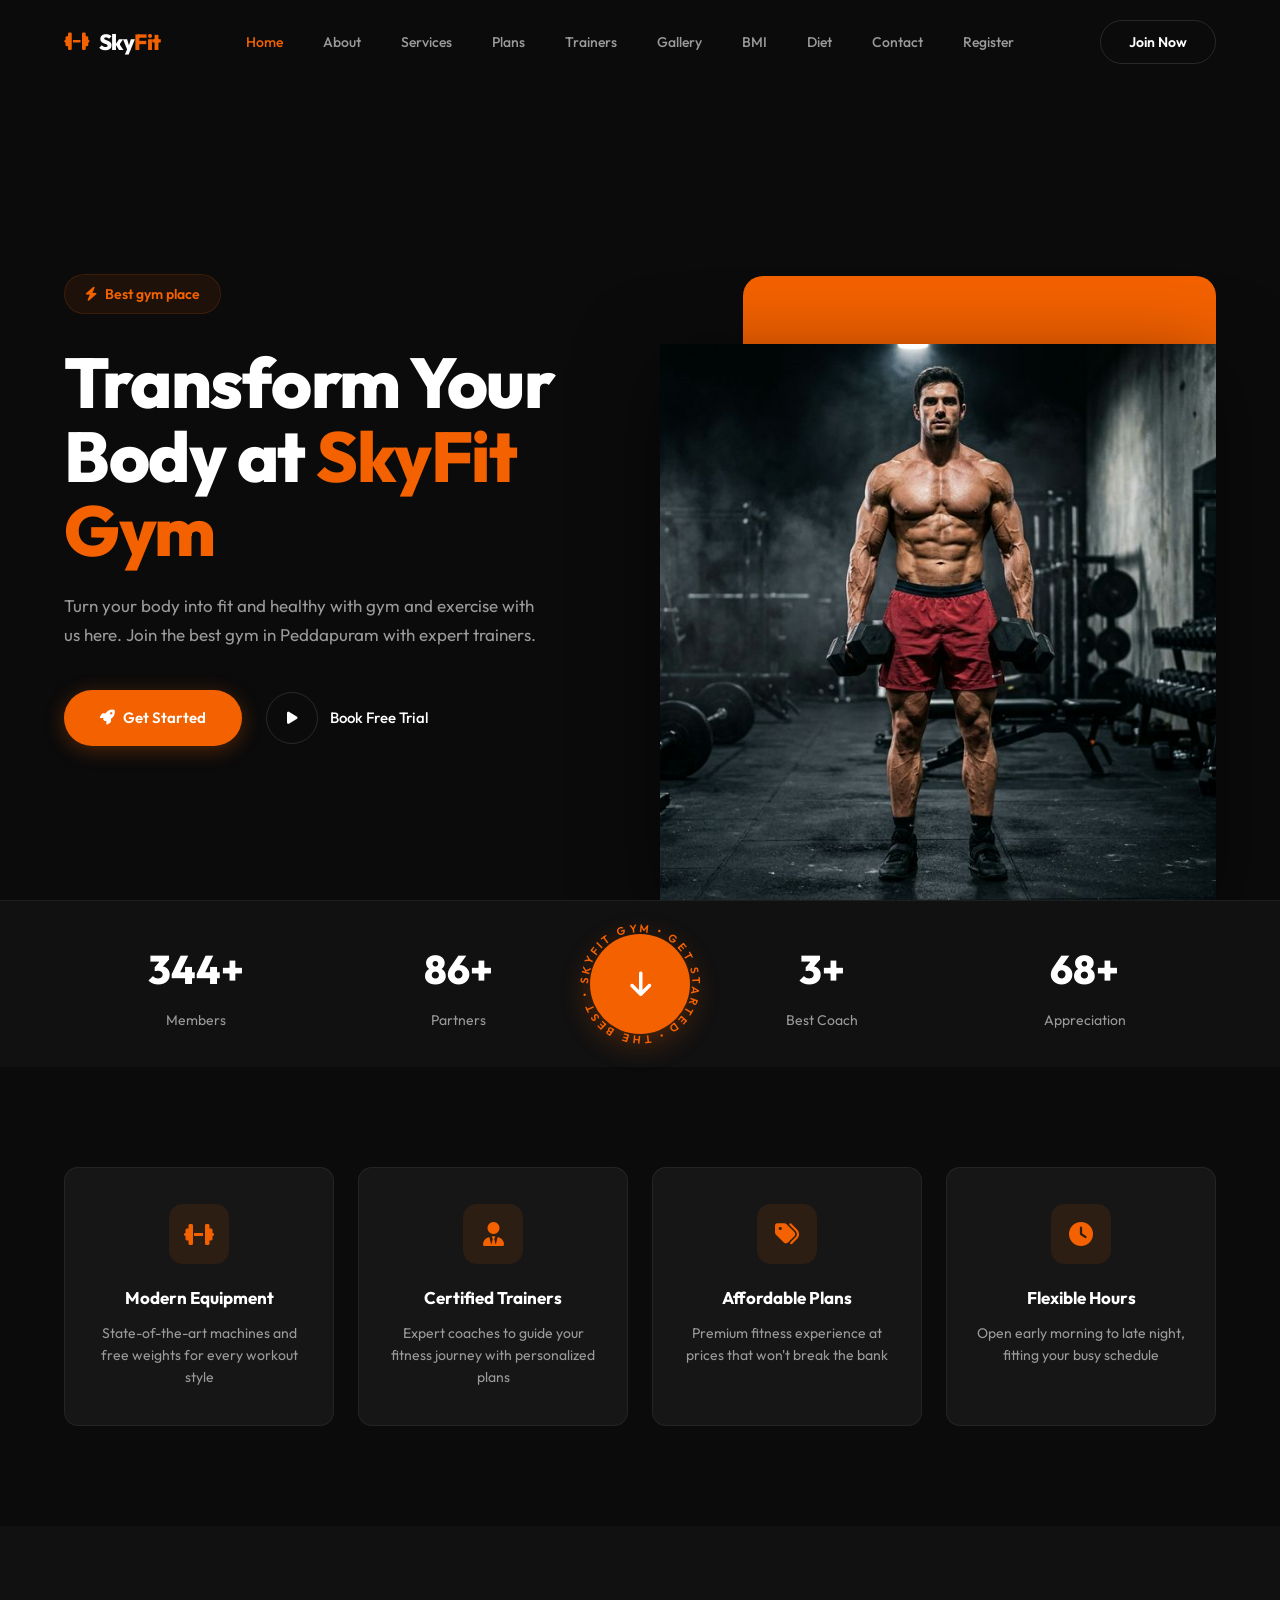
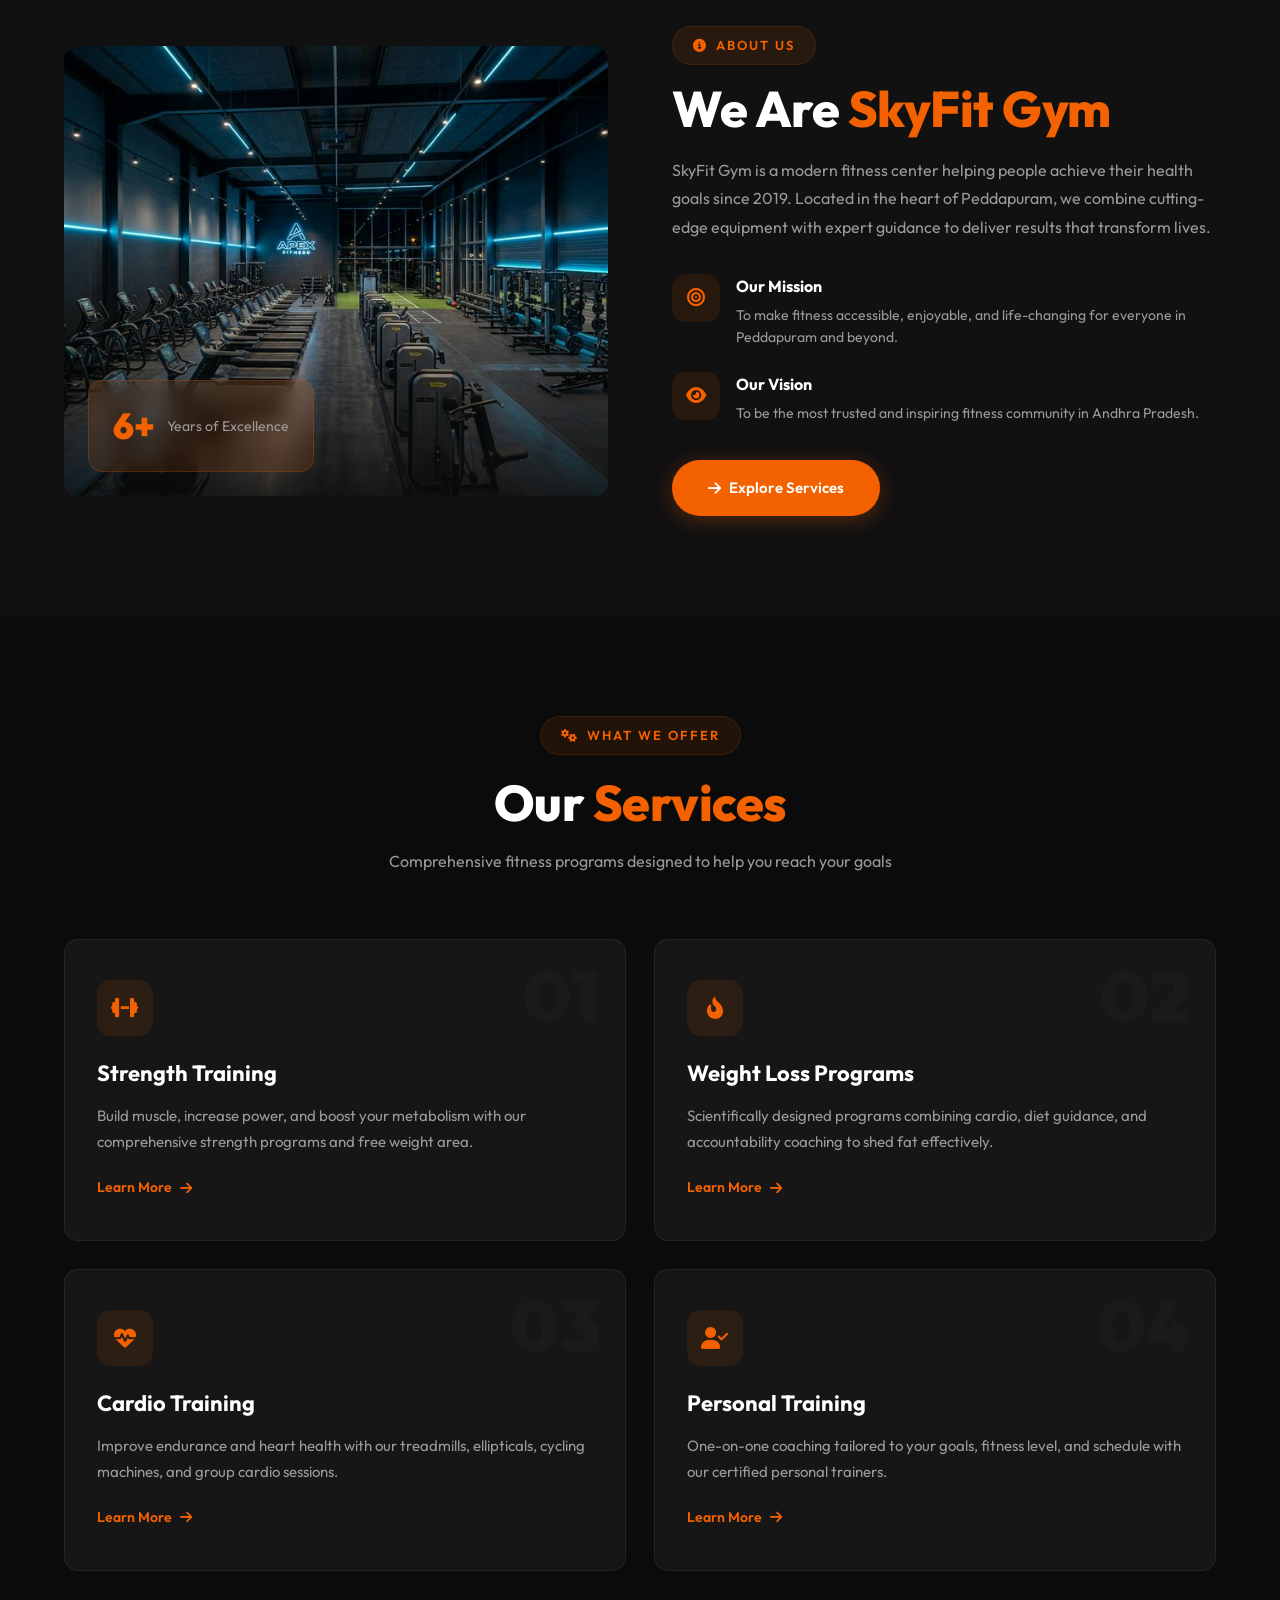
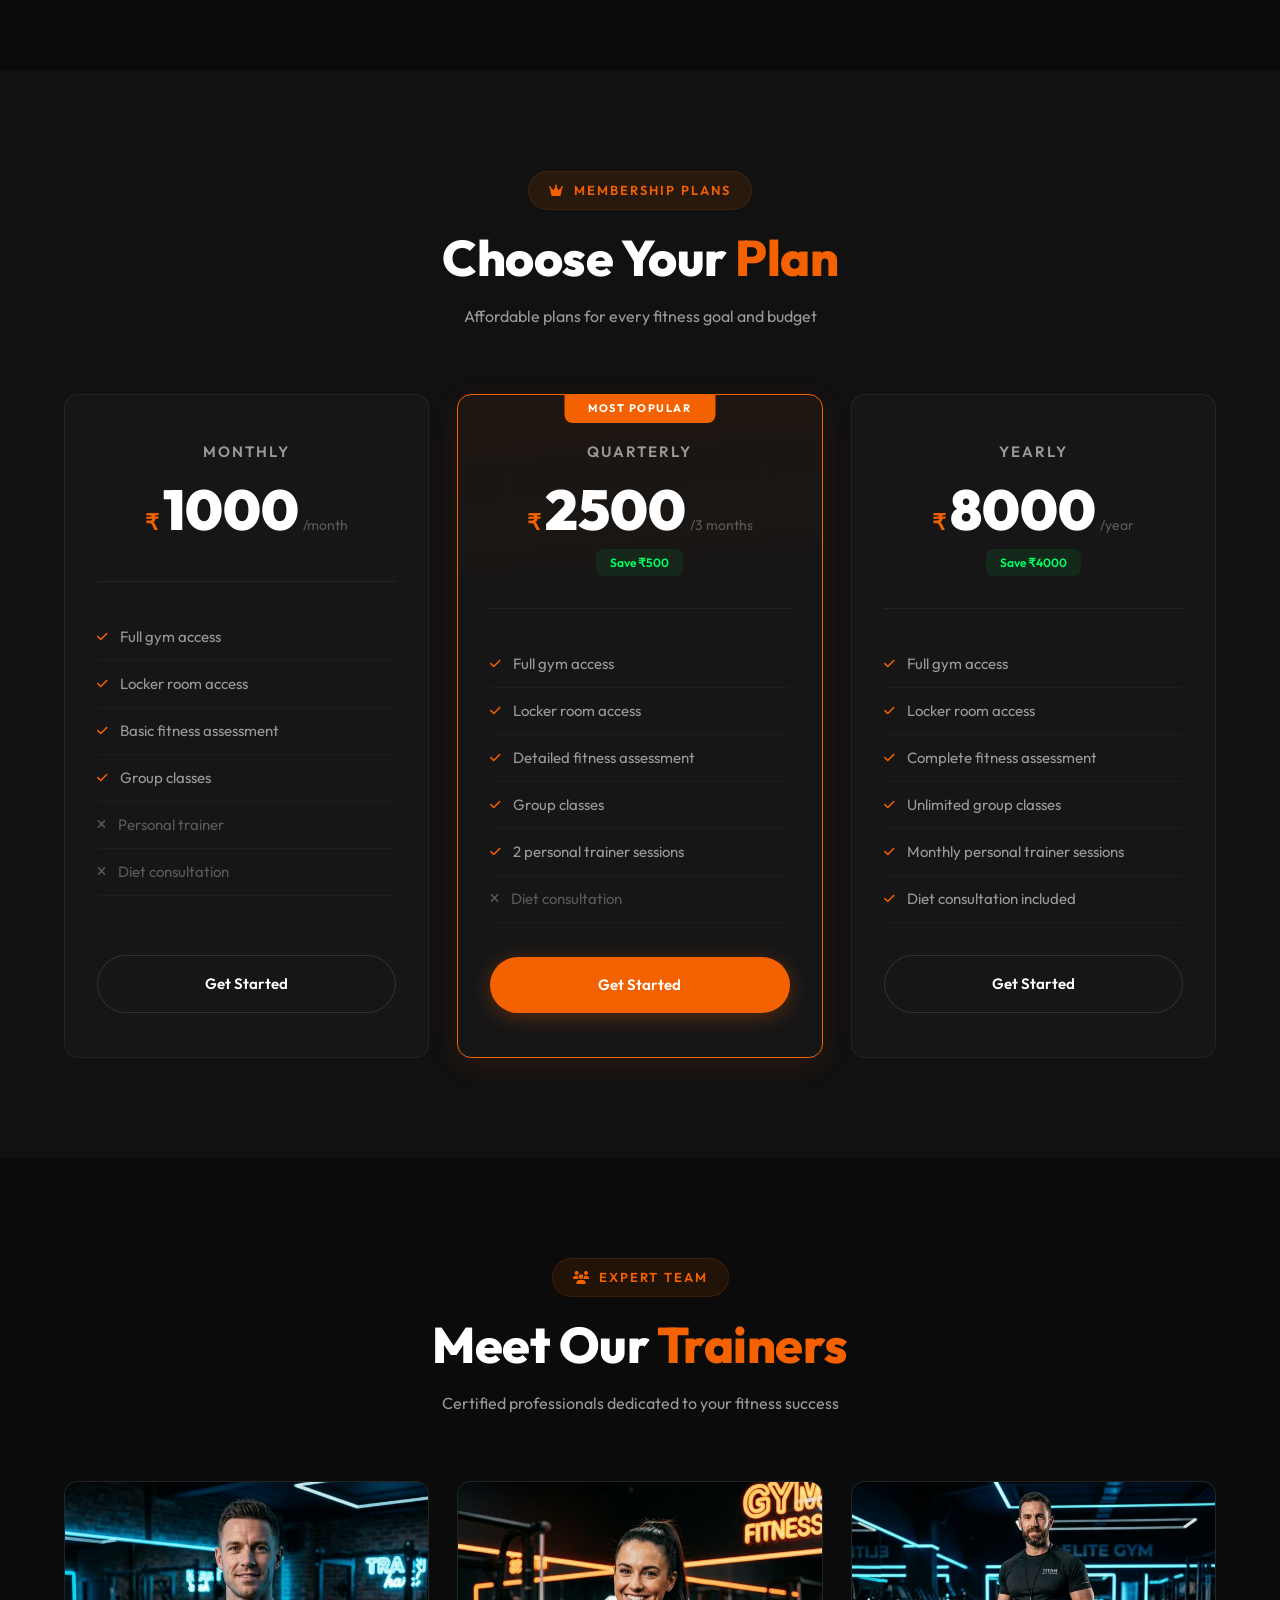
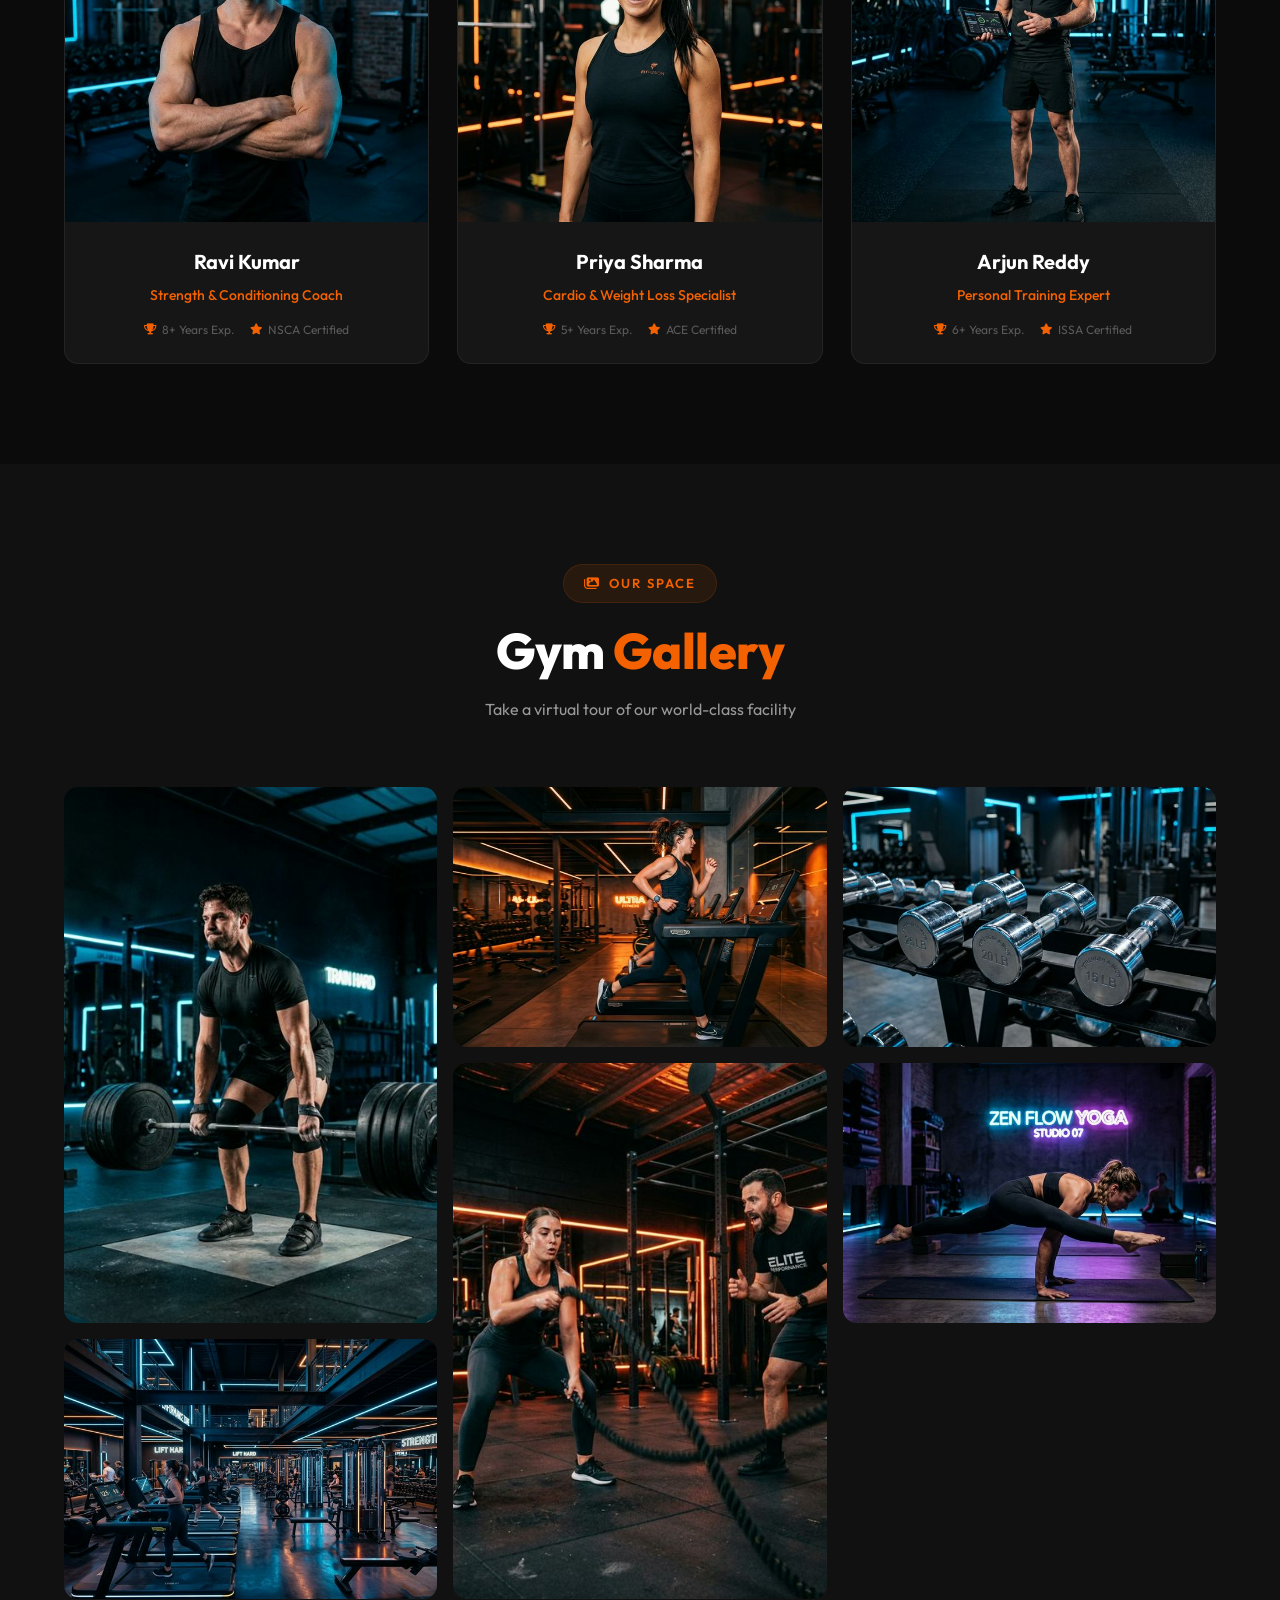
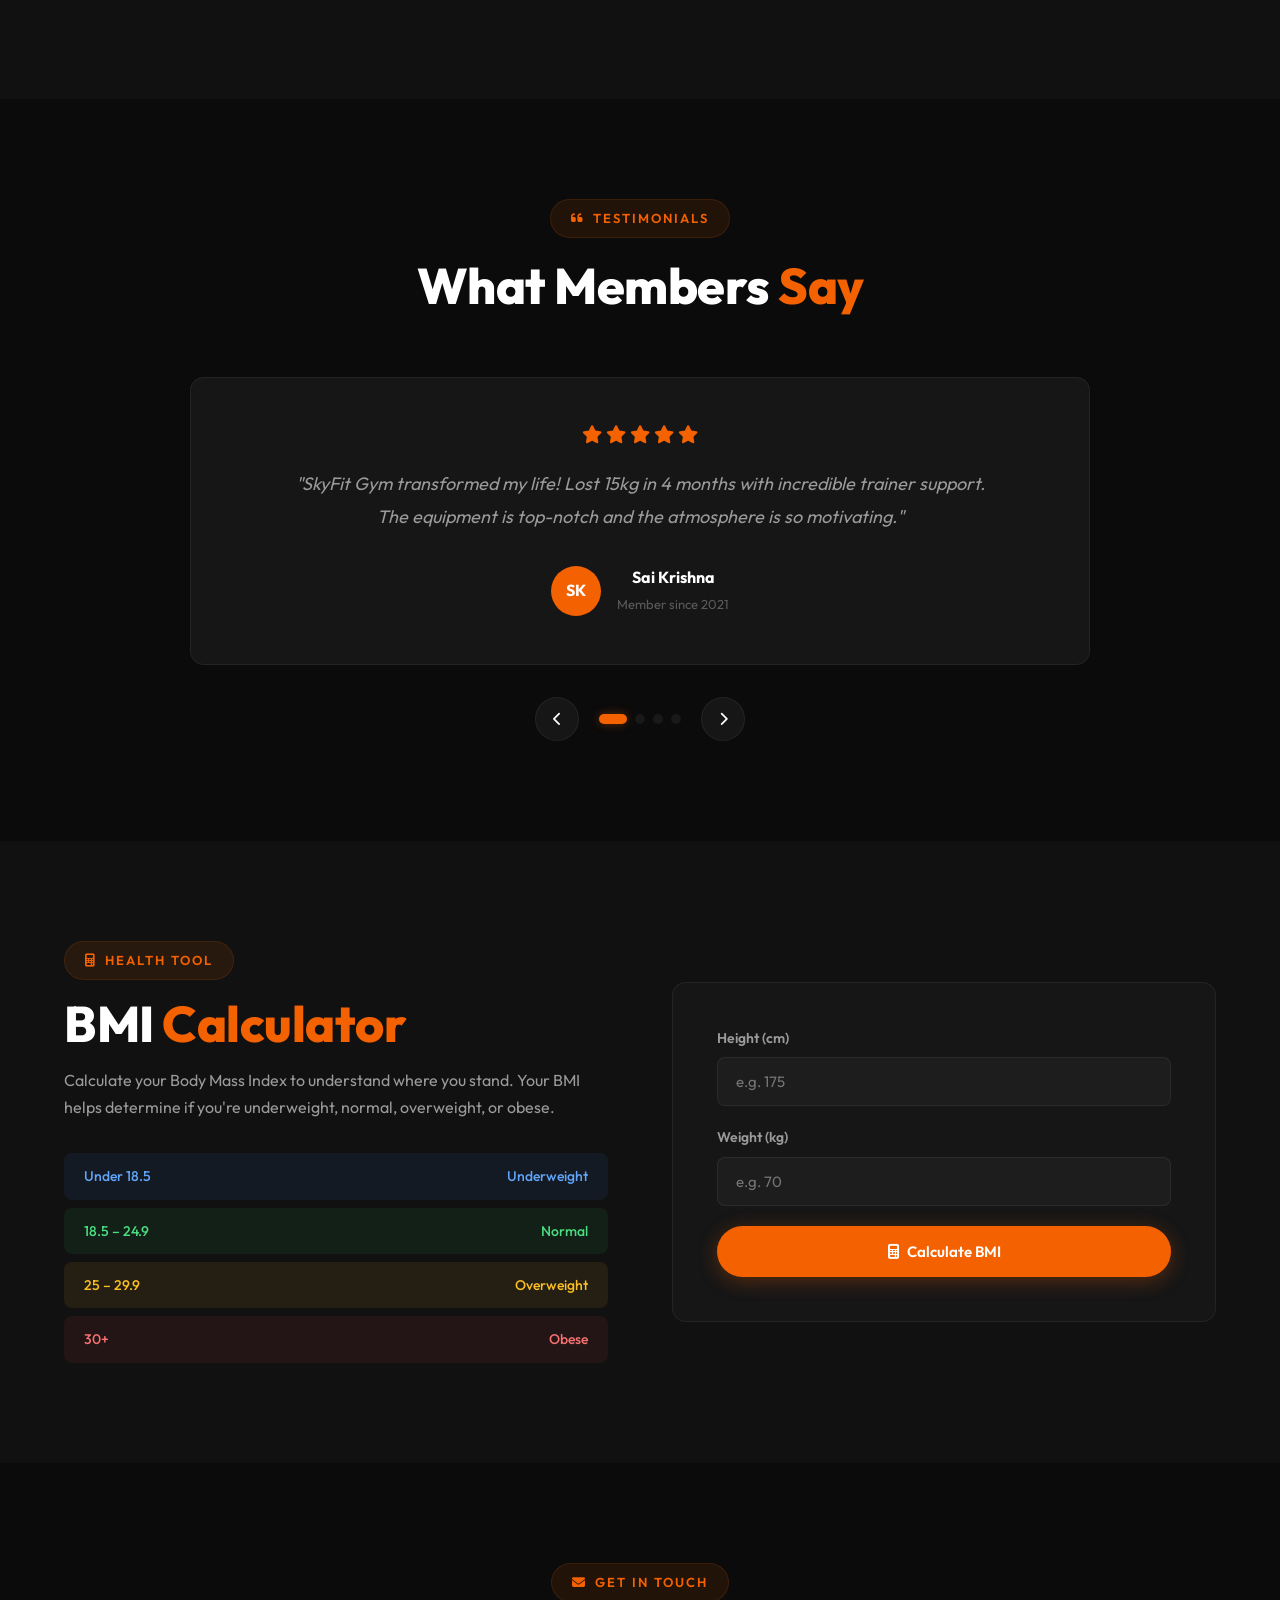
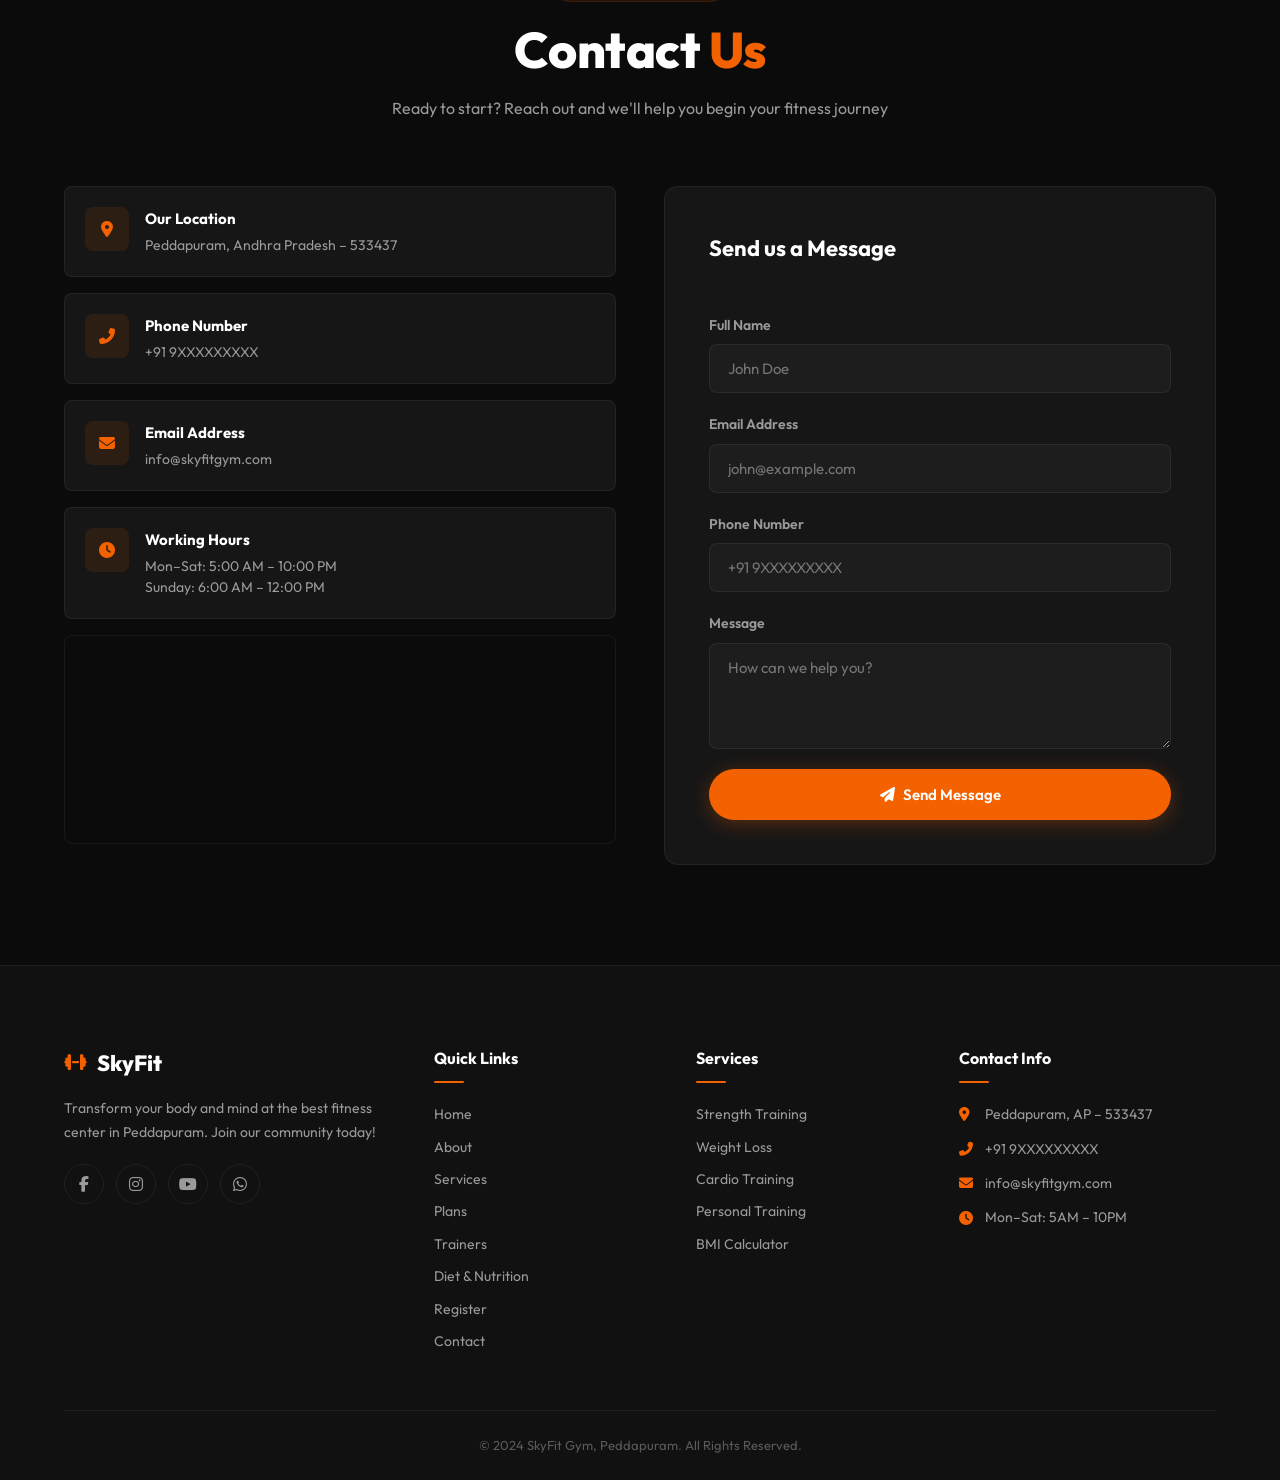
<file: index.html>
<!DOCTYPE html>
<html lang="en">
<head>
  <meta charset="UTF-8">
  <meta name="viewport" content="width=device-width, initial-scale=1.0">
  <title>SkyFit Gym – Peddapuram | Transform Your Body</title>
  <meta name="description" content="SkyFit Gym is the best fitness center in Peddapuram, Andhra Pradesh. Join us for strength training, cardio, personal training, and more. Affordable plans starting at ₹1000/month.">
  <link rel="preconnect" href="https://fonts.googleapis.com">
  <link rel="preconnect" href="https://fonts.gstatic.com" crossorigin>
  <link href="https://fonts.googleapis.com/css2?family=Outfit:wght@300;400;500;600;700;800;900&display=swap" rel="stylesheet">
  <link rel="stylesheet" href="https://cdnjs.cloudflare.com/ajax/libs/font-awesome/6.5.1/css/all.min.css">
  <link rel="stylesheet" href="style.css">
</head>
<body>
  <!-- Preloader -->
  <div id="preloader">
    <div class="loader">
      <div class="loader-ring"></div>
      <span class="loader-text">SKYFIT</span>
    </div>
  </div>

  <!-- Navbar -->
  <nav class="navbar" id="navbar">
    <div class="nav-container">
      <a href="#home" class="nav-logo">
        <i class="fas fa-dumbbell"></i>
        <span>Sky<span class="accent">Fit</span></span>
      </a>
      <ul class="nav-menu" id="navMenu">
        <li><a href="#home" class="nav-link active">Home</a></li>
        <li><a href="#about" class="nav-link">About</a></li>
        <li><a href="#services" class="nav-link">Services</a></li>
        <li><a href="#membership" class="nav-link">Plans</a></li>
        <li><a href="#trainers" class="nav-link">Trainers</a></li>
        <li><a href="#gallery" class="nav-link">Gallery</a></li>
        <li><a href="index.html#bmi" class="nav-link">BMI</a></li>
        <li><a href="diet.html" class="nav-link">Diet</a></li>
        <li><a href="#contact" class="nav-link">Contact</a></li>
        <li><a href="register.html" class="nav-link">Register</a></li>
      </ul>
      <a href="register.html" class="nav-cta">Join Now</a>
      <button class="hamburger" id="hamburger" aria-label="Toggle navigation menu">
        <span class="bar"></span>
        <span class="bar"></span>
        <span class="bar"></span>
      </button>
    </div>
  </nav>

  <!-- Hero Section -->
  <section id="home" class="hero">
    <div class="hero-bg"></div>
    <div class="hero-particles" id="heroParticles"></div>
    <div class="hero-content">
      <div class="hero-inner">
        <div class="hero-text">
          <div class="hero-badge animate-on-scroll">
            <i class="fas fa-bolt"></i>
            <span>Best gym place</span>
          </div>
          <h1 class="hero-title animate-on-scroll">
            Transform Your Body at <span class="accent-text">SkyFit Gym</span>
          </h1>
          <p class="hero-subtitle animate-on-scroll">
            Turn your body into fit and healthy with gym and exercise with us here. Join the best gym in Peddapuram with expert trainers.
          </p>
          <div class="hero-buttons animate-on-scroll">
            <a href="#membership" class="btn btn-primary">
              <i class="fas fa-rocket"></i> Get Started
            </a>
            <button class="btn-play" id="bookTrialBtn">
              <span class="play-circle"><i class="fas fa-play"></i></span>
              <span>Book Free Trial</span>
            </button>
          </div>
        </div>
        <div class="hero-image-wrapper animate-on-scroll">
          <div class="hero-image-bg"></div>
          <img src="images/hero-trainer.png" alt="SkyFit Gym Trainer">
        </div>
      </div>
    </div>
  </section>

  <!-- Stats Bar -->
  <div class="hero-stats-bar">
    <div class="stats-inner">
      <div class="stat-item animate-on-scroll">
        <span class="stat-number" data-count="500">0</span><span style="font-size:40px;font-weight:800;">+</span>
        <span class="stat-label">Members</span>
      </div>
      <div class="stat-item animate-on-scroll">
        <span class="stat-number" data-count="125">0</span><span style="font-size:40px;font-weight:800;">+</span>
        <span class="stat-label">Partners</span>
      </div>
      <a href="#membership" class="stats-circle">
        <div class="stats-circle-text">
          <svg viewBox="0 0 130 130">
            <path id="circlePath" d="M 65,65 m -52,0 a 52,52 0 1,1 104,0 a 52,52 0 1,1 -104,0" fill="none"/>
            <text>
              <textPath href="#circlePath">SkyFit Gym • Get Started • The best •&nbsp;</textPath>
            </text>
          </svg>
        </div>
        <i class="fas fa-arrow-down"></i>
      </a>
      <div class="stat-item animate-on-scroll">
        <span class="stat-number" data-count="5">0</span><span style="font-size:40px;font-weight:800;">+</span>
        <span class="stat-label">Best Coach</span>
      </div>
      <div class="stat-item animate-on-scroll">
        <span class="stat-number" data-count="100">0</span><span style="font-size:40px;font-weight:800;">+</span>
        <span class="stat-label">Appreciation</span>
      </div>
    </div>
  </div>

  <!-- Features Section -->
  <section class="features">
    <div class="container">
      <div class="features-grid">
        <div class="feature-card animate-on-scroll">
          <div class="feature-icon">
            <i class="fas fa-dumbbell"></i>
          </div>
          <h3>Modern Equipment</h3>
          <p>State-of-the-art machines and free weights for every workout style</p>
        </div>
        <div class="feature-card animate-on-scroll">
          <div class="feature-icon orange">
            <i class="fas fa-user-tie"></i>
          </div>
          <h3>Certified Trainers</h3>
          <p>Expert coaches to guide your fitness journey with personalized plans</p>
        </div>
        <div class="feature-card animate-on-scroll">
          <div class="feature-icon">
            <i class="fas fa-tags"></i>
          </div>
          <h3>Affordable Plans</h3>
          <p>Premium fitness experience at prices that won't break the bank</p>
        </div>
        <div class="feature-card animate-on-scroll">
          <div class="feature-icon orange">
            <i class="fas fa-clock"></i>
          </div>
          <h3>Flexible Hours</h3>
          <p>Open early morning to late night, fitting your busy schedule</p>
        </div>
      </div>
    </div>
  </section>

  <!-- About Section -->
  <section id="about" class="about">
    <div class="container">
      <div class="about-grid">
        <div class="about-image animate-on-scroll">
          <img src="images/about.png" alt="SkyFit Gym Interior">
          <div class="about-image-overlay">
            <div class="experience-badge">
              <span class="exp-number">6+</span>
              <span class="exp-text">Years of Excellence</span>
            </div>
          </div>
        </div>
        <div class="about-content animate-on-scroll">
          <span class="section-tag"><i class="fas fa-info-circle"></i> About Us</span>
          <h2 class="section-title">We Are <span class="accent-text">SkyFit Gym</span></h2>
          <p class="about-text">
            SkyFit Gym is a modern fitness center helping people achieve their health goals since 2019. Located in the heart of Peddapuram, we combine cutting-edge equipment with expert guidance to deliver results that transform lives.
          </p>
          <div class="about-features">
            <div class="about-feature">
              <div class="about-feature-icon"><i class="fas fa-bullseye"></i></div>
              <div>
                <h4>Our Mission</h4>
                <p>To make fitness accessible, enjoyable, and life-changing for everyone in Peddapuram and beyond.</p>
              </div>
            </div>
            <div class="about-feature">
              <div class="about-feature-icon"><i class="fas fa-eye"></i></div>
              <div>
                <h4>Our Vision</h4>
                <p>To be the most trusted and inspiring fitness community in Andhra Pradesh.</p>
              </div>
            </div>
          </div>
          <a href="#services" class="btn btn-primary"><i class="fas fa-arrow-right"></i> Explore Services</a>
        </div>
      </div>
    </div>
  </section>

  <!-- Services Section -->
  <section id="services" class="services">
    <div class="container">
      <div class="section-header animate-on-scroll">
        <span class="section-tag"><i class="fas fa-cogs"></i> What We Offer</span>
        <h2 class="section-title">Our <span class="accent-text">Services</span></h2>
        <p class="section-desc">Comprehensive fitness programs designed to help you reach your goals</p>
      </div>
      <div class="services-grid">
        <div class="service-card animate-on-scroll">
          <div class="service-icon"><i class="fas fa-dumbbell"></i></div>
          <div class="service-number">01</div>
          <h3>Strength Training</h3>
          <p>Build muscle, increase power, and boost your metabolism with our comprehensive strength programs and free weight area.</p>
          <a href="#contact" class="service-link">Learn More <i class="fas fa-arrow-right"></i></a>
        </div>
        <div class="service-card animate-on-scroll">
          <div class="service-icon orange"><i class="fas fa-fire-flame-curved"></i></div>
          <div class="service-number">02</div>
          <h3>Weight Loss Programs</h3>
          <p>Scientifically designed programs combining cardio, diet guidance, and accountability coaching to shed fat effectively.</p>
          <a href="#contact" class="service-link">Learn More <i class="fas fa-arrow-right"></i></a>
        </div>
        <div class="service-card animate-on-scroll">
          <div class="service-icon"><i class="fas fa-heartbeat"></i></div>
          <div class="service-number">03</div>
          <h3>Cardio Training</h3>
          <p>Improve endurance and heart health with our treadmills, ellipticals, cycling machines, and group cardio sessions.</p>
          <a href="#contact" class="service-link">Learn More <i class="fas fa-arrow-right"></i></a>
        </div>
        <div class="service-card animate-on-scroll">
          <div class="service-icon orange"><i class="fas fa-user-check"></i></div>
          <div class="service-number">04</div>
          <h3>Personal Training</h3>
          <p>One-on-one coaching tailored to your goals, fitness level, and schedule with our certified personal trainers.</p>
          <a href="#contact" class="service-link">Learn More <i class="fas fa-arrow-right"></i></a>
        </div>
      </div>
    </div>
  </section>

  <!-- Membership Section -->
  <section id="membership" class="membership">
    <div class="container">
      <div class="section-header animate-on-scroll">
        <span class="section-tag"><i class="fas fa-crown"></i> Membership Plans</span>
        <h2 class="section-title">Choose Your <span class="accent-text">Plan</span></h2>
        <p class="section-desc">Affordable plans for every fitness goal and budget</p>
      </div>
      <div class="pricing-grid">
        <div class="pricing-card animate-on-scroll">
          <div class="pricing-header">
            <span class="plan-name">Monthly</span>
            <div class="plan-price">
              <span class="currency">₹</span>
              <span class="amount">1000</span>
              <span class="period">/month</span>
            </div>
          </div>
          <ul class="plan-features">
            <li><i class="fas fa-check"></i> Full gym access</li>
            <li><i class="fas fa-check"></i> Locker room access</li>
            <li><i class="fas fa-check"></i> Basic fitness assessment</li>
            <li><i class="fas fa-check"></i> Group classes</li>
            <li class="disabled"><i class="fas fa-times"></i> Personal trainer</li>
            <li class="disabled"><i class="fas fa-times"></i> Diet consultation</li>
          </ul>
          <a href="register.html?plan=monthly" class="btn btn-outline btn-block">Get Started</a>
        </div>
        <div class="pricing-card popular animate-on-scroll">
          <div class="popular-badge">Most Popular</div>
          <div class="pricing-header">
            <span class="plan-name">Quarterly</span>
            <div class="plan-price">
              <span class="currency">₹</span>
              <span class="amount">2500</span>
              <span class="period">/3 months</span>
            </div>
            <span class="plan-savings">Save ₹500</span>
          </div>
          <ul class="plan-features">
            <li><i class="fas fa-check"></i> Full gym access</li>
            <li><i class="fas fa-check"></i> Locker room access</li>
            <li><i class="fas fa-check"></i> Detailed fitness assessment</li>
            <li><i class="fas fa-check"></i> Group classes</li>
            <li><i class="fas fa-check"></i> 2 personal trainer sessions</li>
            <li class="disabled"><i class="fas fa-times"></i> Diet consultation</li>
          </ul>
          <a href="register.html?plan=quarterly" class="btn btn-primary btn-block">Get Started</a>
        </div>
        <div class="pricing-card animate-on-scroll">
          <div class="pricing-header">
            <span class="plan-name">Yearly</span>
            <div class="plan-price">
              <span class="currency">₹</span>
              <span class="amount">8000</span>
              <span class="period">/year</span>
            </div>
            <span class="plan-savings">Save ₹4000</span>
          </div>
          <ul class="plan-features">
            <li><i class="fas fa-check"></i> Full gym access</li>
            <li><i class="fas fa-check"></i> Locker room access</li>
            <li><i class="fas fa-check"></i> Complete fitness assessment</li>
            <li><i class="fas fa-check"></i> Unlimited group classes</li>
            <li><i class="fas fa-check"></i> Monthly personal trainer sessions</li>
            <li><i class="fas fa-check"></i> Diet consultation included</li>
          </ul>
          <a href="register.html?plan=yearly" class="btn btn-outline btn-block">Get Started</a>
        </div>
      </div>
    </div>
  </section>

  <!-- Trainers Section -->
  <section id="trainers" class="trainers">
    <div class="container">
      <div class="section-header animate-on-scroll">
        <span class="section-tag"><i class="fas fa-users"></i> Expert Team</span>
        <h2 class="section-title">Meet Our <span class="accent-text">Trainers</span></h2>
        <p class="section-desc">Certified professionals dedicated to your fitness success</p>
      </div>
      <div class="trainers-grid">
        <div class="trainer-card animate-on-scroll">
          <div class="trainer-image">
            <img src="images/trainer1.png" alt="Trainer Ravi Kumar">
            <div class="trainer-overlay">
              <div class="trainer-socials">
                <a href="#"><i class="fab fa-instagram"></i></a>
                <a href="#"><i class="fab fa-facebook-f"></i></a>
                <a href="#"><i class="fab fa-whatsapp"></i></a>
              </div>
            </div>
          </div>
          <div class="trainer-info">
            <h3>Ravi Kumar</h3>
            <span class="trainer-role">Strength & Conditioning Coach</span>
            <div class="trainer-meta">
              <span><i class="fas fa-trophy"></i> 8+ Years Exp.</span>
              <span><i class="fas fa-star"></i> NSCA Certified</span>
            </div>
          </div>
        </div>
        <div class="trainer-card animate-on-scroll">
          <div class="trainer-image">
            <img src="images/trainer2.png" alt="Trainer Priya Sharma">
            <div class="trainer-overlay">
              <div class="trainer-socials">
                <a href="#"><i class="fab fa-instagram"></i></a>
                <a href="#"><i class="fab fa-facebook-f"></i></a>
                <a href="#"><i class="fab fa-whatsapp"></i></a>
              </div>
            </div>
          </div>
          <div class="trainer-info">
            <h3>Priya Sharma</h3>
            <span class="trainer-role">Cardio & Weight Loss Specialist</span>
            <div class="trainer-meta">
              <span><i class="fas fa-trophy"></i> 5+ Years Exp.</span>
              <span><i class="fas fa-star"></i> ACE Certified</span>
            </div>
          </div>
        </div>
        <div class="trainer-card animate-on-scroll">
          <div class="trainer-image">
            <img src="images/trainer3.png" alt="Trainer Arjun Reddy">
            <div class="trainer-overlay">
              <div class="trainer-socials">
                <a href="#"><i class="fab fa-instagram"></i></a>
                <a href="#"><i class="fab fa-facebook-f"></i></a>
                <a href="#"><i class="fab fa-whatsapp"></i></a>
              </div>
            </div>
          </div>
          <div class="trainer-info">
            <h3>Arjun Reddy</h3>
            <span class="trainer-role">Personal Training Expert</span>
            <div class="trainer-meta">
              <span><i class="fas fa-trophy"></i> 6+ Years Exp.</span>
              <span><i class="fas fa-star"></i> ISSA Certified</span>
            </div>
          </div>
        </div>
      </div>
    </div>
  </section>

  <!-- Gallery Section -->
  <section id="gallery" class="gallery">
    <div class="container">
      <div class="section-header animate-on-scroll">
        <span class="section-tag"><i class="fas fa-images"></i> Our Space</span>
        <h2 class="section-title">Gym <span class="accent-text">Gallery</span></h2>
        <p class="section-desc">Take a virtual tour of our world-class facility</p>
      </div>
      <div class="gallery-grid animate-on-scroll">
        <div class="gallery-item large">
          <img src="images/gallery1.png" alt="Strength Training Area" loading="lazy">
          <div class="gallery-item-overlay"><span>Strength Zone</span></div>
        </div>
        <div class="gallery-item">
          <img src="images/gallery2.png" alt="Cardio Section" loading="lazy">
          <div class="gallery-item-overlay"><span>Cardio Area</span></div>
        </div>
        <div class="gallery-item">
          <img src="images/gallery3.png" alt="Free Weights" loading="lazy">
          <div class="gallery-item-overlay"><span>Free Weights</span></div>
        </div>
        <div class="gallery-item tall">
          <img src="images/gallery4.png" alt="Personal Training" loading="lazy">
          <div class="gallery-item-overlay"><span>Training Zone</span></div>
        </div>
        <div class="gallery-item">
          <img src="images/gallery5.png" alt="Yoga Studio" loading="lazy">
          <div class="gallery-item-overlay"><span>Yoga Studio</span></div>
        </div>
        <div class="gallery-item">
          <img src="images/hero.png" alt="Main Gym Floor" loading="lazy">
          <div class="gallery-item-overlay"><span>Main Floor</span></div>
        </div>
      </div>
    </div>
  </section>

  <!-- Testimonials Section -->
  <section class="testimonials">
    <div class="container">
      <div class="section-header animate-on-scroll">
        <span class="section-tag"><i class="fas fa-quote-left"></i> Testimonials</span>
        <h2 class="section-title">What Members <span class="accent-text">Say</span></h2>
      </div>
      <div class="testimonial-carousel animate-on-scroll" id="testimonialCarousel">
        <div class="testimonial-track" id="testimonialTrack">
          <div class="testimonial-card">
            <div class="testimonial-stars">
              <i class="fas fa-star"></i><i class="fas fa-star"></i><i class="fas fa-star"></i><i class="fas fa-star"></i><i class="fas fa-star"></i>
            </div>
            <p class="testimonial-text">"SkyFit Gym transformed my life! Lost 15kg in 4 months with incredible trainer support. The equipment is top-notch and the atmosphere is so motivating."</p>
            <div class="testimonial-author">
              <div class="author-avatar">SK</div>
              <div>
                <h4>Sai Krishna</h4>
                <span>Member since 2021</span>
              </div>
            </div>
          </div>
          <div class="testimonial-card">
            <div class="testimonial-stars">
              <i class="fas fa-star"></i><i class="fas fa-star"></i><i class="fas fa-star"></i><i class="fas fa-star"></i><i class="fas fa-star"></i>
            </div>
            <p class="testimonial-text">"Best gym in Peddapuram! The trainers are extremely knowledgeable and friendly. Love the clean environment and modern equipment."</p>
            <div class="testimonial-author">
              <div class="author-avatar">ML</div>
              <div>
                <h4>Mounika Lakshmi</h4>
                <span>Member since 2022</span>
              </div>
            </div>
          </div>
          <div class="testimonial-card">
            <div class="testimonial-stars">
              <i class="fas fa-star"></i><i class="fas fa-star"></i><i class="fas fa-star"></i><i class="fas fa-star"></i><i class="fas fa-star-half-alt"></i>
            </div>
            <p class="testimonial-text">"I joined SkyFit for personal training and the results have been amazing. Gained 8kg of muscle in 6 months. Worth every rupee!"</p>
            <div class="testimonial-author">
              <div class="author-avatar">VR</div>
              <div>
                <h4>Venkat Rao</h4>
                <span>Member since 2020</span>
              </div>
            </div>
          </div>
          <div class="testimonial-card">
            <div class="testimonial-stars">
              <i class="fas fa-star"></i><i class="fas fa-star"></i><i class="fas fa-star"></i><i class="fas fa-star"></i><i class="fas fa-star"></i>
            </div>
            <p class="testimonial-text">"As a woman, I felt very comfortable training here. The staff is respectful and the separate training area for women is a great touch!"</p>
            <div class="testimonial-author">
              <div class="author-avatar">DS</div>
              <div>
                <h4>Divya Sree</h4>
                <span>Member since 2023</span>
              </div>
            </div>
          </div>
        </div>
        <div class="carousel-controls">
          <button class="carousel-btn prev" id="prevBtn" aria-label="Previous testimonial"><i class="fas fa-chevron-left"></i></button>
          <div class="carousel-dots" id="carouselDots"></div>
          <button class="carousel-btn next" id="nextBtn" aria-label="Next testimonial"><i class="fas fa-chevron-right"></i></button>
        </div>
      </div>
    </div>
  </section>

  <!-- BMI Calculator -->
  <section id="bmi" class="bmi-section">
    <div class="container">
      <div class="bmi-grid">
        <div class="bmi-info animate-on-scroll">
          <span class="section-tag"><i class="fas fa-calculator"></i> Health Tool</span>
          <h2 class="section-title">BMI <span class="accent-text">Calculator</span></h2>
          <p>Calculate your Body Mass Index to understand where you stand. Your BMI helps determine if you're underweight, normal, overweight, or obese.</p>
          <div class="bmi-chart">
            <div class="bmi-range underweight"><span>Under 18.5</span><span>Underweight</span></div>
            <div class="bmi-range normal"><span>18.5 – 24.9</span><span>Normal</span></div>
            <div class="bmi-range overweight"><span>25 – 29.9</span><span>Overweight</span></div>
            <div class="bmi-range obese"><span>30+</span><span>Obese</span></div>
          </div>
        </div>
        <div class="bmi-calculator animate-on-scroll">
          <form id="bmiForm" class="bmi-form">
            <div class="form-group">
              <label for="bmiHeight">Height (cm)</label>
              <input type="number" id="bmiHeight" placeholder="e.g. 175" required min="50" max="300">
            </div>
            <div class="form-group">
              <label for="bmiWeight">Weight (kg)</label>
              <input type="number" id="bmiWeight" placeholder="e.g. 70" required min="10" max="500">
            </div>
            <button type="submit" class="btn btn-primary btn-block">
              <i class="fas fa-calculator"></i> Calculate BMI
            </button>
          </form>
          <div class="bmi-result" id="bmiResult" style="display:none;">
            <div class="bmi-value" id="bmiValue"></div>
            <div class="bmi-category" id="bmiCategory"></div>
            <div class="bmi-message" id="bmiMessage"></div>
          </div>
        </div>
      </div>
    </div>
  </section>

  <!-- Contact Section -->
  <section id="contact" class="contact">
    <div class="container">
      <div class="section-header animate-on-scroll">
        <span class="section-tag"><i class="fas fa-envelope"></i> Get in Touch</span>
        <h2 class="section-title">Contact <span class="accent-text">Us</span></h2>
        <p class="section-desc">Ready to start? Reach out and we'll help you begin your fitness journey</p>
      </div>
      <div class="contact-grid">
        <div class="contact-info animate-on-scroll">
          <div class="contact-card">
            <div class="contact-icon"><i class="fas fa-map-marker-alt"></i></div>
            <div>
              <h4>Our Location</h4>
              <p>Peddapuram, Andhra Pradesh – 533437</p>
            </div>
          </div>
          <div class="contact-card">
            <div class="contact-icon"><i class="fas fa-phone-alt"></i></div>
            <div>
              <h4>Phone Number</h4>
              <p>+91 9XXXXXXXXX</p>
            </div>
          </div>
          <div class="contact-card">
            <div class="contact-icon"><i class="fas fa-envelope"></i></div>
            <div>
              <h4>Email Address</h4>
              <p>info@skyfitgym.com</p>
            </div>
          </div>
          <div class="contact-card">
            <div class="contact-icon"><i class="fas fa-clock"></i></div>
            <div>
              <h4>Working Hours</h4>
              <p>Mon–Sat: 5:00 AM – 10:00 PM<br>Sunday: 6:00 AM – 12:00 PM</p>
            </div>
          </div>
          <div class="map-container">
            <iframe src="https://www.google.com/maps/embed?pb=!1m18!1m12!1m3!1d30528.70752938!2d82.1164!3d17.0741!2m3!1f0!2f0!3f0!3m2!1i1024!2i768!4f13.1!3m3!1m2!1s0x3a37a5db8a4a0e29%3A0x4d4e69b2a39c2db3!2sPeddapuram%2C%20Andhra%20Pradesh!5e0!3m2!1sen!2sin!4v1700000000000!5m2!1sen!2sin" width="100%" height="200" style="border:0; border-radius: 12px;" allowfullscreen loading="lazy" referrerpolicy="no-referrer-when-downgrade" title="SkyFit Gym Location"></iframe>
          </div>
        </div>
        <div class="contact-form-wrapper animate-on-scroll">
          <form id="contactForm" class="contact-form">
            <h3>Send us a Message</h3>
            <div class="form-group">
              <label for="contactName">Full Name</label>
              <input type="text" id="contactName" placeholder="John Doe" required>
            </div>
            <div class="form-group">
              <label for="contactEmail">Email Address</label>
              <input type="email" id="contactEmail" placeholder="john@example.com" required>
            </div>
            <div class="form-group">
              <label for="contactPhone">Phone Number</label>
              <input type="tel" id="contactPhone" placeholder="+91 9XXXXXXXXX">
            </div>
            <div class="form-group">
              <label for="contactMessage">Message</label>
              <textarea id="contactMessage" rows="4" placeholder="How can we help you?" required></textarea>
            </div>
            <button type="submit" class="btn btn-primary btn-block">
              <i class="fas fa-paper-plane"></i> Send Message
            </button>
          </form>
        </div>
      </div>
    </div>
  </section>

  <!-- Book Free Trial Modal -->
  <div class="modal-overlay" id="trialModal">
    <div class="modal">
      <button class="modal-close" id="modalClose" aria-label="Close modal"><i class="fas fa-times"></i></button>
      <h3><i class="fas fa-calendar-check"></i> Book Your Free Trial</h3>
      <p>Experience SkyFit Gym for free! Fill in your details and we'll schedule your trial session.</p>
      <form id="trialForm">
        <div class="form-group">
          <label for="trialName">Full Name</label>
          <input type="text" id="trialName" placeholder="Your name" required>
        </div>
        <div class="form-group">
          <label for="trialPhone">Phone Number</label>
          <input type="tel" id="trialPhone" placeholder="+91 9XXXXXXXXX" required>
        </div>
        <div class="form-group">
          <label for="trialDate">Preferred Date</label>
          <input type="date" id="trialDate" required>
        </div>
        <button type="submit" class="btn btn-primary btn-block">
          <i class="fas fa-check"></i> Book Trial
        </button>
      </form>
    </div>
  </div>

  <!-- Footer -->
  <footer class="footer">
    <div class="container">
      <div class="footer-grid">
        <div class="footer-about">
          <a href="#home" class="footer-logo">
            <i class="fas fa-dumbbell"></i>
            <span>Sky<span class="accent">Fit</span></span>
          </a>
          <p>Transform your body and mind at the best fitness center in Peddapuram. Join our community today!</p>
          <div class="footer-socials">
            <a href="#" aria-label="Facebook"><i class="fab fa-facebook-f"></i></a>
            <a href="#" aria-label="Instagram"><i class="fab fa-instagram"></i></a>
            <a href="#" aria-label="YouTube"><i class="fab fa-youtube"></i></a>
            <a href="#" aria-label="WhatsApp"><i class="fab fa-whatsapp"></i></a>
          </div>
        </div>
        <div class="footer-links">
          <h4>Quick Links</h4>
          <ul>
            <li><a href="#home">Home</a></li>
            <li><a href="#about">About</a></li>
            <li><a href="#services">Services</a></li>
            <li><a href="#membership">Plans</a></li>
            <li><a href="#trainers">Trainers</a></li>
            <li><a href="diet.html">Diet & Nutrition</a></li>
            <li><a href="register.html">Register</a></li>
            <li><a href="#contact">Contact</a></li>
          </ul>
        </div>
        <div class="footer-links">
          <h4>Services</h4>
          <ul>
            <li><a href="#services">Strength Training</a></li>
            <li><a href="#services">Weight Loss</a></li>
            <li><a href="#services">Cardio Training</a></li>
            <li><a href="#services">Personal Training</a></li>
            <li><a href="#bmi">BMI Calculator</a></li>
          </ul>
        </div>
        <div class="footer-contact">
          <h4>Contact Info</h4>
          <p><i class="fas fa-map-marker-alt"></i> Peddapuram, AP – 533437</p>
          <p><i class="fas fa-phone-alt"></i> +91 9XXXXXXXXX</p>
          <p><i class="fas fa-envelope"></i> info@skyfitgym.com</p>
          <p><i class="fas fa-clock"></i> Mon–Sat: 5AM – 10PM</p>
        </div>
      </div>
      <div class="footer-bottom">
        <p>&copy; 2024 SkyFit Gym, Peddapuram. All Rights Reserved.</p>
      </div>
    </div>
  </footer>

  <!-- Back to Top -->
  <button class="back-to-top" id="backToTop" aria-label="Back to top">
    <i class="fas fa-chevron-up"></i>
  </button>

  <script src="script.js"></script>
</body>
</html>
</file>
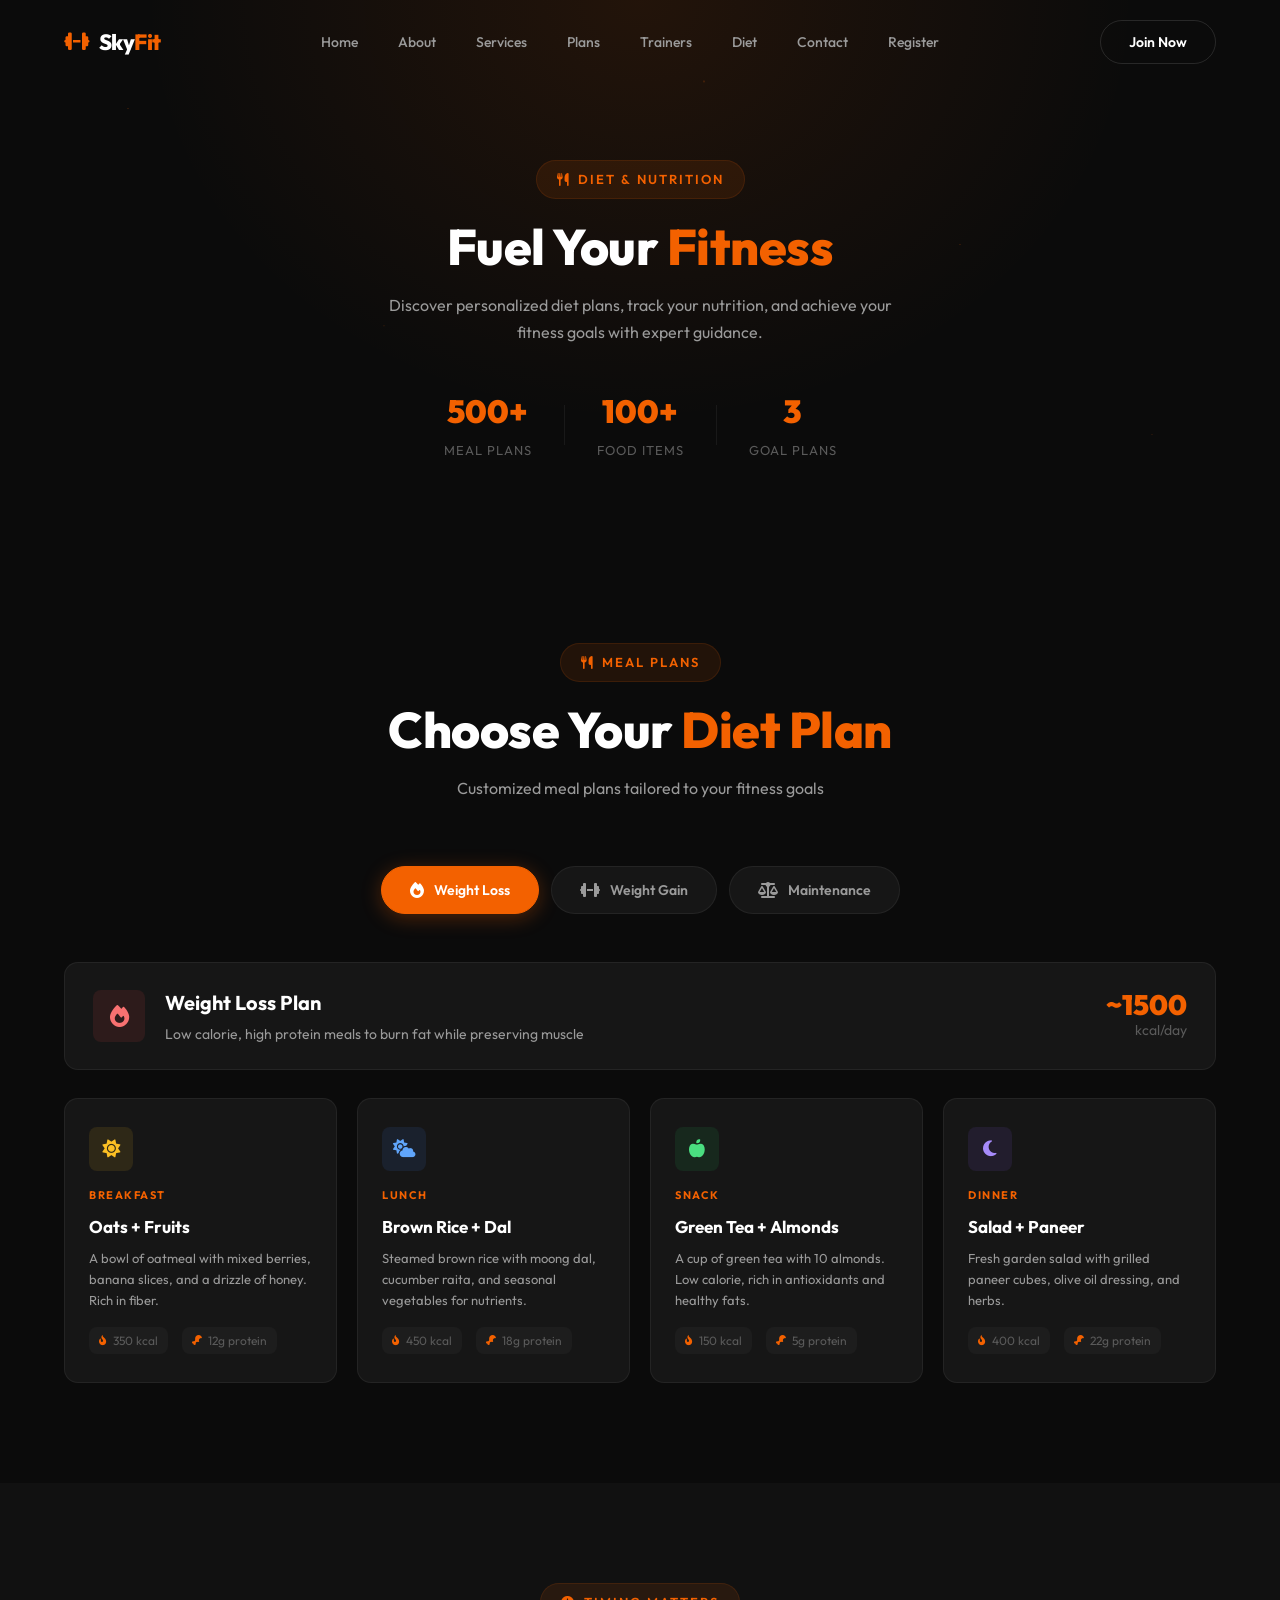
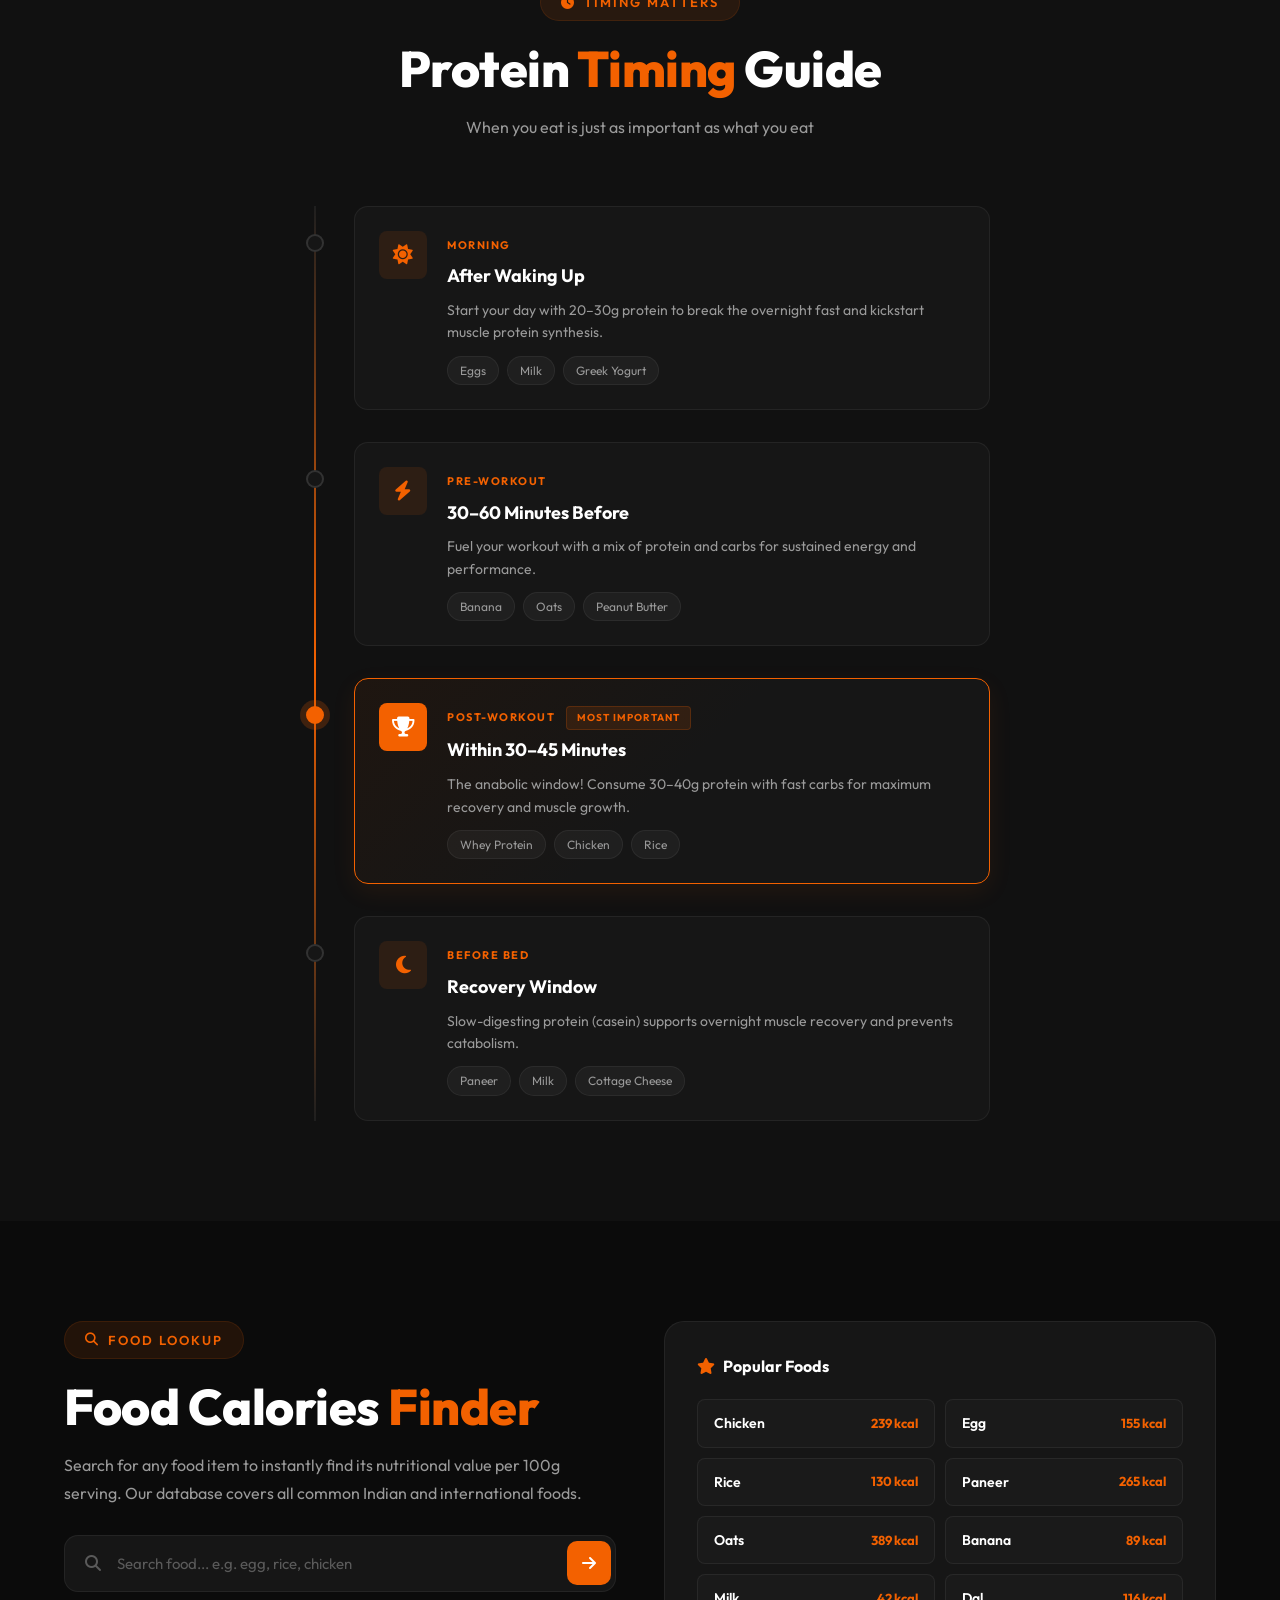
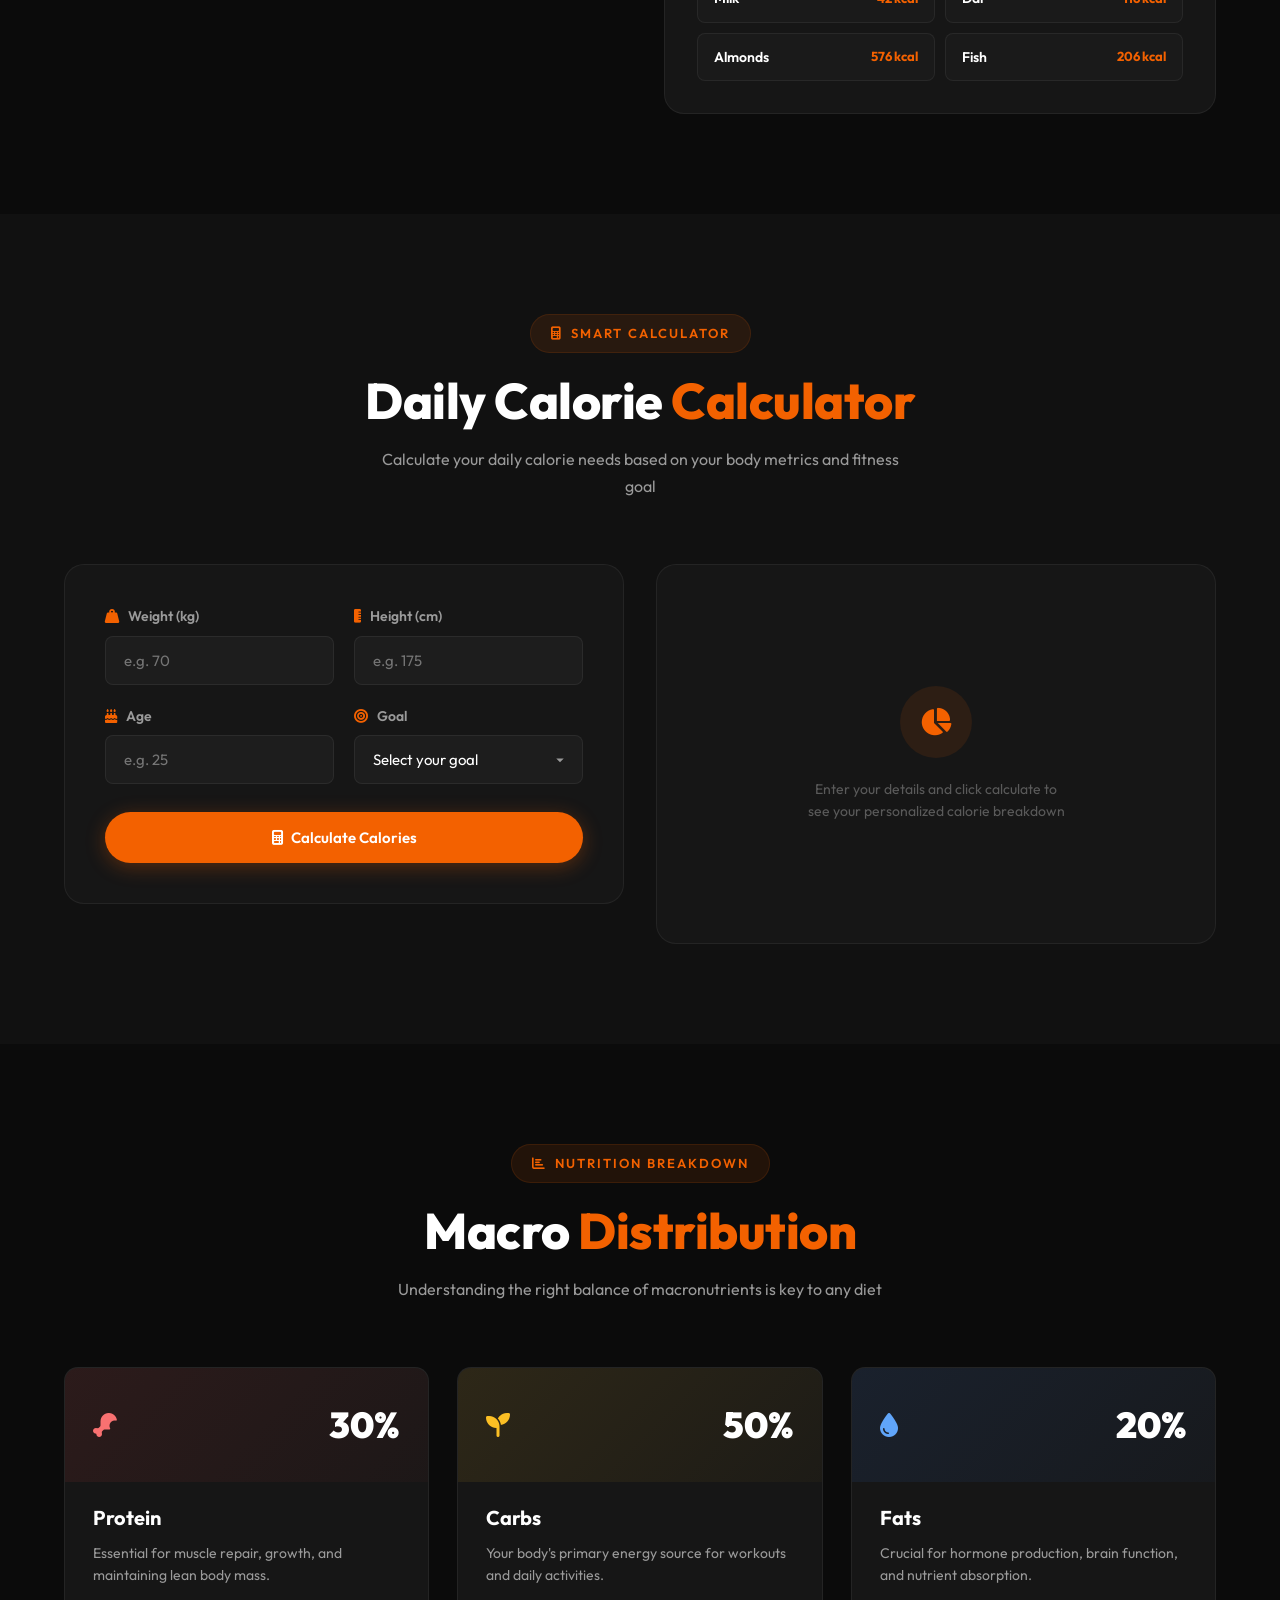
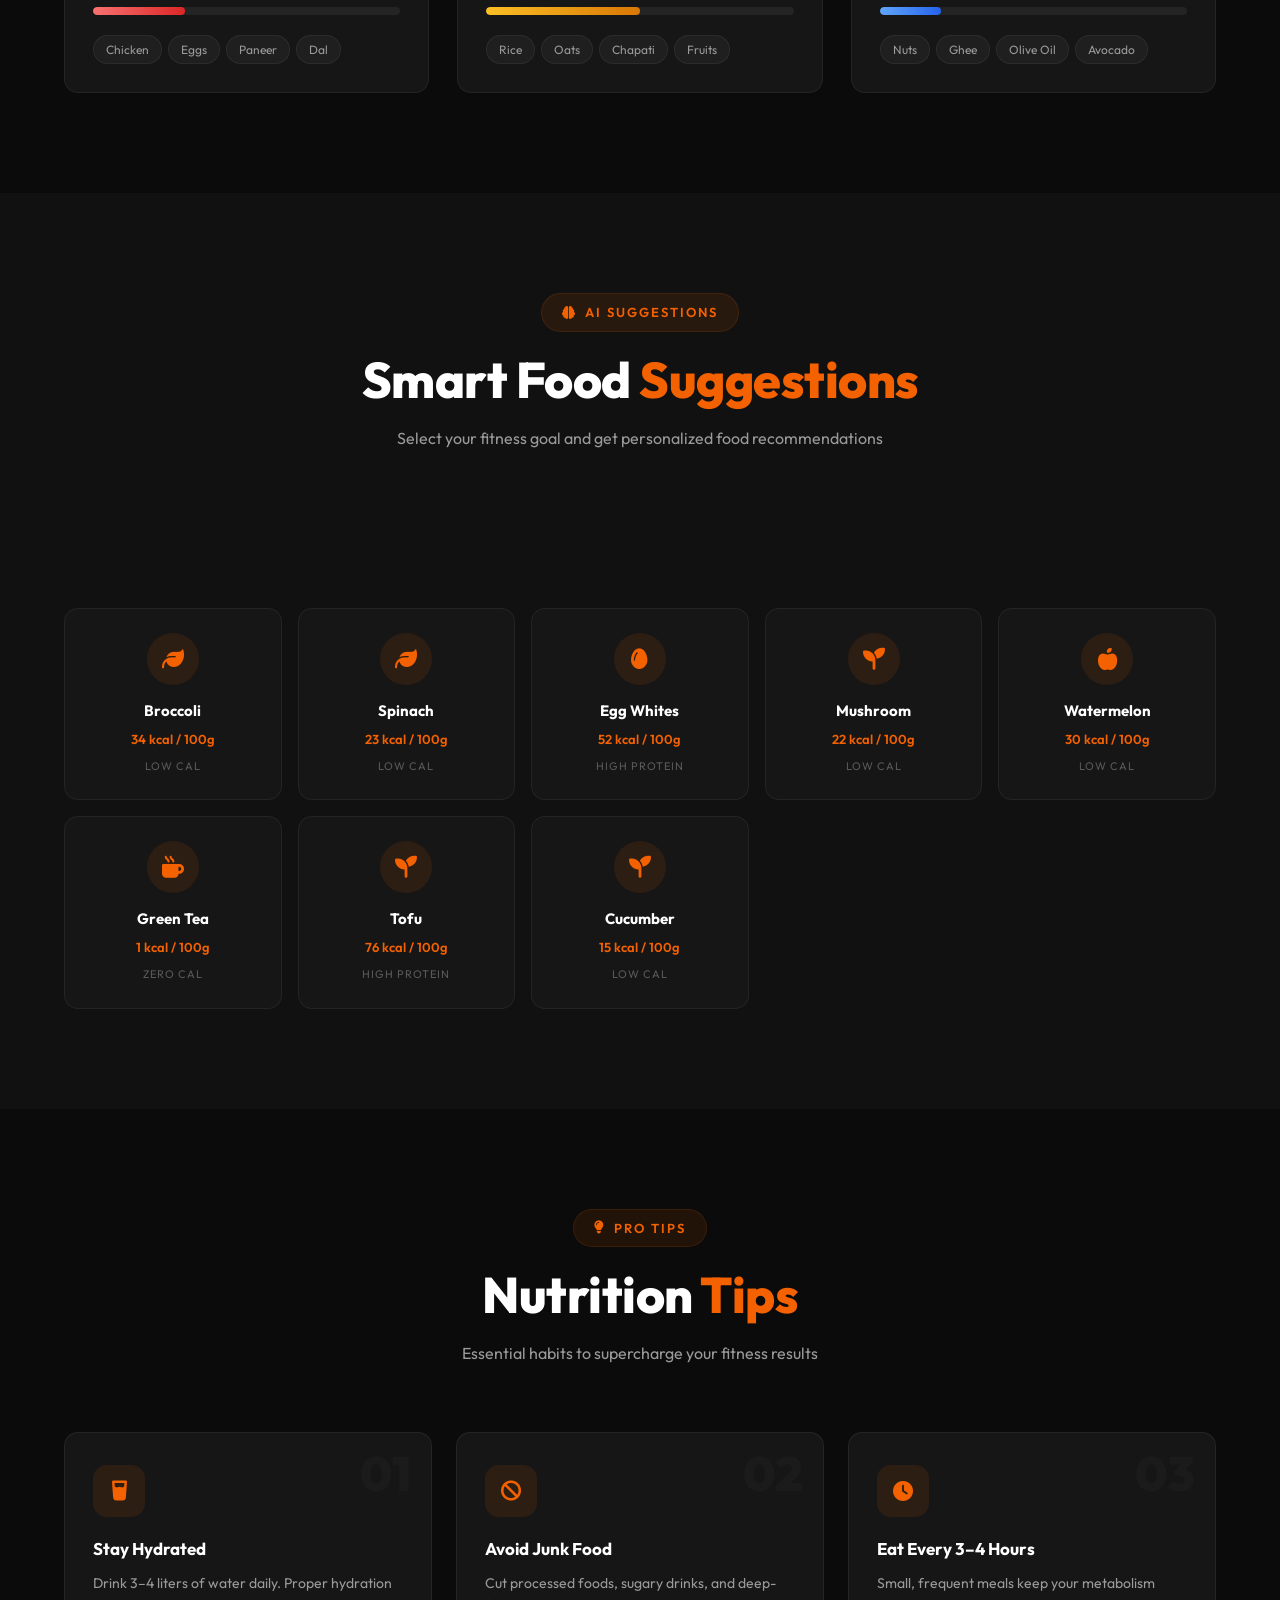
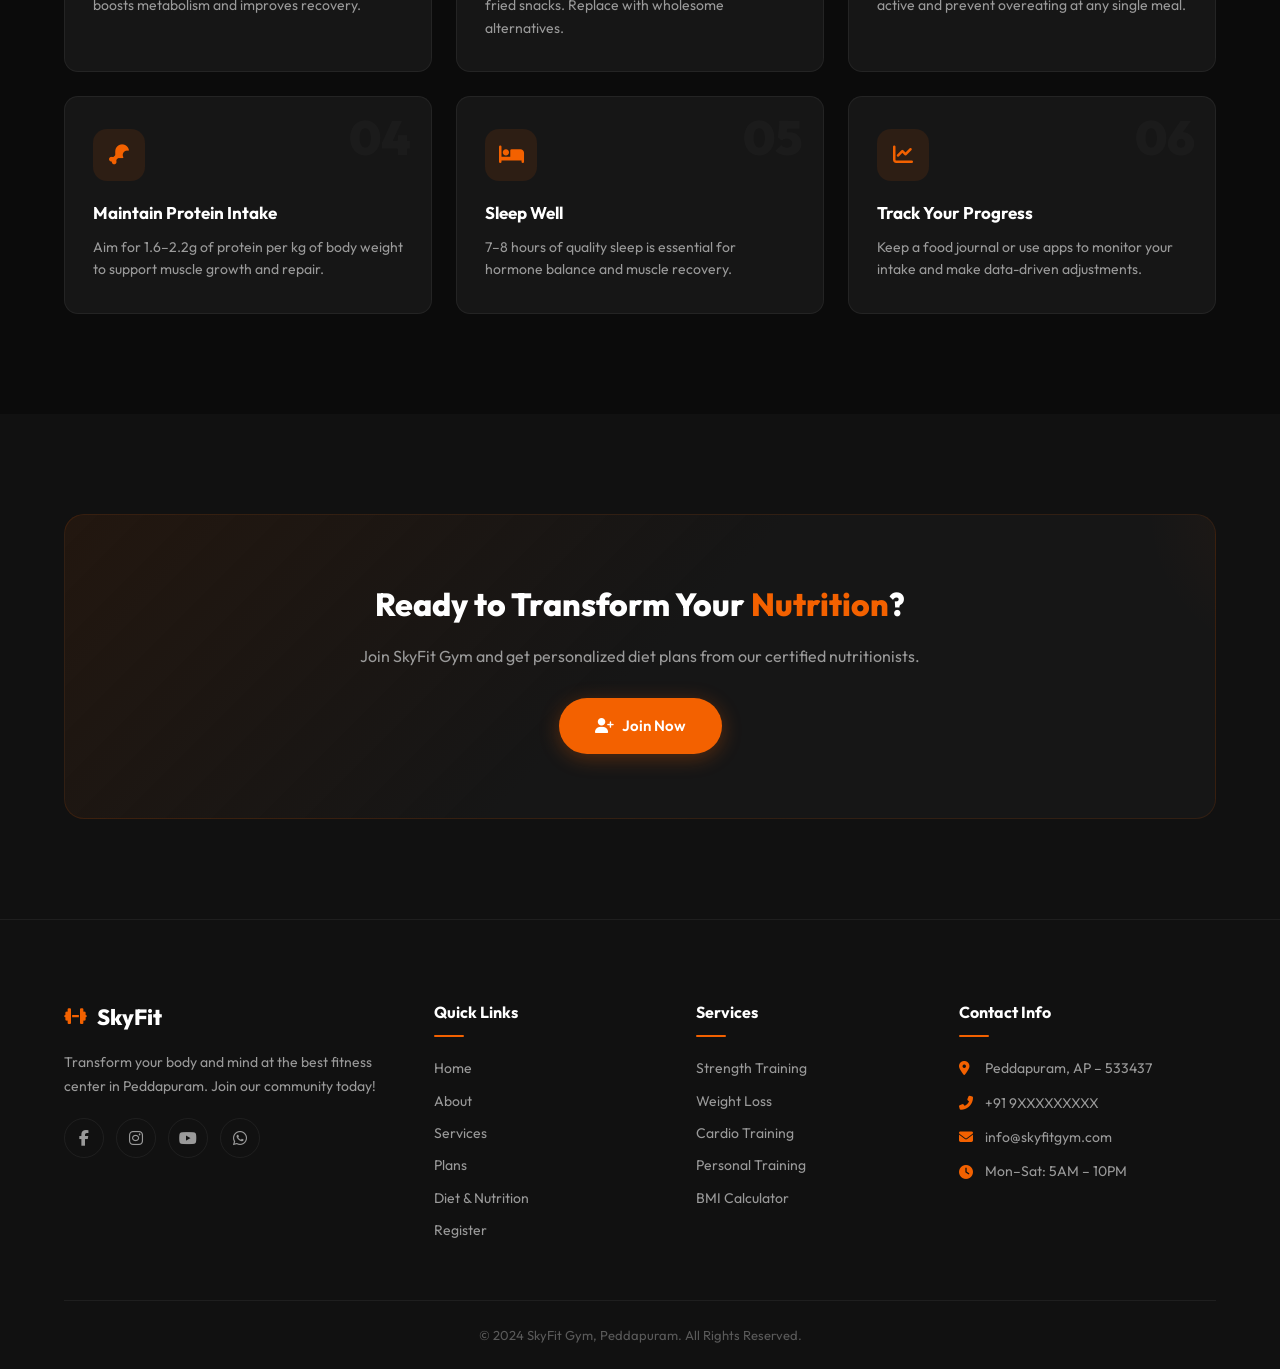
<file: diet.html>
<!DOCTYPE html>
<html lang="en">
<head>
  <meta charset="UTF-8">
  <meta name="viewport" content="width=device-width, initial-scale=1.0">
  <title>Diet & Nutrition – SkyFit Gym Peddapuram</title>
  <meta name="description" content="Explore expert diet plans, calorie tracking, and nutrition tips at SkyFit Gym Peddapuram. Calculate your daily calories, find food nutrition info, and get personalized meal suggestions.">
  <link rel="preconnect" href="https://fonts.googleapis.com">
  <link rel="preconnect" href="https://fonts.gstatic.com" crossorigin>
  <link href="https://fonts.googleapis.com/css2?family=Outfit:wght@300;400;500;600;700;800;900&display=swap" rel="stylesheet">
  <link rel="stylesheet" href="https://cdnjs.cloudflare.com/ajax/libs/font-awesome/6.5.1/css/all.min.css">
  <link rel="stylesheet" href="style.css">
</head>
<body>
  <!-- Navbar -->
  <nav class="navbar scrolled" id="navbar">
    <div class="nav-container">
      <a href="index.html" class="nav-logo">
        <i class="fas fa-dumbbell"></i>
        <span>Sky<span class="accent">Fit</span></span>
      </a>
      <ul class="nav-menu" id="navMenu">
        <li><a href="index.html#home" class="nav-link">Home</a></li>
        <li><a href="index.html#about" class="nav-link">About</a></li>
        <li><a href="index.html#services" class="nav-link">Services</a></li>
        <li><a href="index.html#membership" class="nav-link">Plans</a></li>
        <li><a href="index.html#trainers" class="nav-link">Trainers</a></li>
        <li><a href="diet.html" class="nav-link active">Diet</a></li>
        <li><a href="index.html#contact" class="nav-link">Contact</a></li>
        <li><a href="register.html" class="nav-link">Register</a></li>
      </ul>
      <a href="register.html" class="nav-cta">Join Now</a>
      <button class="hamburger" id="hamburger" aria-label="Toggle navigation menu">
        <span class="bar"></span>
        <span class="bar"></span>
        <span class="bar"></span>
      </button>
    </div>
  </nav>

  <!-- Hero Section -->
  <section class="diet-hero">
    <div class="diet-hero-bg"></div>
    <div class="diet-hero-particles"></div>
    <div class="container">
      <div class="diet-hero-content animate-on-scroll">
        <span class="section-tag"><i class="fas fa-utensils"></i> Diet & Nutrition</span>
        <h1 class="section-title">Fuel Your <span class="accent-text">Fitness</span></h1>
        <p class="section-desc">Discover personalized diet plans, track your nutrition, and achieve your fitness goals with expert guidance.</p>
        <div class="diet-hero-stats">
          <div class="diet-hero-stat">
            <span class="diet-hero-stat-number">500+</span>
            <span class="diet-hero-stat-label">Meal Plans</span>
          </div>
          <div class="diet-hero-stat-divider"></div>
          <div class="diet-hero-stat">
            <span class="diet-hero-stat-number">100+</span>
            <span class="diet-hero-stat-label">Food Items</span>
          </div>
          <div class="diet-hero-stat-divider"></div>
          <div class="diet-hero-stat">
            <span class="diet-hero-stat-number">3</span>
            <span class="diet-hero-stat-label">Goal Plans</span>
          </div>
        </div>
      </div>
    </div>
  </section>

  <!-- Section 1: Diet Plans (Tabbed Interface) -->
  <section id="diet-plans" class="diet-section">
    <div class="container">
      <div class="section-header animate-on-scroll">
        <span class="section-tag"><i class="fas fa-utensils"></i> Meal Plans</span>
        <h2 class="section-title">Choose Your <span class="accent-text">Diet Plan</span></h2>
        <p class="section-desc">Customized meal plans tailored to your fitness goals</p>
      </div>
      <div class="diet-tabs animate-on-scroll">
        <button class="diet-tab active" data-tab="loss">
          <i class="fas fa-fire"></i>
          <span>Weight Loss</span>
        </button>
        <button class="diet-tab" data-tab="gain">
          <i class="fas fa-dumbbell"></i>
          <span>Weight Gain</span>
        </button>
        <button class="diet-tab" data-tab="maintain">
          <i class="fas fa-balance-scale"></i>
          <span>Maintenance</span>
        </button>
      </div>

      <!-- Weight Loss -->
      <div class="diet-tab-content active" id="tab-loss">
        <div class="diet-plan-header animate-on-scroll">
          <div class="diet-plan-badge loss"><i class="fas fa-fire"></i></div>
          <div>
            <h3>Weight Loss Plan</h3>
            <p>Low calorie, high protein meals to burn fat while preserving muscle</p>
          </div>
          <div class="diet-plan-cal"><span>~1500</span> kcal/day</div>
        </div>
        <div class="meal-cards-grid">
          <div class="meal-card animate-on-scroll">
            <div class="meal-card-icon sunrise"><i class="fas fa-sun"></i></div>
            <div class="meal-card-time">Breakfast</div>
            <h4>Oats + Fruits</h4>
            <p>A bowl of oatmeal with mixed berries, banana slices, and a drizzle of honey. Rich in fiber.</p>
            <div class="meal-card-macros">
              <span><i class="fas fa-fire-flame-curved"></i> 350 kcal</span>
              <span><i class="fas fa-drumstick-bite"></i> 12g protein</span>
            </div>
          </div>
          <div class="meal-card animate-on-scroll">
            <div class="meal-card-icon noon"><i class="fas fa-cloud-sun"></i></div>
            <div class="meal-card-time">Lunch</div>
            <h4>Brown Rice + Dal</h4>
            <p>Steamed brown rice with moong dal, cucumber raita, and seasonal vegetables for nutrients.</p>
            <div class="meal-card-macros">
              <span><i class="fas fa-fire-flame-curved"></i> 450 kcal</span>
              <span><i class="fas fa-drumstick-bite"></i> 18g protein</span>
            </div>
          </div>
          <div class="meal-card animate-on-scroll">
            <div class="meal-card-icon snack"><i class="fas fa-apple-whole"></i></div>
            <div class="meal-card-time">Snack</div>
            <h4>Green Tea + Almonds</h4>
            <p>A cup of green tea with 10 almonds. Low calorie, rich in antioxidants and healthy fats.</p>
            <div class="meal-card-macros">
              <span><i class="fas fa-fire-flame-curved"></i> 150 kcal</span>
              <span><i class="fas fa-drumstick-bite"></i> 5g protein</span>
            </div>
          </div>
          <div class="meal-card animate-on-scroll">
            <div class="meal-card-icon evening"><i class="fas fa-moon"></i></div>
            <div class="meal-card-time">Dinner</div>
            <h4>Salad + Paneer</h4>
            <p>Fresh garden salad with grilled paneer cubes, olive oil dressing, and herbs.</p>
            <div class="meal-card-macros">
              <span><i class="fas fa-fire-flame-curved"></i> 400 kcal</span>
              <span><i class="fas fa-drumstick-bite"></i> 22g protein</span>
            </div>
          </div>
        </div>
      </div>

      <!-- Weight Gain -->
      <div class="diet-tab-content" id="tab-gain">
        <div class="diet-plan-header animate-on-scroll">
          <div class="diet-plan-badge gain"><i class="fas fa-dumbbell"></i></div>
          <div>
            <h3>Weight Gain Plan</h3>
            <p>High calorie, nutrient-dense meals for muscle building and mass gain</p>
          </div>
          <div class="diet-plan-cal"><span>~3000</span> kcal/day</div>
        </div>
        <div class="meal-cards-grid">
          <div class="meal-card animate-on-scroll">
            <div class="meal-card-icon sunrise"><i class="fas fa-sun"></i></div>
            <div class="meal-card-time">Breakfast</div>
            <h4>Milk + Banana + Eggs</h4>
            <p>2 whole eggs, a glass of full-fat milk, 2 bananas, and peanut butter toast for energy.</p>
            <div class="meal-card-macros">
              <span><i class="fas fa-fire-flame-curved"></i> 700 kcal</span>
              <span><i class="fas fa-drumstick-bite"></i> 35g protein</span>
            </div>
          </div>
          <div class="meal-card animate-on-scroll">
            <div class="meal-card-icon noon"><i class="fas fa-cloud-sun"></i></div>
            <div class="meal-card-time">Lunch</div>
            <h4>Rice + Chicken</h4>
            <p>Generous portion of white rice with grilled chicken breast, dal, and ghee for calories.</p>
            <div class="meal-card-macros">
              <span><i class="fas fa-fire-flame-curved"></i> 850 kcal</span>
              <span><i class="fas fa-drumstick-bite"></i> 45g protein</span>
            </div>
          </div>
          <div class="meal-card animate-on-scroll">
            <div class="meal-card-icon snack"><i class="fas fa-apple-whole"></i></div>
            <div class="meal-card-time">Snack</div>
            <h4>Protein Shake + Dry Fruits</h4>
            <p>Whey protein shake with milk, mixed dry fruits, and dark chocolate. Calorie bomb.</p>
            <div class="meal-card-macros">
              <span><i class="fas fa-fire-flame-curved"></i> 550 kcal</span>
              <span><i class="fas fa-drumstick-bite"></i> 30g protein</span>
            </div>
          </div>
          <div class="meal-card animate-on-scroll">
            <div class="meal-card-icon evening"><i class="fas fa-moon"></i></div>
            <div class="meal-card-time">Dinner</div>
            <h4>Chapati + Paneer</h4>
            <p>4 wheat chapatis with paneer butter masala, curd, and a side of sautéed vegetables.</p>
            <div class="meal-card-macros">
              <span><i class="fas fa-fire-flame-curved"></i> 750 kcal</span>
              <span><i class="fas fa-drumstick-bite"></i> 30g protein</span>
            </div>
          </div>
        </div>
      </div>

      <!-- Maintenance -->
      <div class="diet-tab-content" id="tab-maintain">
        <div class="diet-plan-header animate-on-scroll">
          <div class="diet-plan-badge maintain"><i class="fas fa-balance-scale"></i></div>
          <div>
            <h3>Maintenance Plan</h3>
            <p>Balanced nutrition to maintain current weight and support overall health</p>
          </div>
          <div class="diet-plan-cal"><span>~2200</span> kcal/day</div>
        </div>
        <div class="meal-cards-grid">
          <div class="meal-card animate-on-scroll">
            <div class="meal-card-icon sunrise"><i class="fas fa-sun"></i></div>
            <div class="meal-card-time">Breakfast</div>
            <h4>Idli + Chutney + Eggs</h4>
            <p>3 idlis with coconut chutney, 2 boiled eggs, and a glass of fresh orange juice.</p>
            <div class="meal-card-macros">
              <span><i class="fas fa-fire-flame-curved"></i> 500 kcal</span>
              <span><i class="fas fa-drumstick-bite"></i> 22g protein</span>
            </div>
          </div>
          <div class="meal-card animate-on-scroll">
            <div class="meal-card-icon noon"><i class="fas fa-cloud-sun"></i></div>
            <div class="meal-card-time">Lunch</div>
            <h4>Rice + Dal + Sabzi</h4>
            <p>Regular white rice with toor dal, mixed vegetable curry, curd, and pickle.</p>
            <div class="meal-card-macros">
              <span><i class="fas fa-fire-flame-curved"></i> 600 kcal</span>
              <span><i class="fas fa-drumstick-bite"></i> 20g protein</span>
            </div>
          </div>
          <div class="meal-card animate-on-scroll">
            <div class="meal-card-icon snack"><i class="fas fa-apple-whole"></i></div>
            <div class="meal-card-time">Snack</div>
            <h4>Fruit Bowl + Buttermilk</h4>
            <p>Seasonal fruit bowl with a glass of fresh buttermilk. Light and refreshing.</p>
            <div class="meal-card-macros">
              <span><i class="fas fa-fire-flame-curved"></i> 250 kcal</span>
              <span><i class="fas fa-drumstick-bite"></i> 8g protein</span>
            </div>
          </div>
          <div class="meal-card animate-on-scroll">
            <div class="meal-card-icon evening"><i class="fas fa-moon"></i></div>
            <div class="meal-card-time">Dinner</div>
            <h4>Chapati + Chicken Curry</h4>
            <p>3 wheat chapatis with chicken curry, salad, and a bowl of curd for digestion.</p>
            <div class="meal-card-macros">
              <span><i class="fas fa-fire-flame-curved"></i> 650 kcal</span>
              <span><i class="fas fa-drumstick-bite"></i> 35g protein</span>
            </div>
          </div>
        </div>
      </div>
    </div>
  </section>

  <!-- Section 2: Protein Timing -->
  <section id="protein-timing" class="diet-section diet-section-alt">
    <div class="container">
      <div class="section-header animate-on-scroll">
        <span class="section-tag"><i class="fas fa-clock"></i> Timing Matters</span>
        <h2 class="section-title">Protein <span class="accent-text">Timing</span> Guide</h2>
        <p class="section-desc">When you eat is just as important as what you eat</p>
      </div>
      <div class="timing-timeline">
        <div class="timing-line"></div>
        <div class="timing-card animate-on-scroll">
          <div class="timing-dot"></div>
          <div class="timing-card-inner">
            <div class="timing-icon"><i class="fas fa-sun"></i></div>
            <div class="timing-info">
              <span class="timing-label">Morning</span>
              <h4>After Waking Up</h4>
              <p>Start your day with 20–30g protein to break the overnight fast and kickstart muscle protein synthesis.</p>
              <div class="timing-foods"><span>Eggs</span><span>Milk</span><span>Greek Yogurt</span></div>
            </div>
          </div>
        </div>
        <div class="timing-card animate-on-scroll">
          <div class="timing-dot"></div>
          <div class="timing-card-inner">
            <div class="timing-icon"><i class="fas fa-bolt"></i></div>
            <div class="timing-info">
              <span class="timing-label">Pre-Workout</span>
              <h4>30–60 Minutes Before</h4>
              <p>Fuel your workout with a mix of protein and carbs for sustained energy and performance.</p>
              <div class="timing-foods"><span>Banana</span><span>Oats</span><span>Peanut Butter</span></div>
            </div>
          </div>
        </div>
        <div class="timing-card highlight animate-on-scroll">
          <div class="timing-dot"></div>
          <div class="timing-card-inner">
            <div class="timing-icon"><i class="fas fa-trophy"></i></div>
            <div class="timing-info">
              <span class="timing-label">Post-Workout</span>
              <span class="timing-badge">Most Important</span>
              <h4>Within 30–45 Minutes</h4>
              <p>The anabolic window! Consume 30–40g protein with fast carbs for maximum recovery and muscle growth.</p>
              <div class="timing-foods"><span>Whey Protein</span><span>Chicken</span><span>Rice</span></div>
            </div>
          </div>
        </div>
        <div class="timing-card animate-on-scroll">
          <div class="timing-dot"></div>
          <div class="timing-card-inner">
            <div class="timing-icon"><i class="fas fa-moon"></i></div>
            <div class="timing-info">
              <span class="timing-label">Before Bed</span>
              <h4>Recovery Window</h4>
              <p>Slow-digesting protein (casein) supports overnight muscle recovery and prevents catabolism.</p>
              <div class="timing-foods"><span>Paneer</span><span>Milk</span><span>Cottage Cheese</span></div>
            </div>
          </div>
        </div>
      </div>
    </div>
  </section>

  <!-- Section 3: Food Calorie Finder -->
  <section id="calorie-finder" class="diet-section">
    <div class="container">
      <div class="diet-split-grid">
        <div class="animate-on-scroll">
          <span class="section-tag"><i class="fas fa-search"></i> Food Lookup</span>
          <h2 class="section-title" style="text-align:left;">Food Calories <span class="accent-text">Finder</span></h2>
          <p class="diet-split-desc">Search for any food item to instantly find its nutritional value per 100g serving. Our database covers all common Indian and international foods.</p>
          <div class="calorie-search-box">
            <div class="calorie-input-wrapper">
              <i class="fas fa-search"></i>
              <input type="text" id="foodSearch" placeholder="Search food... e.g. egg, rice, chicken" autocomplete="off">
              <button type="button" id="foodSearchBtn" class="calorie-search-btn"><i class="fas fa-arrow-right"></i></button>
            </div>
            <div class="food-suggestions" id="foodSuggestions"></div>
          </div>
          <div class="calorie-result" id="calorieResult" style="display:none;">
            <div class="calorie-result-icon"><i class="fas fa-fire-flame-curved"></i></div>
            <div class="calorie-result-info">
              <h4 id="calorieFood"></h4>
              <div class="calorie-result-value"><span id="calorieValue"></span> kcal <small>per 100g</small></div>
            </div>
            <div class="calorie-result-bar">
              <div class="calorie-bar-fill" id="calorieBar"></div>
            </div>
          </div>
          <div class="calorie-not-found" id="calorieNotFound" style="display:none;">
            <i class="fas fa-exclamation-circle"></i>
            <span>Food not found. Try another item.</span>
          </div>
        </div>
        <div class="calorie-popular animate-on-scroll">
          <h4><i class="fas fa-star"></i> Popular Foods</h4>
          <div class="popular-foods-grid" id="popularFoods">
            <!-- Populated by JS -->
          </div>
        </div>
      </div>
    </div>
  </section>

  <!-- Section 4: Daily Calorie Calculator -->
  <section id="calorie-calc" class="diet-section diet-section-alt">
    <div class="container">
      <div class="section-header animate-on-scroll">
        <span class="section-tag"><i class="fas fa-calculator"></i> Smart Calculator</span>
        <h2 class="section-title">Daily Calorie <span class="accent-text">Calculator</span></h2>
        <p class="section-desc">Calculate your daily calorie needs based on your body metrics and fitness goal</p>
      </div>
      <div class="calc-grid">
        <div class="calc-form-card animate-on-scroll">
          <form id="calorieCalcForm">
            <div class="calc-form-grid">
              <div class="form-group">
                <label for="calcWeight"><i class="fas fa-weight-hanging"></i> Weight (kg)</label>
                <input type="number" id="calcWeight" placeholder="e.g. 70" min="20" max="300" required>
              </div>
              <div class="form-group">
                <label for="calcHeight"><i class="fas fa-ruler-vertical"></i> Height (cm)</label>
                <input type="number" id="calcHeight" placeholder="e.g. 175" min="100" max="250" required>
              </div>
              <div class="form-group">
                <label for="calcAge"><i class="fas fa-birthday-cake"></i> Age</label>
                <input type="number" id="calcAge" placeholder="e.g. 25" min="10" max="100" required>
              </div>
              <div class="form-group">
                <label for="calcGoal"><i class="fas fa-bullseye"></i> Goal</label>
                <select id="calcGoal" required>
                  <option value="" disabled selected>Select your goal</option>
                  <option value="loss">Weight Loss</option>
                  <option value="gain">Weight Gain</option>
                  <option value="maintain">Maintenance</option>
                </select>
              </div>
            </div>
            <button type="submit" class="btn btn-primary btn-block">
              <i class="fas fa-calculator"></i> Calculate Calories
            </button>
          </form>
        </div>
        <div class="calc-result-card animate-on-scroll" id="calcResultCard">
          <div class="calc-result-empty" id="calcEmpty">
            <div class="calc-empty-icon"><i class="fas fa-chart-pie"></i></div>
            <p>Enter your details and click calculate to see your personalized calorie breakdown</p>
          </div>
          <div class="calc-result-filled" id="calcFilled" style="display:none;">
            <div class="calc-result-circle">
              <svg viewBox="0 0 120 120">
                <circle cx="60" cy="60" r="52" stroke="rgba(255,255,255,0.06)" stroke-width="8" fill="none"/>
                <circle cx="60" cy="60" r="52" stroke="var(--accent)" stroke-width="8" fill="none" stroke-dasharray="327" stroke-dashoffset="327" stroke-linecap="round" id="calcCircle" style="transition: stroke-dashoffset 1.5s ease;"/>
              </svg>
              <div class="calc-result-number">
                <span id="calcCalories">0</span>
                <small>kcal/day</small>
              </div>
            </div>
            <h4 id="calcGoalLabel">Your Daily Intake</h4>
            <div class="calc-result-macros">
              <div class="calc-macro">
                <span class="calc-macro-value" id="calcProtein">0g</span>
                <span class="calc-macro-label">Protein</span>
              </div>
              <div class="calc-macro">
                <span class="calc-macro-value" id="calcCarbs">0g</span>
                <span class="calc-macro-label">Carbs</span>
              </div>
              <div class="calc-macro">
                <span class="calc-macro-value" id="calcFats">0g</span>
                <span class="calc-macro-label">Fats</span>
              </div>
            </div>
          </div>
        </div>
      </div>
    </div>
  </section>

  <!-- Section 5: Macro Breakdown -->
  <section id="macros" class="diet-section">
    <div class="container">
      <div class="section-header animate-on-scroll">
        <span class="section-tag"><i class="fas fa-chart-bar"></i> Nutrition Breakdown</span>
        <h2 class="section-title">Macro <span class="accent-text">Distribution</span></h2>
        <p class="section-desc">Understanding the right balance of macronutrients is key to any diet</p>
      </div>
      <div class="macro-cards-grid">
        <div class="macro-card animate-on-scroll">
          <div class="macro-card-header protein-bg">
            <i class="fas fa-drumstick-bite"></i>
            <span class="macro-percentage">30%</span>
          </div>
          <h4>Protein</h4>
          <p>Essential for muscle repair, growth, and maintaining lean body mass.</p>
          <div class="macro-bar-wrapper">
            <div class="macro-bar">
              <div class="macro-bar-fill protein-fill" style="--target-width: 30%;"></div>
            </div>
          </div>
          <div class="macro-food-tags">
            <span>Chicken</span><span>Eggs</span><span>Paneer</span><span>Dal</span>
          </div>
        </div>
        <div class="macro-card animate-on-scroll">
          <div class="macro-card-header carbs-bg">
            <i class="fas fa-seedling"></i>
            <span class="macro-percentage">50%</span>
          </div>
          <h4>Carbs</h4>
          <p>Your body's primary energy source for workouts and daily activities.</p>
          <div class="macro-bar-wrapper">
            <div class="macro-bar">
              <div class="macro-bar-fill carbs-fill" style="--target-width: 50%;"></div>
            </div>
          </div>
          <div class="macro-food-tags">
            <span>Rice</span><span>Oats</span><span>Chapati</span><span>Fruits</span>
          </div>
        </div>
        <div class="macro-card animate-on-scroll">
          <div class="macro-card-header fats-bg">
            <i class="fas fa-droplet"></i>
            <span class="macro-percentage">20%</span>
          </div>
          <h4>Fats</h4>
          <p>Crucial for hormone production, brain function, and nutrient absorption.</p>
          <div class="macro-bar-wrapper">
            <div class="macro-bar">
              <div class="macro-bar-fill fats-fill" style="--target-width: 20%;"></div>
            </div>
          </div>
          <div class="macro-food-tags">
            <span>Nuts</span><span>Ghee</span><span>Olive Oil</span><span>Avocado</span>
          </div>
        </div>
      </div>
    </div>
  </section>

  <!-- Section 6: Smart Suggestions -->
  <section id="smart-suggestions" class="diet-section diet-section-alt">
    <div class="container">
      <div class="section-header animate-on-scroll">
        <span class="section-tag"><i class="fas fa-brain"></i> AI Suggestions</span>
        <h2 class="section-title">Smart Food <span class="accent-text">Suggestions</span></h2>
        <p class="section-desc">Select your fitness goal and get personalized food recommendations</p>
      </div>
      <div class="suggestion-selector animate-on-scroll">
        <button class="suggestion-btn active" data-goal="loss">
          <i class="fas fa-fire"></i> Weight Loss
        </button>
        <button class="suggestion-btn" data-goal="gain">
          <i class="fas fa-dumbbell"></i> Weight Gain
        </button>
        <button class="suggestion-btn" data-goal="maintain">
          <i class="fas fa-balance-scale"></i> Maintenance
        </button>
      </div>
      <div class="suggestion-grid" id="suggestionGrid">
        <!-- Populated by JS -->
      </div>
    </div>
  </section>

  <!-- Section 7: Nutrition Tips -->
  <section id="nutrition-tips" class="diet-section">
    <div class="container">
      <div class="section-header animate-on-scroll">
        <span class="section-tag"><i class="fas fa-lightbulb"></i> Pro Tips</span>
        <h2 class="section-title">Nutrition <span class="accent-text">Tips</span></h2>
        <p class="section-desc">Essential habits to supercharge your fitness results</p>
      </div>
      <div class="tips-grid">
        <div class="tip-card animate-on-scroll">
          <div class="tip-number">01</div>
          <div class="tip-icon"><i class="fas fa-glass-water"></i></div>
          <h4>Stay Hydrated</h4>
          <p>Drink 3–4 liters of water daily. Proper hydration boosts metabolism and improves recovery.</p>
        </div>
        <div class="tip-card animate-on-scroll">
          <div class="tip-number">02</div>
          <div class="tip-icon"><i class="fas fa-ban"></i></div>
          <h4>Avoid Junk Food</h4>
          <p>Cut processed foods, sugary drinks, and deep-fried snacks. Replace with wholesome alternatives.</p>
        </div>
        <div class="tip-card animate-on-scroll">
          <div class="tip-number">03</div>
          <div class="tip-icon"><i class="fas fa-clock"></i></div>
          <h4>Eat Every 3–4 Hours</h4>
          <p>Small, frequent meals keep your metabolism active and prevent overeating at any single meal.</p>
        </div>
        <div class="tip-card animate-on-scroll">
          <div class="tip-number">04</div>
          <div class="tip-icon"><i class="fas fa-drumstick-bite"></i></div>
          <h4>Maintain Protein Intake</h4>
          <p>Aim for 1.6–2.2g of protein per kg of body weight to support muscle growth and repair.</p>
        </div>
        <div class="tip-card animate-on-scroll">
          <div class="tip-number">05</div>
          <div class="tip-icon"><i class="fas fa-bed"></i></div>
          <h4>Sleep Well</h4>
          <p>7–8 hours of quality sleep is essential for hormone balance and muscle recovery.</p>
        </div>
        <div class="tip-card animate-on-scroll">
          <div class="tip-number">06</div>
          <div class="tip-icon"><i class="fas fa-chart-line"></i></div>
          <h4>Track Your Progress</h4>
          <p>Keep a food journal or use apps to monitor your intake and make data-driven adjustments.</p>
        </div>
      </div>
    </div>
  </section>

  <!-- CTA Section -->
  <section class="diet-cta-section">
    <div class="container">
      <div class="diet-cta animate-on-scroll">
        <h2>Ready to Transform Your <span class="accent-text">Nutrition</span>?</h2>
        <p>Join SkyFit Gym and get personalized diet plans from our certified nutritionists.</p>
        <a href="register.html" class="btn btn-primary"><i class="fas fa-user-plus"></i> Join Now</a>
      </div>
    </div>
  </section>

  <!-- Footer -->
  <footer class="footer">
    <div class="container">
      <div class="footer-grid">
        <div class="footer-about">
          <a href="index.html" class="footer-logo">
            <i class="fas fa-dumbbell"></i>
            <span>Sky<span class="accent">Fit</span></span>
          </a>
          <p>Transform your body and mind at the best fitness center in Peddapuram. Join our community today!</p>
          <div class="footer-socials">
            <a href="#" aria-label="Facebook"><i class="fab fa-facebook-f"></i></a>
            <a href="#" aria-label="Instagram"><i class="fab fa-instagram"></i></a>
            <a href="#" aria-label="YouTube"><i class="fab fa-youtube"></i></a>
            <a href="#" aria-label="WhatsApp"><i class="fab fa-whatsapp"></i></a>
          </div>
        </div>
        <div class="footer-links">
          <h4>Quick Links</h4>
          <ul>
            <li><a href="index.html#home">Home</a></li>
            <li><a href="index.html#about">About</a></li>
            <li><a href="index.html#services">Services</a></li>
            <li><a href="index.html#membership">Plans</a></li>
            <li><a href="diet.html">Diet & Nutrition</a></li>
            <li><a href="register.html">Register</a></li>
          </ul>
        </div>
        <div class="footer-links">
          <h4>Services</h4>
          <ul>
            <li><a href="index.html#services">Strength Training</a></li>
            <li><a href="index.html#services">Weight Loss</a></li>
            <li><a href="index.html#services">Cardio Training</a></li>
            <li><a href="index.html#services">Personal Training</a></li>
            <li><a href="index.html#bmi">BMI Calculator</a></li>
          </ul>
        </div>
        <div class="footer-contact">
          <h4>Contact Info</h4>
          <p><i class="fas fa-map-marker-alt"></i> Peddapuram, AP – 533437</p>
          <p><i class="fas fa-phone-alt"></i> +91 9XXXXXXXXX</p>
          <p><i class="fas fa-envelope"></i> info@skyfitgym.com</p>
          <p><i class="fas fa-clock"></i> Mon–Sat: 5AM – 10PM</p>
        </div>
      </div>
      <div class="footer-bottom">
        <p>&copy; 2024 SkyFit Gym, Peddapuram. All Rights Reserved.</p>
      </div>
    </div>
  </footer>

  <!-- Back to Top -->
  <button class="back-to-top" id="backToTop" aria-label="Back to top">
    <i class="fas fa-chevron-up"></i>
  </button>

  <script src="script.js"></script>
</body>
</html>
</file>
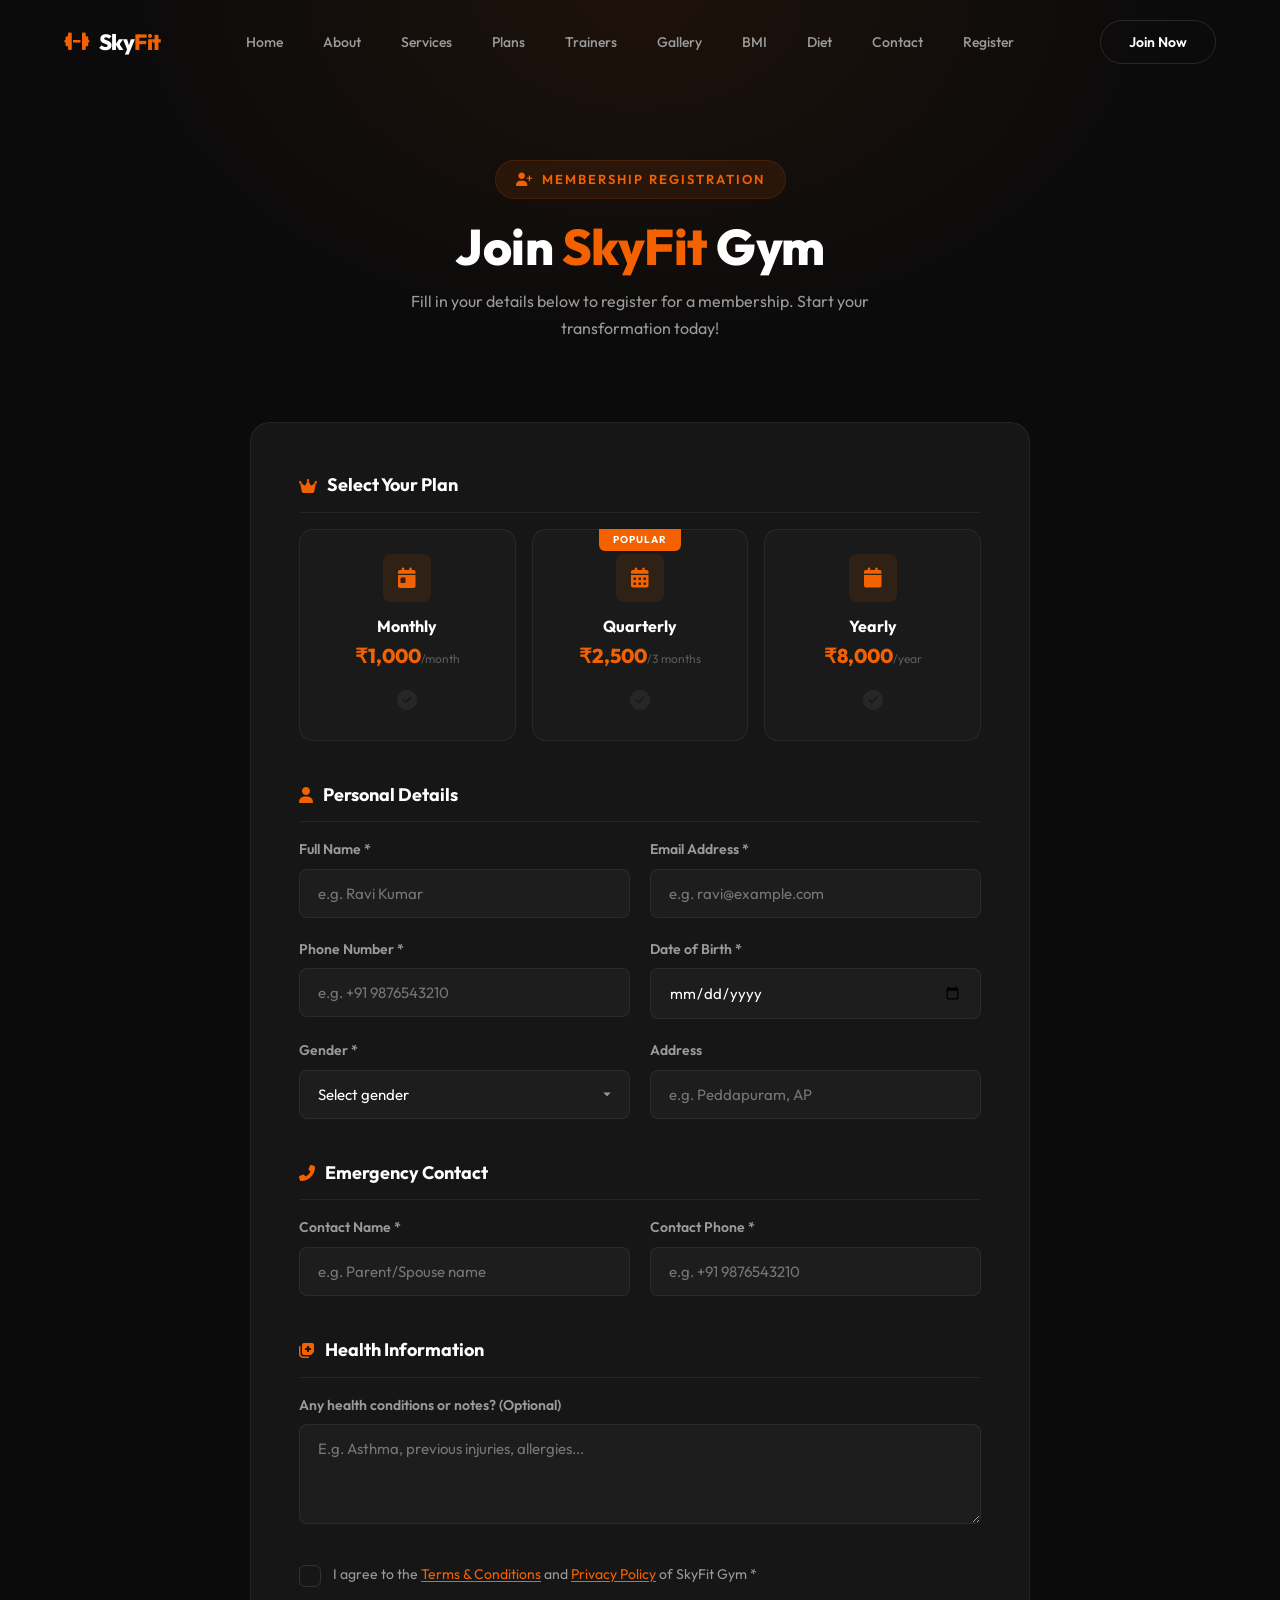
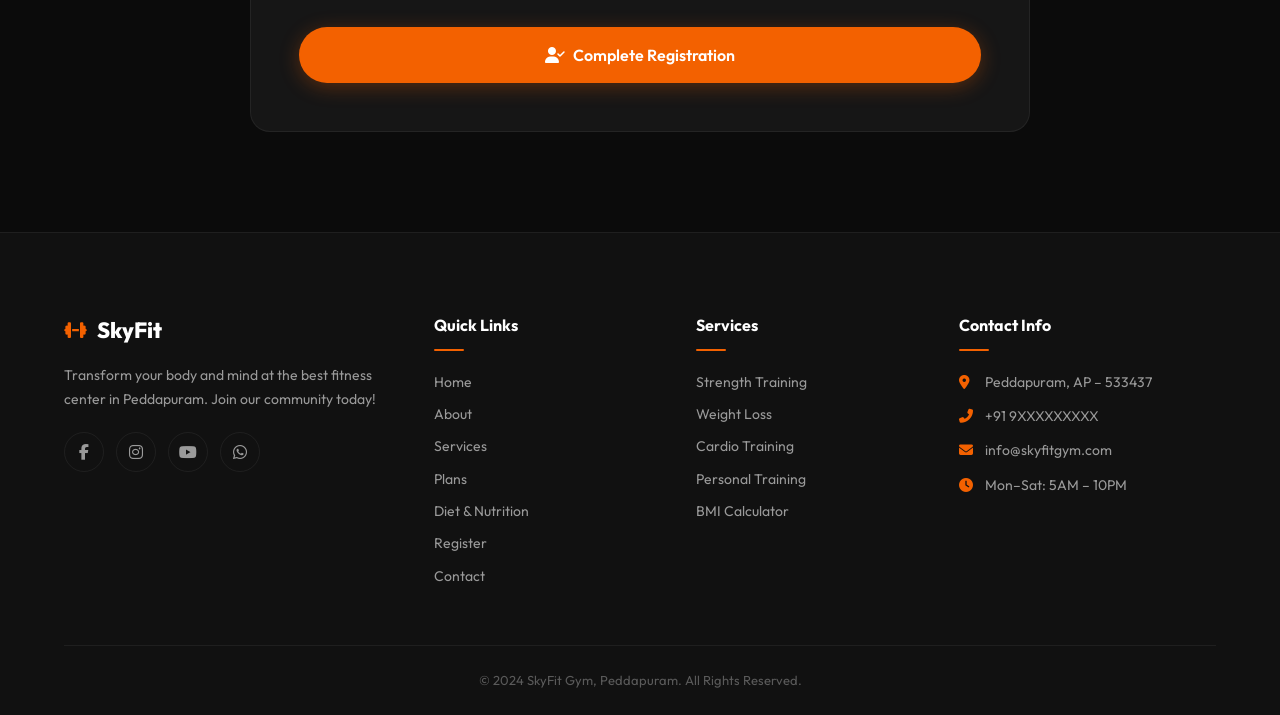
<file: register.html>
<!DOCTYPE html>
<html lang="en">
<head>
  <meta charset="UTF-8">
  <meta name="viewport" content="width=device-width, initial-scale=1.0">
  <title>Register – SkyFit Gym Peddapuram | Join Now</title>
  <meta name="description" content="Register for a SkyFit Gym membership. Choose from monthly, quarterly, or yearly plans and start your fitness journey today in Peddapuram.">
  <link rel="preconnect" href="https://fonts.googleapis.com">
  <link rel="preconnect" href="https://fonts.gstatic.com" crossorigin>
  <link href="https://fonts.googleapis.com/css2?family=Outfit:wght@300;400;500;600;700;800;900&display=swap" rel="stylesheet">
  <link rel="stylesheet" href="https://cdnjs.cloudflare.com/ajax/libs/font-awesome/6.5.1/css/all.min.css">
  <link rel="stylesheet" href="style.css">
</head>
<body>
  <!-- Navbar -->
  <nav class="navbar scrolled" id="navbar">
    <div class="nav-container">
      <a href="index.html" class="nav-logo">
        <i class="fas fa-dumbbell"></i>
        <span>Sky<span class="accent">Fit</span></span>
      </a>
      <ul class="nav-menu" id="navMenu">
        <li><a href="index.html#home" class="nav-link">Home</a></li>
        <li><a href="index.html#about" class="nav-link">About</a></li>
        <li><a href="index.html#services" class="nav-link">Services</a></li>
        <li><a href="index.html#membership" class="nav-link">Plans</a></li>
        <li><a href="index.html#trainers" class="nav-link">Trainers</a></li>
        <li><a href="index.html#gallery" class="nav-link">Gallery</a></li>
        <li><a href="index.html#bmi" class="nav-link">BMI</a></li>
        <li><a href="diet.html" class="nav-link">Diet</a></li>
        <li><a href="index.html#contact" class="nav-link">Contact</a></li>
        <li><a href="register.html" class="nav-link active">Register</a></li>
      </ul>
      <a href="register.html" class="nav-cta">Join Now</a>
      <button class="hamburger" id="hamburger" aria-label="Toggle navigation menu">
        <span class="bar"></span>
        <span class="bar"></span>
        <span class="bar"></span>
      </button>
    </div>
  </nav>

  <!-- Register Hero -->
  <section class="register-hero">
    <div class="register-hero-bg"></div>
    <div class="container">
      <div class="register-hero-content animate-on-scroll">
        <span class="section-tag"><i class="fas fa-user-plus"></i> Membership Registration</span>
        <h1 class="section-title">Join <span class="accent-text">SkyFit</span> Gym</h1>
        <p class="section-desc">Fill in your details below to register for a membership. Start your transformation today!</p>
      </div>
    </div>
  </section>

  <!-- Registration Form Section -->
  <section class="register-section">
    <div class="container">
      <div class="register-card animate-on-scroll">
        <form id="registerForm" class="register-form" novalidate>
          <!-- Plan Selection -->
          <div class="form-section">
            <h3 class="form-section-title"><i class="fas fa-crown"></i> Select Your Plan</h3>
            <div class="plan-selector">
              <label class="plan-option" id="planMonthly">
                <input type="radio" name="plan" value="monthly">
                <div class="plan-option-content">
                  <div class="plan-option-icon"><i class="fas fa-calendar-day"></i></div>
                  <div class="plan-option-info">
                    <span class="plan-option-name">Monthly</span>
                    <span class="plan-option-price">₹1,000<small>/month</small></span>
                  </div>
                  <div class="plan-check"><i class="fas fa-check-circle"></i></div>
                </div>
              </label>
              <label class="plan-option" id="planQuarterly">
                <input type="radio" name="plan" value="quarterly">
                <div class="plan-option-content">
                  <span class="plan-option-badge">Popular</span>
                  <div class="plan-option-icon"><i class="fas fa-calendar-alt"></i></div>
                  <div class="plan-option-info">
                    <span class="plan-option-name">Quarterly</span>
                    <span class="plan-option-price">₹2,500<small>/3 months</small></span>
                  </div>
                  <div class="plan-check"><i class="fas fa-check-circle"></i></div>
                </div>
              </label>
              <label class="plan-option" id="planYearly">
                <input type="radio" name="plan" value="yearly">
                <div class="plan-option-content">
                  <div class="plan-option-icon"><i class="fas fa-calendar"></i></div>
                  <div class="plan-option-info">
                    <span class="plan-option-name">Yearly</span>
                    <span class="plan-option-price">₹8,000<small>/year</small></span>
                  </div>
                  <div class="plan-check"><i class="fas fa-check-circle"></i></div>
                </div>
              </label>
            </div>
            <div class="form-error" id="planError">Please select a membership plan</div>
          </div>

          <!-- Personal Details -->
          <div class="form-section">
            <h3 class="form-section-title"><i class="fas fa-user"></i> Personal Details</h3>
            <div class="form-grid">
              <div class="form-group">
                <label for="regName">Full Name *</label>
                <input type="text" id="regName" placeholder="e.g. Ravi Kumar" required>
              </div>
              <div class="form-group">
                <label for="regEmail">Email Address *</label>
                <input type="email" id="regEmail" placeholder="e.g. ravi@example.com" required>
              </div>
              <div class="form-group">
                <label for="regPhone">Phone Number *</label>
                <input type="tel" id="regPhone" placeholder="e.g. +91 9876543210" required>
              </div>
              <div class="form-group">
                <label for="regDob">Date of Birth *</label>
                <input type="date" id="regDob" required>
              </div>
              <div class="form-group">
                <label for="regGender">Gender *</label>
                <select id="regGender" required>
                  <option value="" disabled selected>Select gender</option>
                  <option value="male">Male</option>
                  <option value="female">Female</option>
                  <option value="other">Other</option>
                </select>
              </div>
              <div class="form-group">
                <label for="regAddress">Address</label>
                <input type="text" id="regAddress" placeholder="e.g. Peddapuram, AP">
              </div>
            </div>
          </div>

          <!-- Emergency Contact -->
          <div class="form-section">
            <h3 class="form-section-title"><i class="fas fa-phone-alt"></i> Emergency Contact</h3>
            <div class="form-grid">
              <div class="form-group">
                <label for="emName">Contact Name *</label>
                <input type="text" id="emName" placeholder="e.g. Parent/Spouse name" required>
              </div>
              <div class="form-group">
                <label for="emPhone">Contact Phone *</label>
                <input type="tel" id="emPhone" placeholder="e.g. +91 9876543210" required>
              </div>
            </div>
          </div>

          <!-- Health & Notes -->
          <div class="form-section">
            <h3 class="form-section-title"><i class="fas fa-notes-medical"></i> Health Information</h3>
            <div class="form-group">
              <label for="regHealth">Any health conditions or notes? (Optional)</label>
              <textarea id="regHealth" rows="3" placeholder="E.g. Asthma, previous injuries, allergies..."></textarea>
            </div>
          </div>

          <!-- Terms -->
          <div class="form-section">
            <label class="checkbox-wrapper">
              <input type="checkbox" id="regTerms" required>
              <span class="checkmark"></span>
              <span class="checkbox-label">I agree to the <a href="#" class="accent-link">Terms & Conditions</a> and <a href="#" class="accent-link">Privacy Policy</a> of SkyFit Gym *</span>
            </label>
            <div class="form-error" id="termsError">You must agree to the terms to continue</div>
          </div>

          <!-- Submit -->
          <button type="submit" class="btn btn-primary btn-block btn-register" id="registerSubmitBtn">
            <i class="fas fa-user-check"></i> Complete Registration
          </button>
        </form>

        <!-- Success State -->
        <div class="register-success" id="registerSuccess" style="display:none;">
          <div class="success-icon">
            <i class="fas fa-check-circle"></i>
          </div>
          <h2>Welcome to SkyFit Gym!</h2>
          <p>Your registration has been submitted successfully. Our team will contact you within 24 hours to confirm your membership and schedule your first session.</p>
          <div class="success-details" id="successDetails"></div>
          <a href="index.html" class="btn btn-primary"><i class="fas fa-home"></i> Back to Home</a>
        </div>
      </div>
    </div>
  </section>

  <!-- Footer -->
  <footer class="footer">
    <div class="container">
      <div class="footer-grid">
        <div class="footer-about">
          <a href="index.html" class="footer-logo">
            <i class="fas fa-dumbbell"></i>
            <span>Sky<span class="accent">Fit</span></span>
          </a>
          <p>Transform your body and mind at the best fitness center in Peddapuram. Join our community today!</p>
          <div class="footer-socials">
            <a href="#" aria-label="Facebook"><i class="fab fa-facebook-f"></i></a>
            <a href="#" aria-label="Instagram"><i class="fab fa-instagram"></i></a>
            <a href="#" aria-label="YouTube"><i class="fab fa-youtube"></i></a>
            <a href="#" aria-label="WhatsApp"><i class="fab fa-whatsapp"></i></a>
          </div>
        </div>
        <div class="footer-links">
          <h4>Quick Links</h4>
          <ul>
            <li><a href="index.html#home">Home</a></li>
            <li><a href="index.html#about">About</a></li>
            <li><a href="index.html#services">Services</a></li>
            <li><a href="index.html#membership">Plans</a></li>
            <li><a href="diet.html">Diet & Nutrition</a></li>
            <li><a href="register.html">Register</a></li>
            <li><a href="index.html#contact">Contact</a></li>
          </ul>
        </div>
        <div class="footer-links">
          <h4>Services</h4>
          <ul>
            <li><a href="index.html#services">Strength Training</a></li>
            <li><a href="index.html#services">Weight Loss</a></li>
            <li><a href="index.html#services">Cardio Training</a></li>
            <li><a href="index.html#services">Personal Training</a></li>
            <li><a href="index.html#bmi">BMI Calculator</a></li>
          </ul>
        </div>
        <div class="footer-contact">
          <h4>Contact Info</h4>
          <p><i class="fas fa-map-marker-alt"></i> Peddapuram, AP – 533437</p>
          <p><i class="fas fa-phone-alt"></i> +91 9XXXXXXXXX</p>
          <p><i class="fas fa-envelope"></i> info@skyfitgym.com</p>
          <p><i class="fas fa-clock"></i> Mon–Sat: 5AM – 10PM</p>
        </div>
      </div>
      <div class="footer-bottom">
        <p>&copy; 2024 SkyFit Gym, Peddapuram. All Rights Reserved.</p>
      </div>
    </div>
  </footer>

  <!-- Back to Top -->
  <button class="back-to-top" id="backToTop" aria-label="Back to top">
    <i class="fas fa-chevron-up"></i>
  </button>

  <script src="script.js"></script>
</body>
</html>
</file>
<file: style.css>
/* ============================================
   SkyFit Gym – Premium Dark + Orange Theme
   Inspired by GYMERS reference design
   ============================================ */

/* ---------- Custom Properties ---------- */
:root {
  --bg-primary: #0b0b0b;
  --bg-secondary: #111111;
  --bg-card: #161616;
  --bg-card-hover: #1e1e1e;
  --bg-elevated: #1a1a1a;
  --text-primary: #ffffff;
  --text-secondary: #9a9a9a;
  --text-muted: #5a5a5a;
  --accent: #f36100;
  --accent-hover: #ff7a1a;
  --accent-dim: rgba(243, 97, 0, 0.1);
  --accent-glow: rgba(243, 97, 0, 0.35);
  --accent-subtle: rgba(243, 97, 0, 0.06);
  --border-color: rgba(255, 255, 255, 0.06);
  --border-hover: rgba(255, 255, 255, 0.12);
  --gradient-accent: linear-gradient(135deg, #f36100 0%, #ff8c38 100%);
  --gradient-dark: linear-gradient(180deg, #0b0b0b 0%, #111111 100%);
  --shadow-sm: 0 2px 8px rgba(0,0,0,0.4);
  --shadow-md: 0 8px 32px rgba(0,0,0,0.5);
  --shadow-lg: 0 20px 60px rgba(0,0,0,0.6);
  --shadow-accent: 0 8px 30px rgba(243, 97, 0, 0.25);
  --radius-sm: 8px;
  --radius-md: 14px;
  --radius-lg: 20px;
  --radius-xl: 50px;
  --transition-fast: 0.2s ease;
  --transition-normal: 0.35s cubic-bezier(0.4, 0, 0.2, 1);
  --transition-slow: 0.5s cubic-bezier(0.4, 0, 0.2, 1);
  --font-body: 'Outfit', sans-serif;
}

/* ---------- Reset ---------- */
*, *::before, *::after {
  margin: 0;
  padding: 0;
  box-sizing: border-box;
}

html {
  scroll-behavior: smooth;
  scroll-padding-top: 80px;
}

body {
  font-family: var(--font-body);
  background: var(--bg-primary);
  color: var(--text-primary);
  line-height: 1.6;
  overflow-x: hidden;
  -webkit-font-smoothing: antialiased;
}

a { text-decoration: none; color: inherit; }
img { max-width: 100%; height: auto; display: block; }
ul { list-style: none; }

.container {
  max-width: 1200px;
  margin: 0 auto;
  padding: 0 24px;
}

/* ---------- Preloader ---------- */
#preloader {
  position: fixed;
  inset: 0;
  background: var(--bg-primary);
  display: flex;
  align-items: center;
  justify-content: center;
  z-index: 10000;
  transition: opacity 0.5s ease, visibility 0.5s ease;
}

#preloader.hidden {
  opacity: 0;
  visibility: hidden;
}

.loader {
  position: relative;
  display: flex;
  align-items: center;
  justify-content: center;
}

.loader-ring {
  width: 70px;
  height: 70px;
  border: 3px solid var(--border-color);
  border-top-color: var(--accent);
  border-radius: 50%;
  animation: spin 0.8s linear infinite;
}

.loader-text {
  position: absolute;
  font-size: 12px;
  font-weight: 800;
  letter-spacing: 3px;
  color: var(--accent);
}

@keyframes spin { to { transform: rotate(360deg); } }

/* ---------- Navbar ---------- */
.navbar {
  position: fixed;
  top: 0;
  left: 0;
  right: 0;
  z-index: 1000;
  padding: 20px 0;
  transition: all var(--transition-normal);
  background: transparent;
}

.navbar.scrolled {
  background: rgba(11, 11, 11, 0.95);
  backdrop-filter: blur(20px);
  -webkit-backdrop-filter: blur(20px);
  padding: 12px 0;
  border-bottom: 1px solid var(--border-color);
}

.nav-container {
  max-width: 1200px;
  margin: 0 auto;
  padding: 0 24px;
  display: flex;
  align-items: center;
  justify-content: space-between;
}

.nav-logo {
  display: flex;
  align-items: center;
  gap: 10px;
  font-size: 22px;
  font-weight: 800;
  letter-spacing: -0.5px;
}

.nav-logo i { color: var(--accent); font-size: 20px; }
.nav-logo .accent { color: var(--accent); }

.nav-menu {
  display: flex;
  align-items: center;
  gap: 4px;
}

.nav-link {
  padding: 8px 18px;
  font-size: 14px;
  font-weight: 500;
  color: var(--text-secondary);
  border-radius: var(--radius-xl);
  transition: all var(--transition-fast);
}

.nav-link:hover,
.nav-link.active {
  color: var(--text-primary);
}

.nav-link.active {
  color: var(--accent);
}

.nav-cta {
  padding: 10px 28px;
  font-size: 14px;
  font-weight: 600;
  border: 1px solid var(--border-hover);
  color: white;
  border-radius: var(--radius-xl);
  transition: all var(--transition-normal);
}

.nav-cta:hover {
  border-color: var(--accent);
  background: var(--accent);
  transform: translateY(-2px);
  box-shadow: var(--shadow-accent);
}

.hamburger {
  display: none;
  flex-direction: column;
  gap: 5px;
  background: none;
  border: none;
  cursor: pointer;
  padding: 4px;
  z-index: 1001;
}

.hamburger .bar {
  width: 24px;
  height: 2px;
  background: var(--text-primary);
  border-radius: 2px;
  transition: all var(--transition-normal);
}

.hamburger.active .bar:nth-child(1) { transform: rotate(45deg) translate(5px, 5px); }
.hamburger.active .bar:nth-child(2) { opacity: 0; }
.hamburger.active .bar:nth-child(3) { transform: rotate(-45deg) translate(5px, -5px); }

/* ---------- Buttons ---------- */
.btn {
  display: inline-flex;
  align-items: center;
  gap: 8px;
  padding: 16px 36px;
  font-family: var(--font-body);
  font-size: 15px;
  font-weight: 600;
  border-radius: var(--radius-xl);
  border: none;
  cursor: pointer;
  transition: all var(--transition-normal);
  position: relative;
  overflow: hidden;
}

.btn-primary {
  background: var(--accent);
  color: white;
  box-shadow: 0 4px 20px rgba(243, 97, 0, 0.3);
}

.btn-primary:hover {
  background: var(--accent-hover);
  transform: translateY(-3px);
  box-shadow: 0 8px 30px rgba(243, 97, 0, 0.45);
}

.btn-block {
  display: flex;
  width: 100%;
  justify-content: center;
}

.btn-outline {
  background: transparent;
  color: var(--text-primary);
  border: 1.5px solid var(--border-hover);
}

.btn-outline:hover {
  border-color: var(--accent);
  color: var(--accent);
  transform: translateY(-3px);
}

.btn-play {
  display: inline-flex;
  align-items: center;
  gap: 12px;
  background: none;
  border: none;
  color: var(--text-primary);
  font-family: var(--font-body);
  font-size: 15px;
  font-weight: 500;
  cursor: pointer;
  transition: all var(--transition-normal);
  padding: 0;
}

.btn-play .play-circle {
  width: 52px;
  height: 52px;
  border-radius: 50%;
  border: 1.5px solid var(--border-hover);
  display: flex;
  align-items: center;
  justify-content: center;
  font-size: 14px;
  transition: all var(--transition-normal);
}

.btn-play:hover .play-circle {
  border-color: var(--accent);
  background: var(--accent-dim);
  color: var(--accent);
}

.btn-block { width: 100%; justify-content: center; }

/* ---------- Section Utilities ---------- */
.section-header {
  text-align: center;
  margin-bottom: 64px;
}

.section-tag {
  display: inline-flex;
  align-items: center;
  gap: 8px;
  padding: 8px 20px;
  font-size: 13px;
  font-weight: 600;
  text-transform: uppercase;
  letter-spacing: 2px;
  color: var(--accent);
  background: var(--accent-dim);
  border: 1px solid rgba(243, 97, 0, 0.12);
  border-radius: var(--radius-xl);
  margin-bottom: 20px;
}

.section-title {
  font-size: clamp(32px, 5vw, 50px);
  font-weight: 800;
  line-height: 1.1;
  margin-bottom: 18px;
  letter-spacing: -0.5px;
}

.section-desc {
  font-size: 16px;
  color: var(--text-secondary);
  max-width: 550px;
  margin: 0 auto;
  line-height: 1.7;
}

.accent-text { color: var(--accent); }

/* ---------- Hero Section ---------- */
.hero {
  position: relative;
  min-height: 100vh;
  display: flex;
  align-items: center;
  overflow: hidden;
  background: var(--bg-primary);
}

.hero-bg {
  display: none;
}

.hero-particles {
  position: absolute;
  inset: 0;
  z-index: 1;
  overflow: hidden;
  pointer-events: none;
}

.hero-content {
  position: relative;
  z-index: 2;
  width: 100%;
  padding: 120px 0 0;
}

.hero-inner {
  max-width: 1200px;
  margin: 0 auto;
  padding: 0 24px;
  display: grid;
  grid-template-columns: 1fr 1fr;
  gap: 40px;
  align-items: center;
  min-height: calc(100vh - 120px);
}

.hero-text {
  padding-right: 40px;
}

.hero-badge {
  display: inline-flex;
  align-items: center;
  gap: 8px;
  padding: 8px 20px;
  background: rgba(243, 97, 0, 0.08);
  border: 1px solid rgba(243, 97, 0, 0.15);
  border-radius: var(--radius-xl);
  font-size: 14px;
  font-weight: 600;
  color: var(--accent);
  margin-bottom: 32px;
}

.hero-badge i { font-size: 14px; }

.hero-title {
  font-size: clamp(40px, 5.5vw, 72px);
  font-weight: 800;
  line-height: 1.05;
  margin-bottom: 24px;
  letter-spacing: -1.5px;
}

.hero-subtitle {
  font-size: 17px;
  color: var(--text-secondary);
  max-width: 480px;
  line-height: 1.7;
  margin-bottom: 40px;
}

.hero-buttons {
  display: flex;
  gap: 24px;
  align-items: center;
  flex-wrap: wrap;
}

.hero-image-wrapper {
  position: relative;
  display: flex;
  align-items: flex-end;
  justify-content: center;
  height: 100%;
  min-height: 500px;
}

.hero-image-bg {
  position: absolute;
  right: 0;
  bottom: 0;
  width: 85%;
  height: 80%;
  background: var(--accent);
  border-radius: var(--radius-lg) var(--radius-lg) 0 0;
  z-index: 0;
}

.hero-image-wrapper img {
  position: relative;
  z-index: 1;
  max-height: 580px;
  object-fit: contain;
  filter: drop-shadow(0 20px 40px rgba(0,0,0,0.5));
}

/* Stats Bar */
.hero-stats-bar {
  background: var(--bg-secondary);
  border-top: 1px solid var(--border-color);
  position: relative;
  z-index: 3;
}

.stats-inner {
  max-width: 1200px;
  margin: 0 auto;
  padding: 0 24px;
  display: grid;
  grid-template-columns: 1fr 1fr auto 1fr 1fr;
  align-items: center;
}

.stat-item {
  text-align: center;
  padding: 36px 20px;
}

.stat-number {
  font-size: 40px;
  font-weight: 800;
  color: var(--text-primary);
  line-height: 1;
}

.stat-label {
  display: block;
  font-size: 14px;
  color: var(--text-secondary);
  margin-top: 8px;
  font-weight: 400;
}

.stats-circle {
  width: 100px;
  height: 100px;
  border-radius: 50%;
  background: var(--accent);
  display: flex;
  align-items: center;
  justify-content: center;
  position: relative;
  margin: -30px auto;
  box-shadow: 0 8px 30px rgba(243, 97, 0, 0.3);
  cursor: pointer;
  transition: all var(--transition-normal);
}

.stats-circle:hover {
  transform: scale(1.08);
  box-shadow: 0 12px 40px rgba(243, 97, 0, 0.45);
}

.stats-circle i {
  font-size: 28px;
  color: white;
  animation: bounceDown 2s ease-in-out infinite;
}

.stats-circle-text {
  position: absolute;
  width: 130px;
  height: 130px;
  animation: rotateSlow 12s linear infinite;
}

.stats-circle-text svg {
  width: 100%;
  height: 100%;
}

.stats-circle-text svg text {
  fill: var(--accent);
  font-size: 11px;
  font-weight: 600;
  letter-spacing: 3px;
  text-transform: uppercase;
}

@keyframes bounceDown {
  0%, 100% { transform: translateY(0); }
  50% { transform: translateY(4px); }
}

@keyframes rotateSlow {
  from { transform: rotate(0deg); }
  to { transform: rotate(360deg); }
}

/* Scroll indicator - hidden for this theme */
.scroll-indicator { display: none; }

/* ---------- Features Section ---------- */
.features {
  padding: 100px 0;
  background: var(--bg-primary);
}

.features-grid {
  display: grid;
  grid-template-columns: repeat(4, 1fr);
  gap: 24px;
}

.feature-card {
  background: var(--bg-card);
  border: 1px solid var(--border-color);
  border-radius: var(--radius-md);
  padding: 36px 28px;
  text-align: center;
  transition: all var(--transition-normal);
  position: relative;
  overflow: hidden;
}

.feature-card::before {
  content: '';
  position: absolute;
  bottom: 0;
  left: 0;
  right: 0;
  height: 3px;
  background: var(--accent);
  transform: scaleX(0);
  transition: transform var(--transition-normal);
}

.feature-card:hover {
  transform: translateY(-8px);
  border-color: rgba(243, 97, 0, 0.15);
  box-shadow: 0 20px 40px rgba(0,0,0,0.3);
}

.feature-card:hover::before {
  transform: scaleX(1);
}

.feature-icon {
  width: 60px;
  height: 60px;
  border-radius: var(--radius-md);
  background: var(--accent-dim);
  display: flex;
  align-items: center;
  justify-content: center;
  font-size: 24px;
  color: var(--accent);
  margin: 0 auto 20px;
  transition: all var(--transition-normal);
}

.feature-icon.orange { background: var(--accent-dim); color: var(--accent); }

.feature-card:hover .feature-icon {
  background: var(--accent);
  color: white;
  transform: scale(1.1);
}

.feature-card h3 {
  font-size: 17px;
  font-weight: 700;
  margin-bottom: 10px;
}

.feature-card p {
  font-size: 14px;
  color: var(--text-secondary);
  line-height: 1.6;
}

/* ---------- About Section ---------- */
.about {
  padding: 100px 0;
  background: var(--bg-secondary);
}

.about-grid {
  display: grid;
  grid-template-columns: 1fr 1fr;
  gap: 64px;
  align-items: center;
}

.about-image {
  position: relative;
  border-radius: var(--radius-md);
  overflow: hidden;
}

.about-image img {
  width: 100%;
  height: 450px;
  object-fit: cover;
  border-radius: var(--radius-md);
  transition: transform var(--transition-slow);
}

.about-image:hover img { transform: scale(1.04); }

.about-image-overlay {
  position: absolute;
  inset: 0;
  background: linear-gradient(180deg, transparent 50%, rgba(11,11,11,0.85) 100%);
  display: flex;
  align-items: flex-end;
  padding: 24px;
}

.experience-badge {
  background: rgba(243, 97, 0, 0.12);
  backdrop-filter: blur(10px);
  border: 1px solid rgba(243, 97, 0, 0.2);
  border-radius: var(--radius-md);
  padding: 16px 24px;
  display: flex;
  align-items: center;
  gap: 12px;
}

.exp-number {
  font-size: 36px;
  font-weight: 900;
  color: var(--accent);
}

.exp-text {
  font-size: 14px;
  color: var(--text-secondary);
  line-height: 1.3;
}

.about-content .section-tag { margin-bottom: 16px; }
.about-content .section-title { text-align: left; margin-bottom: 20px; }

.about-text {
  font-size: 16px;
  color: var(--text-secondary);
  line-height: 1.8;
  margin-bottom: 32px;
}

.about-features {
  display: flex;
  flex-direction: column;
  gap: 24px;
  margin-bottom: 36px;
}

.about-feature {
  display: flex;
  gap: 16px;
  align-items: flex-start;
}

.about-feature-icon {
  width: 48px;
  height: 48px;
  min-width: 48px;
  border-radius: var(--radius-md);
  background: var(--accent-dim);
  display: flex;
  align-items: center;
  justify-content: center;
  color: var(--accent);
  font-size: 18px;
}

.about-feature h4 { font-size: 16px; font-weight: 700; margin-bottom: 4px; }
.about-feature p { font-size: 14px; color: var(--text-secondary); }

/* ---------- Services Section ---------- */
.services {
  padding: 100px 0;
  background: var(--bg-primary);
}

.services-grid {
  display: grid;
  grid-template-columns: repeat(2, 1fr);
  gap: 28px;
}

.service-card {
  background: var(--bg-card);
  border: 1px solid var(--border-color);
  border-radius: var(--radius-md);
  padding: 40px 32px;
  position: relative;
  overflow: hidden;
  transition: all var(--transition-normal);
}

.service-card:hover {
  transform: translateY(-8px);
  border-color: rgba(243, 97, 0, 0.15);
  box-shadow: 0 20px 50px rgba(0,0,0,0.3);
}

.service-icon {
  width: 56px;
  height: 56px;
  border-radius: var(--radius-md);
  background: var(--accent-dim);
  display: flex;
  align-items: center;
  justify-content: center;
  font-size: 22px;
  color: var(--accent);
  margin-bottom: 20px;
  position: relative;
  z-index: 1;
  transition: all var(--transition-normal);
}

.service-icon.orange { background: var(--accent-dim); color: var(--accent); }

.service-card:hover .service-icon {
  background: var(--accent);
  color: white;
  transform: rotate(-5deg) scale(1.1);
}

.service-number {
  position: absolute;
  top: 20px;
  right: 24px;
  font-size: 72px;
  font-weight: 900;
  color: rgba(255,255,255,0.02);
  line-height: 1;
}

.service-card h3 { font-size: 22px; font-weight: 700; margin-bottom: 12px; position: relative; z-index: 1; }
.service-card p { font-size: 15px; color: var(--text-secondary); line-height: 1.7; margin-bottom: 20px; position: relative; z-index: 1; }

.service-link {
  display: inline-flex;
  align-items: center;
  gap: 8px;
  font-size: 14px;
  font-weight: 600;
  color: var(--accent);
  position: relative;
  z-index: 1;
  transition: all var(--transition-fast);
}

.service-link:hover { gap: 14px; }

/* ---------- Membership / Pricing ---------- */
.membership {
  padding: 100px 0;
  background: var(--bg-secondary);
}

.pricing-grid {
  display: grid;
  grid-template-columns: repeat(3, 1fr);
  gap: 28px;
  align-items: stretch;
}

.pricing-card {
  background: var(--bg-card);
  border: 1px solid var(--border-color);
  border-radius: var(--radius-md);
  padding: 44px 32px;
  display: flex;
  flex-direction: column;
  transition: all var(--transition-normal);
  position: relative;
}

.pricing-card:hover {
  transform: translateY(-10px);
  border-color: rgba(243, 97, 0, 0.15);
  box-shadow: 0 20px 50px rgba(0,0,0,0.3);
}

.pricing-card.popular {
  border-color: var(--accent);
  background: linear-gradient(175deg, rgba(243, 97, 0, 0.06) 0%, var(--bg-card) 35%);
  box-shadow: 0 8px 30px rgba(243, 97, 0, 0.1);
  transform: scale(1.04);
}

.pricing-card.popular:hover { transform: scale(1.04) translateY(-10px); }

.popular-badge {
  position: absolute;
  top: -1px;
  left: 50%;
  transform: translateX(-50%);
  padding: 6px 24px;
  background: var(--accent);
  color: white;
  font-size: 11px;
  font-weight: 700;
  text-transform: uppercase;
  letter-spacing: 1.5px;
  border-radius: 0 0 var(--radius-sm) var(--radius-sm);
}

.pricing-header {
  text-align: center;
  margin-bottom: 32px;
  padding-bottom: 32px;
  border-bottom: 1px solid var(--border-color);
}

.plan-name {
  font-size: 15px;
  font-weight: 600;
  text-transform: uppercase;
  letter-spacing: 2px;
  color: var(--text-secondary);
}

.plan-price {
  display: flex;
  align-items: baseline;
  justify-content: center;
  gap: 4px;
  margin: 18px 0 8px;
}

.currency { font-size: 22px; font-weight: 700; color: var(--accent); }
.amount { font-size: 56px; font-weight: 900; line-height: 1; }
.period { font-size: 14px; color: var(--text-muted); }

.plan-savings {
  display: inline-block;
  padding: 4px 14px;
  background: rgba(0, 255, 100, 0.08);
  color: #00ff64;
  font-size: 12px;
  font-weight: 600;
  border-radius: var(--radius-sm);
}

.plan-features { flex-grow: 1; margin-bottom: 32px; }

.plan-features li {
  display: flex;
  align-items: center;
  gap: 12px;
  padding: 11px 0;
  font-size: 15px;
  color: var(--text-secondary);
  border-bottom: 1px solid rgba(255,255,255,0.03);
}

.plan-features li i { font-size: 12px; color: var(--accent); }
.plan-features li.disabled { color: var(--text-muted); }
.plan-features li.disabled i { color: var(--text-muted); }

/* ---------- Trainers ---------- */
.trainers {
  padding: 100px 0;
  background: var(--bg-primary);
}

.trainers-grid {
  display: grid;
  grid-template-columns: repeat(3, 1fr);
  gap: 28px;
}

.trainer-card {
  background: var(--bg-card);
  border: 1px solid var(--border-color);
  border-radius: var(--radius-md);
  overflow: hidden;
  transition: all var(--transition-normal);
}

.trainer-card:hover {
  transform: translateY(-10px);
  border-color: rgba(243, 97, 0, 0.15);
  box-shadow: 0 20px 50px rgba(0,0,0,0.3);
}

.trainer-image {
  position: relative;
  height: 340px;
  overflow: hidden;
}

.trainer-image img {
  width: 100%;
  height: 100%;
  object-fit: cover;
  transition: transform var(--transition-slow);
}

.trainer-card:hover .trainer-image img { transform: scale(1.08); }

.trainer-overlay {
  position: absolute;
  inset: 0;
  background: linear-gradient(180deg, transparent 40%, rgba(11,11,11,0.9) 100%);
  display: flex;
  align-items: flex-end;
  justify-content: center;
  padding-bottom: 20px;
  opacity: 0;
  transition: opacity var(--transition-normal);
}

.trainer-card:hover .trainer-overlay { opacity: 1; }

.trainer-socials { display: flex; gap: 12px; }

.trainer-socials a {
  width: 40px;
  height: 40px;
  border-radius: 50%;
  background: rgba(255,255,255,0.08);
  backdrop-filter: blur(10px);
  display: flex;
  align-items: center;
  justify-content: center;
  color: white;
  font-size: 16px;
  transition: all var(--transition-fast);
  border: 1px solid rgba(255,255,255,0.08);
}

.trainer-socials a:hover {
  background: var(--accent);
  border-color: var(--accent);
  transform: translateY(-3px);
}

.trainer-info { padding: 24px; text-align: center; }
.trainer-info h3 { font-size: 20px; font-weight: 700; margin-bottom: 6px; }
.trainer-role { font-size: 14px; color: var(--accent); font-weight: 500; display: block; margin-bottom: 14px; }
.trainer-meta { display: flex; justify-content: center; gap: 16px; flex-wrap: wrap; }
.trainer-meta span { font-size: 12px; color: var(--text-muted); display: flex; align-items: center; gap: 6px; }
.trainer-meta span i { color: var(--accent); font-size: 11px; }

/* ---------- Gallery ---------- */
.gallery { padding: 100px 0; background: var(--bg-secondary); }

.gallery-grid {
  display: grid;
  grid-template-columns: repeat(3, 1fr);
  grid-auto-rows: 260px;
  gap: 16px;
}

.gallery-item {
  position: relative;
  border-radius: var(--radius-md);
  overflow: hidden;
  cursor: pointer;
}

.gallery-item img {
  width: 100%;
  height: 100%;
  object-fit: cover;
  transition: transform var(--transition-slow);
}

.gallery-item:hover img { transform: scale(1.1); }

.gallery-item-overlay {
  position: absolute;
  inset: 0;
  background: linear-gradient(180deg, transparent 50%, rgba(243, 97, 0, 0.35) 100%);
  display: flex;
  align-items: flex-end;
  padding: 20px;
  opacity: 0;
  transition: opacity var(--transition-normal);
}

.gallery-item:hover .gallery-item-overlay { opacity: 1; }

.gallery-item-overlay span { font-size: 16px; font-weight: 600; color: white; }
.gallery-item.large { grid-row: span 2; }
.gallery-item.tall { grid-row: span 2; }

/* ---------- Testimonials ---------- */
.testimonials {
  padding: 100px 0;
  background: var(--bg-primary);
}

.testimonial-carousel {
  position: relative;
  overflow: hidden;
  max-width: 900px;
  margin: 0 auto;
}

.testimonial-track {
  display: flex;
  transition: transform 0.5s cubic-bezier(0.4, 0, 0.2, 1);
}

.testimonial-card {
  min-width: 100%;
  padding: 48px;
  background: var(--bg-card);
  border: 1px solid var(--border-color);
  border-radius: var(--radius-md);
  text-align: center;
  box-sizing: border-box;
}

.testimonial-stars { display: flex; justify-content: center; gap: 4px; margin-bottom: 24px; }
.testimonial-stars i { color: var(--accent); font-size: 18px; }

.testimonial-text {
  font-size: 18px;
  line-height: 1.8;
  color: var(--text-secondary);
  font-style: italic;
  margin-bottom: 32px;
  max-width: 700px;
  margin-left: auto;
  margin-right: auto;
}

.testimonial-author {
  display: flex;
  align-items: center;
  justify-content: center;
  gap: 16px;
}

.author-avatar {
  width: 50px;
  height: 50px;
  border-radius: 50%;
  background: var(--accent);
  display: flex;
  align-items: center;
  justify-content: center;
  font-size: 16px;
  font-weight: 700;
  color: white;
}

.testimonial-author h4 { font-size: 16px; font-weight: 700; }
.testimonial-author span { font-size: 13px; color: var(--text-muted); }

.carousel-controls {
  display: flex;
  align-items: center;
  justify-content: center;
  gap: 20px;
  margin-top: 32px;
}

.carousel-btn {
  width: 44px;
  height: 44px;
  border-radius: 50%;
  border: 1px solid var(--border-color);
  background: var(--bg-card);
  color: var(--text-primary);
  display: flex;
  align-items: center;
  justify-content: center;
  cursor: pointer;
  transition: all var(--transition-fast);
  font-size: 14px;
}

.carousel-btn:hover {
  border-color: var(--accent);
  background: var(--accent-dim);
  color: var(--accent);
}

.carousel-dots { display: flex; gap: 8px; }

.carousel-dots .dot {
  width: 10px;
  height: 10px;
  border-radius: 50%;
  background: var(--border-color);
  cursor: pointer;
  transition: all var(--transition-fast);
}

.carousel-dots .dot.active {
  background: var(--accent);
  box-shadow: 0 0 10px var(--accent-glow);
  width: 28px;
  border-radius: 5px;
}

/* ---------- BMI Calculator ---------- */
.bmi-section {
  padding: 100px 0;
  background: var(--bg-secondary);
}

.bmi-grid {
  display: grid;
  grid-template-columns: 1fr 1fr;
  gap: 64px;
  align-items: center;
}

.bmi-info .section-tag { margin-bottom: 16px; }
.bmi-info .section-title { text-align: left; margin-bottom: 16px; }

.bmi-info > p {
  font-size: 16px;
  color: var(--text-secondary);
  line-height: 1.7;
  margin-bottom: 32px;
}

.bmi-chart { display: flex; flex-direction: column; gap: 8px; }

.bmi-range {
  display: flex;
  justify-content: space-between;
  padding: 12px 20px;
  border-radius: var(--radius-sm);
  font-size: 14px;
  font-weight: 500;
}

.bmi-range.underweight { background: rgba(59, 130, 246, 0.08); color: #60a5fa; }
.bmi-range.normal { background: rgba(34, 197, 94, 0.08); color: #4ade80; }
.bmi-range.overweight { background: rgba(251, 191, 36, 0.08); color: #fbbf24; }
.bmi-range.obese { background: rgba(239, 68, 68, 0.08); color: #f87171; }

.bmi-calculator {
  background: var(--bg-card);
  border: 1px solid var(--border-color);
  border-radius: var(--radius-md);
  padding: 44px;
}

.bmi-form { display: flex; flex-direction: column; gap: 20px; }

.form-group { display: flex; flex-direction: column; gap: 8px; }

.form-group label {
  font-size: 14px;
  font-weight: 600;
  color: var(--text-secondary);
}

.form-group input,
.form-group textarea,
.form-group select {
  padding: 14px 18px;
  background: rgba(255,255,255,0.03);
  border: 1px solid var(--border-color);
  border-radius: var(--radius-sm);
  color: var(--text-primary);
  font-family: var(--font-body);
  font-size: 15px;
  transition: all var(--transition-fast);
  outline: none;
}

.form-group input:focus,
.form-group textarea:focus {
  border-color: var(--accent);
  background: rgba(243, 97, 0, 0.03);
  box-shadow: 0 0 0 3px var(--accent-dim);
}

.form-group textarea { resize: vertical; min-height: 100px; }

.bmi-result {
  margin-top: 24px;
  padding: 24px;
  background: var(--accent-subtle);
  border-radius: var(--radius-sm);
  text-align: center;
  border: 1px solid rgba(243, 97, 0, 0.1);
  animation: slideUp 0.4s ease;
}

.bmi-value {
  font-size: 48px;
  font-weight: 900;
  color: var(--accent);
}

.bmi-category { font-size: 20px; font-weight: 700; margin: 8px 0; }
.bmi-message { font-size: 14px; color: var(--text-secondary); }

@keyframes slideUp {
  from { opacity: 0; transform: translateY(20px); }
  to { opacity: 1; transform: translateY(0); }
}

/* ---------- Contact ---------- */
.contact {
  padding: 100px 0;
  background: var(--bg-primary);
}

.contact-grid {
  display: grid;
  grid-template-columns: 1fr 1fr;
  gap: 48px;
}

.contact-info { display: flex; flex-direction: column; gap: 16px; }

.contact-card {
  display: flex;
  gap: 16px;
  align-items: flex-start;
  padding: 20px;
  background: var(--bg-card);
  border: 1px solid var(--border-color);
  border-radius: var(--radius-sm);
  transition: all var(--transition-fast);
}

.contact-card:hover {
  border-color: rgba(243, 97, 0, 0.15);
  transform: translateX(6px);
}

.contact-icon {
  width: 44px;
  height: 44px;
  min-width: 44px;
  border-radius: var(--radius-sm);
  background: var(--accent-dim);
  display: flex;
  align-items: center;
  justify-content: center;
  color: var(--accent);
  font-size: 16px;
}

.contact-card h4 { font-size: 15px; font-weight: 700; margin-bottom: 4px; }
.contact-card p { font-size: 14px; color: var(--text-secondary); line-height: 1.5; }

.map-container {
  border-radius: var(--radius-sm);
  overflow: hidden;
  border: 1px solid var(--border-color);
}

.contact-form-wrapper {
  background: var(--bg-card);
  border: 1px solid var(--border-color);
  border-radius: var(--radius-md);
  padding: 44px;
}

.contact-form h3 { font-size: 22px; font-weight: 700; margin-bottom: 28px; }
.contact-form { display: flex; flex-direction: column; gap: 20px; }

/* ---------- Modal ---------- */
.modal-overlay {
  position: fixed;
  inset: 0;
  background: rgba(0,0,0,0.75);
  backdrop-filter: blur(8px);
  display: flex;
  align-items: center;
  justify-content: center;
  z-index: 2000;
  opacity: 0;
  visibility: hidden;
  transition: all var(--transition-normal);
  padding: 24px;
}

.modal-overlay.active { opacity: 1; visibility: visible; }

.modal {
  background: var(--bg-card);
  border: 1px solid var(--border-color);
  border-radius: var(--radius-md);
  padding: 44px;
  max-width: 480px;
  width: 100%;
  position: relative;
  transform: scale(0.9) translateY(20px);
  transition: all var(--transition-normal);
}

.modal-overlay.active .modal { transform: scale(1) translateY(0); }

.modal-close {
  position: absolute;
  top: 16px;
  right: 16px;
  width: 36px;
  height: 36px;
  border-radius: 50%;
  border: 1px solid var(--border-color);
  background: transparent;
  color: var(--text-secondary);
  display: flex;
  align-items: center;
  justify-content: center;
  cursor: pointer;
  transition: all var(--transition-fast);
}

.modal-close:hover { border-color: #ff4444; color: #ff4444; }

.modal h3 { font-size: 22px; font-weight: 700; margin-bottom: 12px; display: flex; align-items: center; gap: 10px; }
.modal h3 i { color: var(--accent); }
.modal > p { font-size: 14px; color: var(--text-secondary); margin-bottom: 28px; line-height: 1.6; }
.modal form { display: flex; flex-direction: column; gap: 18px; }

/* ---------- Footer ---------- */
.footer {
  padding: 80px 0 0;
  background: var(--bg-secondary);
  border-top: 1px solid var(--border-color);
}

.footer-grid {
  display: grid;
  grid-template-columns: 1.5fr 1fr 1fr 1.2fr;
  gap: 48px;
  padding-bottom: 48px;
  border-bottom: 1px solid var(--border-color);
}

.footer-logo {
  display: flex;
  align-items: center;
  gap: 10px;
  font-size: 22px;
  font-weight: 800;
  margin-bottom: 16px;
}

.footer-logo i { color: var(--accent); font-size: 18px; }
.footer-about p { font-size: 14px; color: var(--text-secondary); line-height: 1.7; margin-bottom: 20px; }
.footer-socials { display: flex; gap: 12px; }

.footer-socials a {
  width: 40px;
  height: 40px;
  border-radius: 50%;
  border: 1px solid var(--border-color);
  display: flex;
  align-items: center;
  justify-content: center;
  color: var(--text-secondary);
  font-size: 16px;
  transition: all var(--transition-fast);
}

.footer-socials a:hover {
  border-color: var(--accent);
  color: var(--accent);
  background: var(--accent-dim);
  transform: translateY(-3px);
}

.footer-links h4,
.footer-contact h4 {
  font-size: 16px;
  font-weight: 700;
  margin-bottom: 20px;
  position: relative;
  padding-bottom: 12px;
}

.footer-links h4::after,
.footer-contact h4::after {
  content: '';
  position: absolute;
  bottom: 0;
  left: 0;
  width: 30px;
  height: 2px;
  background: var(--accent);
  border-radius: 2px;
}

.footer-links li { margin-bottom: 10px; }

.footer-links a {
  font-size: 14px;
  color: var(--text-secondary);
  transition: all var(--transition-fast);
  display: flex;
  align-items: center;
  gap: 8px;
}

.footer-links a:hover { color: var(--accent); padding-left: 6px; }

.footer-contact p {
  font-size: 14px;
  color: var(--text-secondary);
  margin-bottom: 12px;
  display: flex;
  align-items: center;
  gap: 10px;
}

.footer-contact p i { color: var(--accent); font-size: 14px; min-width: 16px; }

.footer-bottom { padding: 24px 0; text-align: center; }
.footer-bottom p { font-size: 13px; color: var(--text-muted); }

/* ---------- Back to Top ---------- */
.back-to-top {
  position: fixed;
  bottom: 32px;
  right: 32px;
  width: 48px;
  height: 48px;
  border-radius: 50%;
  background: var(--accent);
  color: white;
  border: none;
  display: flex;
  align-items: center;
  justify-content: center;
  font-size: 18px;
  cursor: pointer;
  z-index: 999;
  opacity: 0;
  visibility: hidden;
  transform: translateY(20px);
  transition: all var(--transition-normal);
  box-shadow: 0 4px 20px rgba(243, 97, 0, 0.3);
}

.back-to-top.visible { opacity: 1; visibility: visible; transform: translateY(0); }
.back-to-top:hover { transform: translateY(-4px); box-shadow: 0 8px 30px rgba(243, 97, 0, 0.5); }

/* ---------- Scroll Animations ---------- */
.animate-on-scroll {
  opacity: 0;
  transform: translateY(40px);
  transition: opacity 0.7s ease, transform 0.7s cubic-bezier(0.4, 0, 0.2, 1);
}

.animate-on-scroll.visible {
  opacity: 1;
  transform: translateY(0);
}

.animate-on-scroll:nth-child(2) { transition-delay: 0.1s; }
.animate-on-scroll:nth-child(3) { transition-delay: 0.2s; }
.animate-on-scroll:nth-child(4) { transition-delay: 0.3s; }

/* ---------- Toast ---------- */
.toast {
  position: fixed;
  bottom: 32px;
  left: 50%;
  transform: translateX(-50%) translateY(100px);
  padding: 16px 32px;
  background: var(--bg-card);
  border: 1px solid var(--accent);
  border-radius: var(--radius-sm);
  color: var(--text-primary);
  font-size: 14px;
  font-weight: 500;
  z-index: 3000;
  display: flex;
  align-items: center;
  gap: 10px;
  box-shadow: 0 8px 30px rgba(243, 97, 0, 0.15);
  transition: all var(--transition-normal);
}

.toast.show { transform: translateX(-50%) translateY(0); }
.toast i { color: var(--accent); font-size: 18px; }

/* ---------- Particles ---------- */
.particle {
  position: absolute;
  border-radius: 50%;
  pointer-events: none;
  animation: particleFloat linear infinite;
}

@keyframes particleFloat {
  0% { transform: translateY(0) rotate(0deg); opacity: 0; }
  10% { opacity: 0.8; }
  90% { opacity: 0.8; }
  100% { transform: translateY(-100vh) rotate(360deg); opacity: 0; }
}

/* ---------- Register Page ---------- */
.register-hero {
  padding: 160px 0 80px;
  background: var(--bg-primary);
  position: relative;
  overflow: hidden;
  text-align: center;
}

.register-hero-bg {
  position: absolute;
  inset: 0;
  background: radial-gradient(ellipse at 50% 0%, rgba(243, 97, 0, 0.08) 0%, transparent 60%);
  pointer-events: none;
}

.register-hero-content {
  position: relative;
  z-index: 1;
}

.register-hero .section-title {
  margin-bottom: 14px;
}

.register-hero .section-desc {
  margin-bottom: 0;
}

.register-section {
  padding: 0 0 100px;
  background: var(--bg-primary);
}

.register-card {
  max-width: 780px;
  margin: 0 auto;
  background: var(--bg-card);
  border: 1px solid var(--border-color);
  border-radius: var(--radius-lg);
  padding: 48px;
}

.register-form {
  display: flex;
  flex-direction: column;
  gap: 40px;
}

.form-section {
  display: flex;
  flex-direction: column;
  gap: 16px;
}

.form-section-title {
  font-size: 18px;
  font-weight: 700;
  display: flex;
  align-items: center;
  gap: 10px;
  padding-bottom: 12px;
  border-bottom: 1px solid var(--border-color);
}

.form-section-title i {
  color: var(--accent);
  font-size: 16px;
}

.form-grid {
  display: grid;
  grid-template-columns: 1fr 1fr;
  gap: 20px;
}

/* Plan Selector */
.plan-selector {
  display: grid;
  grid-template-columns: repeat(3, 1fr);
  gap: 16px;
}

.plan-option {
  cursor: pointer;
}

.plan-option input[type="radio"] {
  display: none;
}

.plan-option-content {
  position: relative;
  background: rgba(255,255,255,0.02);
  border: 1.5px solid var(--border-color);
  border-radius: var(--radius-md);
  padding: 24px 16px;
  text-align: center;
  transition: all var(--transition-normal);
  display: flex;
  flex-direction: column;
  align-items: center;
  gap: 12px;
}

.plan-option-content:hover {
  border-color: rgba(243, 97, 0, 0.3);
  background: rgba(243, 97, 0, 0.03);
}

.plan-option input[type="radio"]:checked ~ .plan-option-content {
  border-color: var(--accent);
  background: rgba(243, 97, 0, 0.06);
  box-shadow: 0 0 0 3px var(--accent-dim), 0 8px 24px rgba(243, 97, 0, 0.1);
}

.plan-option-icon {
  width: 48px;
  height: 48px;
  border-radius: var(--radius-sm);
  background: var(--accent-dim);
  display: flex;
  align-items: center;
  justify-content: center;
  font-size: 20px;
  color: var(--accent);
  transition: all var(--transition-normal);
}

.plan-option input[type="radio"]:checked ~ .plan-option-content .plan-option-icon {
  background: var(--accent);
  color: white;
}

.plan-option-name {
  font-size: 16px;
  font-weight: 700;
  display: block;
}

.plan-option-price {
  font-size: 20px;
  font-weight: 800;
  color: var(--accent);
  display: block;
}

.plan-option-price small {
  font-size: 12px;
  font-weight: 400;
  color: var(--text-muted);
}

.plan-option-badge {
  position: absolute;
  top: -1px;
  left: 50%;
  transform: translateX(-50%);
  padding: 3px 14px;
  background: var(--accent);
  color: white;
  font-size: 10px;
  font-weight: 700;
  text-transform: uppercase;
  letter-spacing: 1px;
  border-radius: 0 0 6px 6px;
}

.plan-check {
  color: var(--text-muted);
  font-size: 20px;
  transition: all var(--transition-fast);
  opacity: 0.2;
}

.plan-option input[type="radio"]:checked ~ .plan-option-content .plan-check {
  color: var(--accent);
  opacity: 1;
  transform: scale(1.2);
}

/* Form Error */
.form-error {
  font-size: 13px;
  color: #f87171;
  display: none;
  align-items: center;
  gap: 6px;
}

.form-error.visible {
  display: flex;
}

/* Custom Checkbox */
.checkbox-wrapper {
  display: flex;
  align-items: flex-start;
  gap: 12px;
  cursor: pointer;
  user-select: none;
}

.checkbox-wrapper input[type="checkbox"] {
  display: none;
}

.checkmark {
  width: 22px;
  height: 22px;
  min-width: 22px;
  border: 1.5px solid var(--border-hover);
  border-radius: 6px;
  display: flex;
  align-items: center;
  justify-content: center;
  transition: all var(--transition-fast);
  margin-top: 1px;
  position: relative;
}

.checkmark::after {
  content: '\f00c';
  font-family: 'Font Awesome 6 Free';
  font-weight: 900;
  font-size: 12px;
  color: white;
  opacity: 0;
  transform: scale(0.5);
  transition: all var(--transition-fast);
}

.checkbox-wrapper input[type="checkbox"]:checked ~ .checkmark {
  background: var(--accent);
  border-color: var(--accent);
}

.checkbox-wrapper input[type="checkbox"]:checked ~ .checkmark::after {
  opacity: 1;
  transform: scale(1);
}

.checkbox-label {
  font-size: 14px;
  color: var(--text-secondary);
  line-height: 1.5;
}

.accent-link {
  color: var(--accent);
  text-decoration: underline;
  text-underline-offset: 2px;
}

.accent-link:hover {
  color: var(--accent-hover);
}

/* Register Button */
.btn-register {
  padding: 18px 36px;
  font-size: 16px;
  position: relative;
  overflow: hidden;
}

.btn-register::after {
  content: '';
  position: absolute;
  inset: 0;
  background: linear-gradient(90deg, transparent, rgba(255,255,255,0.1), transparent);
  transform: translateX(-100%);
  transition: transform 0.6s ease;
}

.btn-register:hover::after {
  transform: translateX(100%);
}

/* Success State */
.register-success {
  text-align: center;
  padding: 40px 20px;
  animation: slideUp 0.5s ease;
}

.success-icon {
  width: 80px;
  height: 80px;
  border-radius: 50%;
  background: rgba(74, 222, 128, 0.1);
  display: flex;
  align-items: center;
  justify-content: center;
  margin: 0 auto 24px;
}

.success-icon i {
  font-size: 40px;
  color: #4ade80;
  animation: successPulse 1.5s ease-in-out infinite;
}

@keyframes successPulse {
  0%, 100% { transform: scale(1); }
  50% { transform: scale(1.15); }
}

.register-success h2 {
  font-size: 28px;
  font-weight: 800;
  margin-bottom: 12px;
}

.register-success p {
  font-size: 15px;
  color: var(--text-secondary);
  max-width: 450px;
  margin: 0 auto 28px;
  line-height: 1.7;
}

.success-details {
  background: rgba(255,255,255,0.03);
  border: 1px solid var(--border-color);
  border-radius: var(--radius-sm);
  padding: 20px;
  margin-bottom: 28px;
  display: inline-block;
  text-align: left;
}

.success-details p {
  margin: 0 0 6px;
  font-size: 14px;
  color: var(--text-secondary);
}

.success-details p:last-child {
  margin-bottom: 0;
}

.success-details strong {
  color: var(--text-primary);
}

/* Form select styling */
.form-group select {
  appearance: none;
  -webkit-appearance: none;
  background-image: url("data:image/svg+xml,%3Csvg xmlns='http://www.w3.org/2000/svg' width='12' height='12' fill='%239a9a9a' viewBox='0 0 16 16'%3E%3Cpath d='M8 11L3 6h10l-5 5z'/%3E%3C/svg%3E");
  background-repeat: no-repeat;
  background-position: right 16px center;
  padding-right: 40px;
}

.form-group select:focus {
  border-color: var(--accent);
  background-color: rgba(243, 97, 0, 0.03);
  box-shadow: 0 0 0 3px var(--accent-dim);
}

.form-group select option {
  background: var(--bg-card);
  color: var(--text-primary);
}

/* ---------- Diet Page ---------- */
.diet-hero {
  padding: 160px 0 80px;
  background: var(--bg-primary);
  position: relative;
  overflow: hidden;
  text-align: center;
}

.diet-hero-bg {
  position: absolute;
  inset: 0;
  background: radial-gradient(ellipse at 50% 0%, rgba(243, 97, 0, 0.1) 0%, transparent 55%);
  pointer-events: none;
}

.diet-hero-particles {
  position: absolute;
  inset: 0;
  background-image:
    radial-gradient(1px 1px at 10% 20%, rgba(243,97,0,0.3) 0%, transparent 100%),
    radial-gradient(1px 1px at 30% 60%, rgba(243,97,0,0.2) 0%, transparent 100%),
    radial-gradient(1.5px 1.5px at 55% 15%, rgba(243,97,0,0.25) 0%, transparent 100%),
    radial-gradient(1px 1px at 75% 45%, rgba(243,97,0,0.3) 0%, transparent 100%),
    radial-gradient(1px 1px at 90% 80%, rgba(243,97,0,0.2) 0%, transparent 100%);
  pointer-events: none;
  animation: dietParticlesFloat 20s linear infinite;
}

@keyframes dietParticlesFloat {
  0% { transform: translateY(0); }
  100% { transform: translateY(-20px); }
}

.diet-hero-content { position: relative; z-index: 1; }

.diet-hero-stats {
  display: flex;
  align-items: center;
  justify-content: center;
  gap: 32px;
  margin-top: 40px;
}

.diet-hero-stat { text-align: center; }

.diet-hero-stat-number {
  display: block;
  font-size: 32px;
  font-weight: 900;
  color: var(--accent);
}

.diet-hero-stat-label {
  font-size: 13px;
  color: var(--text-muted);
  text-transform: uppercase;
  letter-spacing: 1px;
}

.diet-hero-stat-divider {
  width: 1px;
  height: 40px;
  background: var(--border-color);
}

/* Diet Sections */
.diet-section {
  padding: 100px 0;
  background: var(--bg-primary);
}

.diet-section-alt {
  background: var(--bg-secondary);
}

/* Diet Tabs */
.diet-tabs {
  display: flex;
  justify-content: center;
  gap: 12px;
  margin-bottom: 48px;
  flex-wrap: wrap;
}

.diet-tab {
  display: inline-flex;
  align-items: center;
  gap: 10px;
  padding: 14px 28px;
  background: var(--bg-card);
  border: 1.5px solid var(--border-color);
  border-radius: var(--radius-xl);
  color: var(--text-secondary);
  font-family: var(--font-body);
  font-size: 14px;
  font-weight: 600;
  cursor: pointer;
  transition: all var(--transition-normal);
}

.diet-tab:hover {
  border-color: rgba(243, 97, 0, 0.3);
  color: var(--text-primary);
}

.diet-tab.active {
  background: var(--accent);
  border-color: var(--accent);
  color: white;
  box-shadow: 0 4px 20px rgba(243, 97, 0, 0.3);
}

.diet-tab i { font-size: 16px; }

/* Tab Content */
.diet-tab-content {
  display: none;
  animation: fadeSlideUp 0.5s ease;
}

.diet-tab-content.active { display: block; }

@keyframes fadeSlideUp {
  from { opacity: 0; transform: translateY(20px); }
  to { opacity: 1; transform: translateY(0); }
}

/* Diet Plan Header */
.diet-plan-header {
  display: flex;
  align-items: center;
  gap: 20px;
  padding: 24px 28px;
  background: var(--bg-card);
  border: 1px solid var(--border-color);
  border-radius: var(--radius-md);
  margin-bottom: 28px;
  flex-wrap: wrap;
}

.diet-plan-badge {
  width: 52px;
  height: 52px;
  min-width: 52px;
  border-radius: var(--radius-sm);
  display: flex;
  align-items: center;
  justify-content: center;
  font-size: 22px;
}

.diet-plan-badge.loss { background: rgba(239,68,68,0.1); color: #f87171; }
.diet-plan-badge.gain { background: rgba(59,130,246,0.1); color: #60a5fa; }
.diet-plan-badge.maintain { background: rgba(34,197,94,0.1); color: #4ade80; }

.diet-plan-header h3 { font-size: 20px; font-weight: 700; }
.diet-plan-header > div:nth-child(2) p { font-size: 14px; color: var(--text-secondary); margin-top: 4px; }
.diet-plan-header > div:nth-child(2) { flex: 1; }

.diet-plan-cal {
  text-align: right;
  font-size: 14px;
  color: var(--text-muted);
}

.diet-plan-cal span {
  display: block;
  font-size: 28px;
  font-weight: 900;
  color: var(--accent);
  line-height: 1;
}

/* Meal Cards */
.meal-cards-grid {
  display: grid;
  grid-template-columns: repeat(4, 1fr);
  gap: 20px;
}

.meal-card {
  background: var(--bg-card);
  border: 1px solid var(--border-color);
  border-radius: var(--radius-md);
  padding: 28px 24px;
  transition: all var(--transition-normal);
  position: relative;
  overflow: hidden;
}

.meal-card::before {
  content: '';
  position: absolute;
  top: 0;
  left: 0;
  right: 0;
  height: 3px;
  background: var(--gradient-accent);
  transform: scaleX(0);
  transition: transform var(--transition-normal);
}

.meal-card:hover {
  transform: translateY(-8px);
  border-color: rgba(243, 97, 0, 0.15);
  box-shadow: 0 16px 40px rgba(0,0,0,0.3);
}

.meal-card:hover::before { transform: scaleX(1); }

.meal-card-icon {
  width: 44px;
  height: 44px;
  border-radius: var(--radius-sm);
  display: flex;
  align-items: center;
  justify-content: center;
  font-size: 18px;
  margin-bottom: 16px;
  transition: all var(--transition-normal);
}

.meal-card-icon.sunrise { background: rgba(251,191,36,0.1); color: #fbbf24; }
.meal-card-icon.noon { background: rgba(59,130,246,0.1); color: #60a5fa; }
.meal-card-icon.snack { background: rgba(34,197,94,0.1); color: #4ade80; }
.meal-card-icon.evening { background: rgba(139,92,246,0.1); color: #a78bfa; }

.meal-card:hover .meal-card-icon {
  transform: scale(1.1) rotate(-5deg);
}

.meal-card-time {
  font-size: 11px;
  font-weight: 700;
  text-transform: uppercase;
  letter-spacing: 1.5px;
  color: var(--accent);
  margin-bottom: 8px;
}

.meal-card h4 { font-size: 17px; font-weight: 700; margin-bottom: 8px; }
.meal-card p { font-size: 13px; color: var(--text-secondary); line-height: 1.6; margin-bottom: 16px; }

.meal-card-macros {
  display: flex;
  gap: 14px;
  flex-wrap: wrap;
}

.meal-card-macros span {
  display: inline-flex;
  align-items: center;
  gap: 6px;
  font-size: 12px;
  color: var(--text-muted);
  padding: 4px 10px;
  background: rgba(255,255,255,0.03);
  border-radius: var(--radius-sm);
}

.meal-card-macros span i { color: var(--accent); font-size: 10px; }

/* Protein Timing Timeline */
.timing-timeline {
  position: relative;
  max-width: 700px;
  margin: 0 auto;
}

.timing-line {
  position: absolute;
  left: 24px;
  top: 0;
  bottom: 0;
  width: 2px;
  background: linear-gradient(180deg, var(--border-color) 0%, var(--accent) 50%, var(--border-color) 100%);
}

.timing-card {
  position: relative;
  padding-left: 64px;
  margin-bottom: 32px;
}

.timing-card:last-child { margin-bottom: 0; }

.timing-dot {
  position: absolute;
  left: 16px;
  top: 28px;
  width: 18px;
  height: 18px;
  border-radius: 50%;
  background: var(--bg-card);
  border: 2px solid var(--border-hover);
  transition: all var(--transition-normal);
  z-index: 1;
}

.timing-card.highlight .timing-dot {
  background: var(--accent);
  border-color: var(--accent);
  box-shadow: 0 0 0 6px rgba(243, 97, 0, 0.2);
}

.timing-card-inner {
  display: flex;
  gap: 20px;
  padding: 24px;
  background: var(--bg-card);
  border: 1px solid var(--border-color);
  border-radius: var(--radius-md);
  transition: all var(--transition-normal);
}

.timing-card:hover .timing-card-inner {
  border-color: rgba(243, 97, 0, 0.15);
  transform: translateX(6px);
}

.timing-card.highlight .timing-card-inner {
  border-color: var(--accent);
  background: linear-gradient(135deg, rgba(243, 97, 0, 0.06) 0%, var(--bg-card) 50%);
  box-shadow: 0 8px 24px rgba(243, 97, 0, 0.08);
}

.timing-icon {
  width: 48px;
  height: 48px;
  min-width: 48px;
  border-radius: var(--radius-sm);
  background: var(--accent-dim);
  display: flex;
  align-items: center;
  justify-content: center;
  font-size: 20px;
  color: var(--accent);
}

.timing-card.highlight .timing-icon {
  background: var(--accent);
  color: white;
}

.timing-label {
  font-size: 11px;
  font-weight: 700;
  text-transform: uppercase;
  letter-spacing: 1.5px;
  color: var(--accent);
}

.timing-badge {
  display: inline-block;
  padding: 3px 10px;
  background: rgba(243, 97, 0, 0.12);
  border: 1px solid rgba(243, 97, 0, 0.2);
  border-radius: 4px;
  font-size: 10px;
  font-weight: 700;
  text-transform: uppercase;
  letter-spacing: 1px;
  color: var(--accent);
  margin-left: 8px;
}

.timing-info h4 { font-size: 18px; font-weight: 700; margin: 6px 0 8px; }
.timing-info p { font-size: 14px; color: var(--text-secondary); line-height: 1.6; }

.timing-foods {
  display: flex;
  gap: 8px;
  margin-top: 12px;
  flex-wrap: wrap;
}

.timing-foods span {
  padding: 4px 12px;
  background: rgba(255,255,255,0.04);
  border: 1px solid var(--border-color);
  border-radius: var(--radius-xl);
  font-size: 12px;
  color: var(--text-secondary);
}

/* Food Calorie Finder */
.diet-split-grid {
  display: grid;
  grid-template-columns: 1fr 1fr;
  gap: 48px;
  align-items: start;
}

.diet-split-desc {
  font-size: 16px;
  color: var(--text-secondary);
  line-height: 1.7;
  margin-bottom: 28px;
}

.calorie-search-box { margin-bottom: 24px; position: relative; }

.calorie-input-wrapper {
  display: flex;
  align-items: center;
  background: var(--bg-card);
  border: 1.5px solid var(--border-color);
  border-radius: var(--radius-md);
  padding: 4px;
  transition: all var(--transition-fast);
}

.calorie-input-wrapper:focus-within {
  border-color: var(--accent);
  box-shadow: 0 0 0 3px var(--accent-dim);
}

.calorie-input-wrapper > i {
  padding: 0 16px;
  color: var(--text-muted);
  font-size: 16px;
}

.calorie-input-wrapper input {
  flex: 1;
  background: none;
  border: none;
  outline: none;
  color: var(--text-primary);
  font-family: var(--font-body);
  font-size: 15px;
  padding: 14px 0;
}

.calorie-input-wrapper input::placeholder { color: var(--text-muted); }

.calorie-search-btn {
  width: 44px;
  height: 44px;
  border-radius: 10px;
  border: none;
  background: var(--accent);
  color: white;
  font-size: 16px;
  cursor: pointer;
  display: flex;
  align-items: center;
  justify-content: center;
  transition: all var(--transition-fast);
}

.calorie-search-btn:hover {
  background: var(--accent-hover);
  transform: scale(1.05);
}

/* Food Suggestions dropdown */
.food-suggestions {
  position: absolute;
  left: 0;
  right: 0;
  top: 100%;
  background: var(--bg-card);
  border: 1px solid var(--border-color);
  border-radius: var(--radius-sm);
  max-height: 200px;
  overflow-y: auto;
  z-index: 10;
  display: none;
}

.food-suggestions.visible { display: block; }

.food-suggestion-item {
  padding: 12px 18px;
  font-size: 14px;
  color: var(--text-secondary);
  cursor: pointer;
  transition: background var(--transition-fast);
  display: flex;
  justify-content: space-between;
  align-items: center;
}

.food-suggestion-item:hover {
  background: rgba(243, 97, 0, 0.06);
  color: var(--text-primary);
}

.food-suggestion-item span { color: var(--accent); font-weight: 600; font-size: 13px; }

/* Calorie Result */
.calorie-result {
  display: flex;
  align-items: center;
  gap: 16px;
  padding: 20px;
  background: rgba(243, 97, 0, 0.04);
  border: 1px solid rgba(243, 97, 0, 0.12);
  border-radius: var(--radius-md);
  animation: fadeSlideUp 0.4s ease;
}

.calorie-result-icon {
  width: 48px;
  height: 48px;
  min-width: 48px;
  border-radius: var(--radius-sm);
  background: var(--accent);
  color: white;
  display: flex;
  align-items: center;
  justify-content: center;
  font-size: 20px;
}

.calorie-result-info h4 { font-size: 16px; font-weight: 700; text-transform: capitalize; }
.calorie-result-value {
  font-size: 24px;
  font-weight: 900;
  color: var(--accent);
  line-height: 1.2;
}

.calorie-result-value small { font-size: 12px; color: var(--text-muted); font-weight: 400; }

.calorie-result-bar {
  flex: 1;
  height: 6px;
  background: rgba(255,255,255,0.06);
  border-radius: 3px;
  overflow: hidden;
  min-width: 100px;
}

.calorie-bar-fill {
  height: 100%;
  background: var(--gradient-accent);
  border-radius: 3px;
  transition: width 0.8s ease;
  width: 0;
}

.calorie-not-found {
  display: flex;
  align-items: center;
  gap: 10px;
  padding: 16px 20px;
  background: rgba(239,68,68,0.06);
  border: 1px solid rgba(239,68,68,0.15);
  border-radius: var(--radius-md);
  color: #f87171;
  font-size: 14px;
  animation: fadeSlideUp 0.4s ease;
}

/* Popular Foods */
.calorie-popular {
  background: var(--bg-card);
  border: 1px solid var(--border-color);
  border-radius: var(--radius-lg);
  padding: 32px;
}

.calorie-popular > h4 {
  font-size: 16px;
  font-weight: 700;
  margin-bottom: 20px;
  display: flex;
  align-items: center;
  gap: 8px;
}

.calorie-popular > h4 i { color: var(--accent); }

.popular-foods-grid {
  display: grid;
  grid-template-columns: 1fr 1fr;
  gap: 10px;
}

.popular-food-item {
  display: flex;
  justify-content: space-between;
  align-items: center;
  padding: 12px 16px;
  background: rgba(255,255,255,0.02);
  border: 1px solid var(--border-color);
  border-radius: var(--radius-sm);
  cursor: pointer;
  transition: all var(--transition-fast);
}

.popular-food-item:hover {
  border-color: rgba(243, 97, 0, 0.25);
  background: rgba(243, 97, 0, 0.04);
  transform: translateY(-2px);
}

.popular-food-item .food-name {
  font-size: 14px;
  font-weight: 600;
  text-transform: capitalize;
}

.popular-food-item .food-cal {
  font-size: 13px;
  color: var(--accent);
  font-weight: 700;
}

/* Daily Calorie Calculator */
.calc-grid {
  display: grid;
  grid-template-columns: 1fr 1fr;
  gap: 32px;
  align-items: start;
}

.calc-form-card {
  background: var(--bg-card);
  border: 1px solid var(--border-color);
  border-radius: var(--radius-lg);
  padding: 40px;
}

.calc-form-grid {
  display: grid;
  grid-template-columns: 1fr 1fr;
  gap: 20px;
  margin-bottom: 28px;
}

.calc-form-card label i {
  color: var(--accent);
  margin-right: 6px;
}

.calc-result-card {
  background: var(--bg-card);
  border: 1px solid var(--border-color);
  border-radius: var(--radius-lg);
  padding: 40px;
  text-align: center;
  min-height: 380px;
  display: flex;
  align-items: center;
  justify-content: center;
}

.calc-result-empty {
  text-align: center;
}

.calc-empty-icon {
  width: 72px;
  height: 72px;
  border-radius: 50%;
  background: var(--accent-dim);
  display: flex;
  align-items: center;
  justify-content: center;
  margin: 0 auto 20px;
  font-size: 28px;
  color: var(--accent);
}

.calc-result-empty p {
  font-size: 14px;
  color: var(--text-muted);
  max-width: 260px;
  margin: 0 auto;
  line-height: 1.6;
}

.calc-result-filled {
  width: 100%;
  animation: fadeSlideUp 0.5s ease;
}

.calc-result-circle {
  position: relative;
  width: 160px;
  height: 160px;
  margin: 0 auto 24px;
}

.calc-result-circle svg {
  width: 100%;
  height: 100%;
  transform: rotate(-90deg);
}

.calc-result-number {
  position: absolute;
  inset: 0;
  display: flex;
  flex-direction: column;
  align-items: center;
  justify-content: center;
}

.calc-result-number span {
  font-size: 32px;
  font-weight: 900;
  color: var(--accent);
  line-height: 1;
}

.calc-result-number small {
  font-size: 12px;
  color: var(--text-muted);
  margin-top: 4px;
}

.calc-result-filled h4 {
  font-size: 18px;
  font-weight: 700;
  margin-bottom: 20px;
}

.calc-result-macros {
  display: flex;
  justify-content: center;
  gap: 24px;
}

.calc-macro {
  text-align: center;
  padding: 14px 20px;
  background: rgba(255,255,255,0.03);
  border: 1px solid var(--border-color);
  border-radius: var(--radius-sm);
  min-width: 80px;
}

.calc-macro-value {
  display: block;
  font-size: 20px;
  font-weight: 800;
  color: var(--accent);
}

.calc-macro-label {
  display: block;
  font-size: 12px;
  color: var(--text-muted);
  margin-top: 4px;
}

/* Macro Breakdown */
.macro-cards-grid {
  display: grid;
  grid-template-columns: repeat(3, 1fr);
  gap: 28px;
}

.macro-card {
  background: var(--bg-card);
  border: 1px solid var(--border-color);
  border-radius: var(--radius-md);
  padding: 0 0 28px;
  overflow: hidden;
  transition: all var(--transition-normal);
}

.macro-card:hover {
  transform: translateY(-8px);
  box-shadow: 0 16px 40px rgba(0,0,0,0.3);
  border-color: rgba(243, 97, 0, 0.15);
}

.macro-card-header {
  padding: 28px;
  display: flex;
  align-items: center;
  justify-content: space-between;
}

.macro-card-header.protein-bg { background: linear-gradient(135deg, rgba(239,68,68,0.1), rgba(239,68,68,0.03)); }
.macro-card-header.carbs-bg { background: linear-gradient(135deg, rgba(251,191,36,0.1), rgba(251,191,36,0.03)); }
.macro-card-header.fats-bg { background: linear-gradient(135deg, rgba(59,130,246,0.1), rgba(59,130,246,0.03)); }

.macro-card-header i { font-size: 24px; }
.macro-card-header.protein-bg i { color: #f87171; }
.macro-card-header.carbs-bg i { color: #fbbf24; }
.macro-card-header.fats-bg i { color: #60a5fa; }

.macro-percentage {
  font-size: 36px;
  font-weight: 900;
  color: var(--text-primary);
}

.macro-card h4 { font-size: 20px; font-weight: 700; padding: 0 28px; margin: 20px 0 8px; }
.macro-card p { font-size: 14px; color: var(--text-secondary); line-height: 1.6; padding: 0 28px; margin-bottom: 20px; }

.macro-bar-wrapper { padding: 0 28px; margin-bottom: 20px; }

.macro-bar {
  height: 8px;
  background: rgba(255,255,255,0.06);
  border-radius: 4px;
  overflow: hidden;
}

.macro-bar-fill {
  height: 100%;
  border-radius: 4px;
  width: 0;
  transition: width 1.5s ease;
}

.macro-bar-fill.protein-fill { background: linear-gradient(90deg, #f87171, #dc2626); }
.macro-bar-fill.carbs-fill { background: linear-gradient(90deg, #fbbf24, #d97706); }
.macro-bar-fill.fats-fill { background: linear-gradient(90deg, #60a5fa, #2563eb); }

.macro-card.visible .macro-bar-fill {
  width: var(--target-width);
}

.macro-food-tags {
  display: flex;
  gap: 6px;
  padding: 0 28px;
  flex-wrap: wrap;
}

.macro-food-tags span {
  padding: 4px 12px;
  background: rgba(255,255,255,0.04);
  border: 1px solid var(--border-color);
  border-radius: var(--radius-xl);
  font-size: 12px;
  color: var(--text-secondary);
}

/* Smart Suggestions */
.suggestion-selector {
  display: flex;
  justify-content: center;
  gap: 12px;
  margin-bottom: 48px;
  flex-wrap: wrap;
}

.suggestion-btn {
  display: inline-flex;
  align-items: center;
  gap: 8px;
  padding: 12px 24px;
  background: var(--bg-card);
  border: 1.5px solid var(--border-color);
  border-radius: var(--radius-xl);
  color: var(--text-secondary);
  font-family: var(--font-body);
  font-size: 14px;
  font-weight: 600;
  cursor: pointer;
  transition: all var(--transition-normal);
}

.suggestion-btn:hover {
  border-color: rgba(243, 97, 0, 0.3);
  color: var(--text-primary);
}

.suggestion-btn.active {
  background: var(--accent);
  border-color: var(--accent);
  color: white;
  box-shadow: 0 4px 16px rgba(243, 97, 0, 0.25);
}

.suggestion-grid {
  display: grid;
  grid-template-columns: repeat(auto-fill, minmax(200px, 1fr));
  gap: 16px;
}

.suggestion-card {
  background: var(--bg-card);
  border: 1px solid var(--border-color);
  border-radius: var(--radius-md);
  padding: 24px 20px;
  text-align: center;
  transition: all var(--transition-normal);
  animation: fadeSlideUp 0.4s ease;
  animation-fill-mode: both;
}

.suggestion-card:hover {
  transform: translateY(-6px);
  border-color: rgba(243, 97, 0, 0.15);
  box-shadow: 0 12px 30px rgba(0,0,0,0.3);
}

.suggestion-card-icon {
  width: 52px;
  height: 52px;
  border-radius: 50%;
  background: var(--accent-dim);
  display: flex;
  align-items: center;
  justify-content: center;
  font-size: 22px;
  margin: 0 auto 14px;
  color: var(--accent);
  transition: all var(--transition-normal);
}

.suggestion-card:hover .suggestion-card-icon {
  background: var(--accent);
  color: white;
  transform: scale(1.1);
}

.suggestion-card h4 { font-size: 15px; font-weight: 700; margin-bottom: 6px; text-transform: capitalize; }

.suggestion-card .suggestion-cal {
  font-size: 13px;
  color: var(--accent);
  font-weight: 600;
}

.suggestion-card .suggestion-type {
  font-size: 11px;
  color: var(--text-muted);
  text-transform: uppercase;
  letter-spacing: 1px;
  margin-top: 8px;
}

/* Nutrition Tips */
.tips-grid {
  display: grid;
  grid-template-columns: repeat(3, 1fr);
  gap: 24px;
}

.tip-card {
  background: var(--bg-card);
  border: 1px solid var(--border-color);
  border-radius: var(--radius-md);
  padding: 32px 28px;
  position: relative;
  overflow: hidden;
  transition: all var(--transition-normal);
}

.tip-card:hover {
  transform: translateY(-8px);
  border-color: rgba(243, 97, 0, 0.15);
  box-shadow: 0 16px 40px rgba(0,0,0,0.3);
}

.tip-number {
  position: absolute;
  top: 16px;
  right: 20px;
  font-size: 48px;
  font-weight: 900;
  color: rgba(255,255,255,0.025);
  line-height: 1;
}

.tip-icon {
  width: 52px;
  height: 52px;
  border-radius: var(--radius-md);
  background: var(--accent-dim);
  display: flex;
  align-items: center;
  justify-content: center;
  font-size: 20px;
  color: var(--accent);
  margin-bottom: 18px;
  transition: all var(--transition-normal);
}

.tip-card:hover .tip-icon {
  background: var(--accent);
  color: white;
  transform: scale(1.1) rotate(-5deg);
}

.tip-card h4 { font-size: 17px; font-weight: 700; margin-bottom: 10px; position: relative; }
.tip-card p { font-size: 14px; color: var(--text-secondary); line-height: 1.6; position: relative; }

/* Diet CTA Section */
.diet-cta-section {
  padding: 100px 0;
  background: var(--bg-secondary);
}

.diet-cta {
  text-align: center;
  padding: 64px 48px;
  background: linear-gradient(135deg, rgba(243, 97, 0, 0.08) 0%, var(--bg-card) 50%);
  border: 1px solid rgba(243, 97, 0, 0.12);
  border-radius: var(--radius-lg);
  position: relative;
  overflow: hidden;
}

.diet-cta::before {
  content: '';
  position: absolute;
  top: -50%;
  right: -20%;
  width: 300px;
  height: 300px;
  border-radius: 50%;
  background: radial-gradient(circle, rgba(243, 97, 0, 0.06) 0%, transparent 70%);
  pointer-events: none;
}

.diet-cta h2 { font-size: 32px; font-weight: 800; margin-bottom: 14px; position: relative; }
.diet-cta p { font-size: 16px; color: var(--text-secondary); margin-bottom: 28px; position: relative; }

/* ---------- Responsive ---------- */
@media (max-width: 1024px) {
  .hero-inner { grid-template-columns: 1fr; text-align: center; }
  .hero-text { padding-right: 0; }
  .hero-subtitle { margin-left: auto; margin-right: auto; }
  .hero-buttons { justify-content: center; }
  .hero-image-wrapper { min-height: 400px; }
  .hero-image-bg { width: 70%; left: 50%; transform: translateX(-50%); right: auto; }
  .stats-inner { grid-template-columns: repeat(2, 1fr); }
  .stats-circle { display: none; }
  .features-grid { grid-template-columns: repeat(2, 1fr); }
  .pricing-grid { grid-template-columns: 1fr; max-width: 420px; margin: 0 auto; }
  .pricing-card.popular { transform: none; }
  .pricing-card.popular:hover { transform: translateY(-10px); }
  .trainers-grid { grid-template-columns: repeat(2, 1fr); }
  .footer-grid { grid-template-columns: repeat(2, 1fr); }
  .plan-selector { grid-template-columns: 1fr; max-width: 400px; margin: 0 auto; }
  .register-card { padding: 36px 28px; }
  .meal-cards-grid { grid-template-columns: repeat(2, 1fr); }
  .diet-split-grid { grid-template-columns: 1fr; }
  .calc-grid { grid-template-columns: 1fr; }
  .macro-cards-grid { grid-template-columns: repeat(3, 1fr); }
  .tips-grid { grid-template-columns: repeat(2, 1fr); }
}

@media (max-width: 768px) {
  .nav-menu {
    position: fixed;
    top: 0;
    right: -100%;
    width: 280px;
    height: 100vh;
    background: rgba(11, 11, 11, 0.98);
    backdrop-filter: blur(20px);
    flex-direction: column;
    padding: 80px 32px 32px;
    transition: right var(--transition-normal);
    border-left: 1px solid var(--border-color);
    gap: 0;
  }

  .nav-menu.active { right: 0; }

  .nav-link {
    padding: 14px 16px;
    font-size: 16px;
    width: 100%;
    border-bottom: 1px solid var(--border-color);
    border-radius: 0;
  }

  .nav-cta { display: none; }
  .hamburger { display: flex; }

  .hero-inner { min-height: auto; padding-top: 20px; }
  .hero-image-wrapper { min-height: 300px; }
  .hero-image-wrapper img { max-height: 360px; }
  .hero-title { font-size: clamp(32px, 8vw, 48px); }

  .stats-inner { grid-template-columns: repeat(2, 1fr); gap: 0; }
  .stat-item { padding: 24px 16px; }
  .stat-number { font-size: 30px; }

  .features-grid { grid-template-columns: 1fr; }
  .about-grid, .bmi-grid, .contact-grid { grid-template-columns: 1fr; gap: 40px; }
  .about-content .section-title { text-align: center; }
  .about-content .section-tag { display: flex; justify-content: center; }
  .services-grid { grid-template-columns: 1fr; }
  .trainers-grid { grid-template-columns: 1fr; max-width: 400px; margin: 0 auto; }
  .form-grid { grid-template-columns: 1fr; }
  .register-hero { padding: 140px 0 60px; }
  .meal-cards-grid { grid-template-columns: 1fr; }
  .macro-cards-grid { grid-template-columns: 1fr; }
  .tips-grid { grid-template-columns: 1fr; }
  .calc-form-grid { grid-template-columns: 1fr; }
  .timing-card-inner { flex-direction: column; }
  .diet-hero { padding: 140px 0 60px; }
  .diet-hero-stats { gap: 16px; }
  .diet-hero-stat-number { font-size: 24px; }
  .popular-foods-grid { grid-template-columns: 1fr; }
  .diet-cta { padding: 40px 24px; }
  .diet-cta h2 { font-size: 24px; }

  .gallery-grid {
    grid-template-columns: repeat(2, 1fr);
    grid-auto-rows: 200px;
  }

  .gallery-item.large, .gallery-item.tall { grid-row: span 1; }

  .testimonial-card { padding: 32px 24px; }
  .testimonial-text { font-size: 16px; }

  .footer-grid { grid-template-columns: 1fr; gap: 36px; }
  .footer-grid > div { text-align: center; }
  .footer-links h4::after, .footer-contact h4::after { left: 50%; transform: translateX(-50%); }
  .footer-socials { justify-content: center; }
  .footer-contact p { justify-content: center; }
  .footer-links a { justify-content: center; }
}

@media (max-width: 480px) {
  .hero-buttons { flex-direction: column; align-items: center; }
  .hero-buttons .btn { width: 100%; justify-content: center; }
  .stats-inner { grid-template-columns: 1fr 1fr; }
  .gallery-grid { grid-template-columns: 1fr; grid-auto-rows: 240px; }
  .bmi-calculator { padding: 28px 20px; }
  .contact-form-wrapper { padding: 28px 20px; }
  .modal { padding: 28px 20px; margin: 16px; }
  .register-card { padding: 24px 16px; }
  .plan-option-content { padding: 18px 12px; }
  .diet-tabs { gap: 8px; }
  .diet-tab { padding: 10px 18px; font-size: 13px; }
  .diet-plan-header { flex-direction: column; text-align: center; }
  .diet-plan-cal { text-align: center; }
  .calorie-result { flex-wrap: wrap; }
  .calc-result-macros { flex-wrap: wrap; }
  .timing-card { padding-left: 52px; }
  .timing-line { left: 18px; }
  .timing-dot { left: 10px; }
  .suggestion-grid { grid-template-columns: repeat(2, 1fr); }
}
</file>
